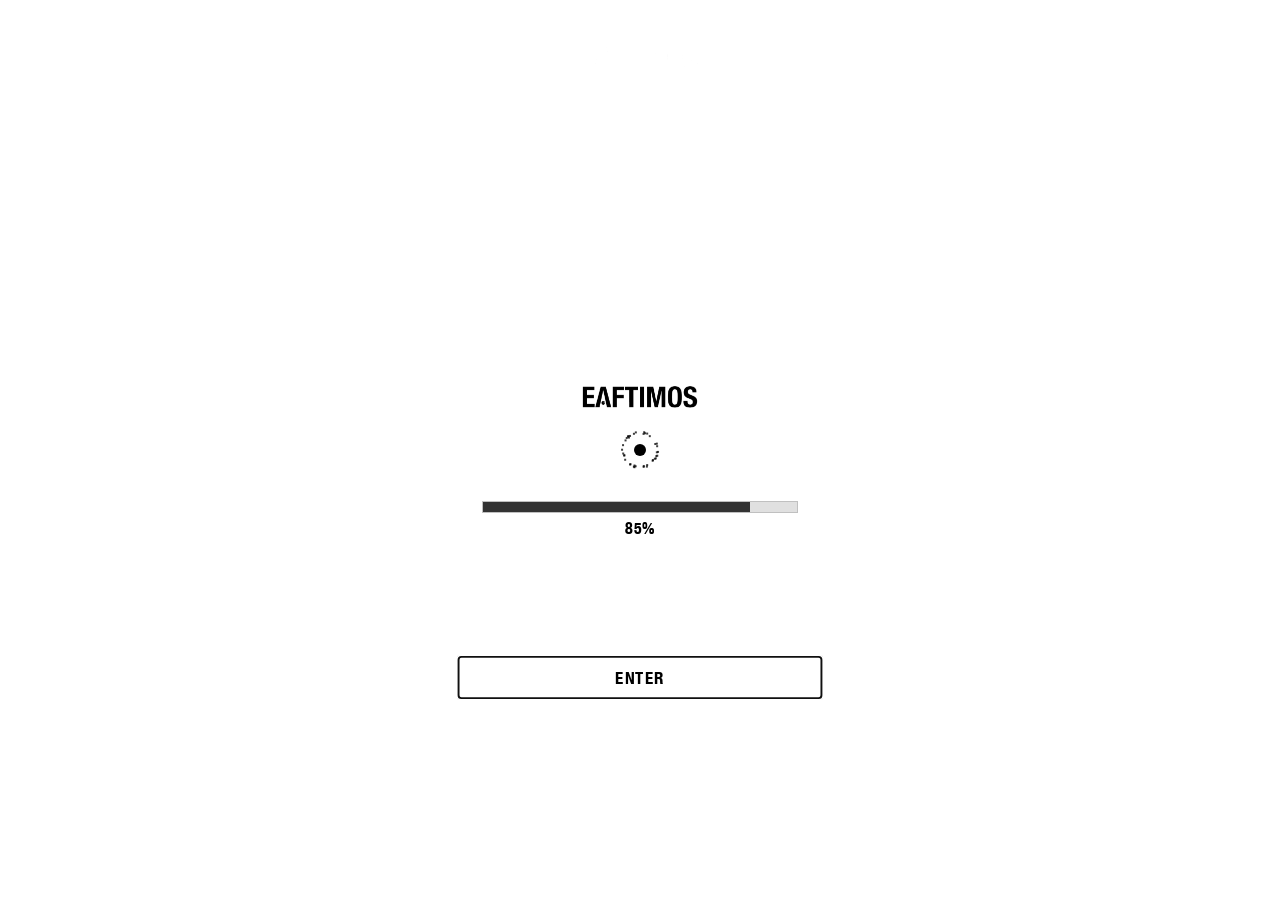
<file: public/index.html>
<!DOCTYPE html>
<html lang="en">

<head>
    <meta charset="UTF-8">
    <meta name="viewport" content="width=device-width, initial-scale=1.0, maximum-scale=1.0, user-scalable=no, viewport-fit=cover">
    <meta http-equiv="X-UA-Compatible" content="ie=edge">
    <title>EAFTIMOS</title>

    <link rel="apple-touch-icon" sizes="180x180" href="assets/images/favicon_io/apple-touch-icon.png">
    <link rel="icon" type="image/png" sizes="32x32" href="assets/images/favicon_io/eaf_white-outline.png">
    <link rel="icon" type="image/png" sizes="16x16" href="assets/images/favicon_io/eaf_white-outline.png">
    <link rel="manifest" href="assets/images/favicon_io/site.webmanifest">
    <link rel="icon" type="image/png" sizes="192x192" href="assets/images/favicon_io/android-chrome-192x192.png">
    <link rel="icon" type="image/png" sizes="512x512" href="assets/images/favicon_io/android-chrome-512x512.png">
<link rel="preconnect" href="https://fonts.googleapis.com">
<link rel="preconnect" href="https://fonts.gstatic.com" crossorigin>
<link href="https://fonts.googleapis.com/css2?family=Bonheur+Royale&display=swap" rel="stylesheet">
    <meta name="description"
        content="An inner house where silence, craft, and the avant-garde meet. Join to receive your access key and early access to releases and updates.">
    <meta name="keywords"
        content="Eaftimos, fashion brand, lifestyle brand, exclusive clothing, premium apparel, streetwear, minimal design, modern fashion, unisex fashion, luxury clothing, belonging, individuality">

    <!-- Preload critical fonts -->
    <link rel="preload" href="assets/fonts/Helvetica.ttf" as="font" type="font/ttf" crossorigin>

    <!-- Google Fonts (non-blocking, moved from CSS @import) -->
    <link rel="preconnect" href="https://fonts.googleapis.com">
    <link rel="preconnect" href="https://fonts.gstatic.com" crossorigin>
    <link rel="stylesheet" href="https://fonts.googleapis.com/css2?family=Luxurious+Script&family=Herr+Von+Muellerhoff&family=Romanesco&family=Tangerine:wght@400;700&family=Ballet&display=swap" media="print" onload="this.media='all'">
    <noscript><link rel="stylesheet" href="https://fonts.googleapis.com/css2?family=Luxurious+Script&family=Herr+Von+Muellerhoff&family=Romanesco&family=Tangerine:wght@400;700&family=Ballet&display=swap"></noscript>

    <!-- Critical CSS (inline for instant preloader render) -->
    <script>if(localStorage.getItem('eftimosPreloaderShown')){document.documentElement.classList.add('preloader-done')}</script>
    <style>
        @font-face{font-family:'Helvetica Neue Condensed Bold';src:url('assets/fonts/Helvetica-Neue-Condensed-Bold.ttf') format('truetype');font-display:swap}
        @font-face{font-family:'Helvetica';src:url('assets/fonts/Helvetica.ttf') format('truetype');font-weight:400;font-display:swap}
        *{margin:0;padding:0;box-sizing:border-box}
        html,body{width:100%;height:100%;overflow:hidden;overscroll-behavior:none}
        body{background:#F0F0F0;font-family:'Helvetica Neue Condensed Bold','Helvetica',sans-serif;overflow:hidden;position:relative}
        html.preloader-done body{background:#fff}
        html.preloader-done .preloader{display:none!important}
        html.preloader-done::after{content:'';position:fixed;inset:0;background:#fff;z-index:2147483647;pointer-events:none}
        html.preloader-done.cover-lifted::after{opacity:0;transition:opacity 0.4s ease;pointer-events:none}
        html.cover-removed::after{display:none!important}
        .preloader{position:fixed;inset:0;width:100vw;height:100vh;min-width:100vw;min-height:100vh;background:#fff!important;z-index:250000!important;display:flex;align-items:center;justify-content:center;opacity:1}
        .preloader-content{display:flex;flex-direction:column;align-items:center;justify-content:center;width:100%;max-width:400px;padding:0 20px}
        .preloader-logo{display:flex;justify-content:center;align-items:center}
        .preloader-logo img{width:280px;height:auto;opacity:0;animation:logoFadeIn 1.2s ease forwards}
        @keyframes logoFadeIn{0%{opacity:0;transform:scale(0.95)}100%{opacity:1;transform:scale(1)}}
        .preloader-sober{background:transparent!important;box-shadow:none;border-radius:0;padding:2rem 1rem;max-width:320px}
        .preloader-sober .preloader-logo img{filter:none;opacity:1}
        .hard-corner{border-radius:0!important}
        .preloader-bar-container{width:100%;min-height:60px;display:flex;flex-direction:column;justify-content:center}
        .preloader-bar-bg{width:100%;height:12px;background:#e0e0e0;border:1px solid #c0c0c0;border-radius:0;overflow:hidden;margin-bottom:0.3rem}
        .preloader-bar{height:100%;width:0%;background:#333;border-radius:0;transition:width 0.3s cubic-bezier(.77,0,.18,1)}
        .preloader-bar-text{display:block;text-align:center;color:#000;font-size:1rem;font-family:'Helvetica Neue Condensed Bold','Helvetica',sans-serif;font-weight:700;letter-spacing:0.04em}
        .preloader-toggles-bottom{position:absolute;left:0;right:0;bottom:2.5rem;width:100%;display:flex;flex-direction:column;align-items:center;gap:0.7rem;z-index:20}
        .sidebar-control-buttons{display:flex;gap:1.2rem;justify-content:center;align-items:center;mix-blend-mode:difference}
        .preloader-toggles-bottom .sidebar-control-buttons{mix-blend-mode:difference}
        .sidebar-control-btn{background:none;border:2px solid #000;border-radius:50%;cursor:pointer;color:#000;padding:8px;display:flex;align-items:center;justify-content:center;transition:all 0.3s ease,border-color 0.5s ease;width:36px;height:36px;pointer-events:all!important;position:relative;z-index:10}
        .sidebar-control-btn *{pointer-events:none}
        .sidebar-control-btn svg{width:20px;height:20px;stroke:#000;transition:stroke 0.5s ease}
        .control-status-message{position:relative;width:100%;text-align:center;color:#333;font-size:11px;font-family:'Helvetica Neue Condensed Bold','Helvetica',sans-serif;font-weight:700;text-transform:uppercase;letter-spacing:0.05em;min-height:16px;margin-top:0.5rem;transition:opacity 0.3s ease;pointer-events:none;opacity:0}
        .control-status-message.show{opacity:0.85}
        .preloader-enter-btn{opacity:0;pointer-events:none;font-family:'Helvetica Neue Condensed Bold',sans-serif;font-size:13px;letter-spacing:6px;text-transform:uppercase;padding:14px 45px;border:1px solid #000;background:transparent;color:#000;cursor:pointer;position:relative;overflow:hidden;transition:opacity .6s,color .3s,transform .2s}
        .preloader-enter-btn.show{opacity:1;pointer-events:auto}
        .preloader-enter-btn:disabled{cursor:not-allowed;opacity:0.4}
        body.preloader-active nav.blending-item{opacity:0!important;pointer-events:none!important;visibility:hidden!important}
        nav.blending-item{opacity:0}
        @media(max-width:600px){.preloader-sober{max-width:98vw;padding:1.2rem 0.5rem;border-radius:0}.preloader-logo img{width:80px}.preloader-bar-bg{height:10px}.preloader-bar-text{font-size:0.95rem}}
    </style>
    <!-- Full CSS (async, non-render-blocking) -->
    <link rel="stylesheet" href="assets/css/style.css?v=20260210f" media="print" onload="this.media='all'">
    <noscript><link rel="stylesheet" href="assets/css/style.css?v=20260210f"></noscript>
</head>

<body class="canvas-body index-page">
    <!-- PRELOADER -->
    <div id="preloader" class="preloader" style="z-index:250000; position:fixed; inset:0; background:#fff;">
        <div class="preloader-content preloader-sober">
            <!-- Logo de la marca -->
            <div class="preloader-logo">
                <img src="assets/images/logo.png" alt="Eaftimos Logo" id="sharedLogoPreloader" width="150" height="auto"
                    draggable="false" style="display:block; max-width: 150px;" />
            </div>
            <div class="preloader-bar-container">
                <div class="preloader-bar-bg hard-corner">
                    <div class="preloader-bar hard-corner" id="preloaderBar"></div>
                </div>
                <span class="preloader-bar-text" id="preloaderBarText">0%</span>
            </div>
            <div class="preloader-toggles-bottom">
                <div class="sidebar-control-buttons">
                    <!-- Visual Effects toggle disabled (hidden, not deleted) -->
                    <button class="sidebar-control-btn" id="preloaderVisualToggle" title="Toggle Visual Effects" style="display:none;">
                        <svg viewBox="0 0 24 24" width="20" height="20" fill="none" stroke="currentColor"
                            stroke-width="2">
                            <path class="eye-open" d="M1 12s4-8 11-8 11 8 11 8-4 8-11 8-11-8-11-8z"></path>
                            <circle class="eye-open" cx="12" cy="12" r="3"></circle>
                            <line class="eye-closed" style="display:none;" x1="1" y1="1" x2="23" y2="23"
                                stroke-linecap="round"></line>
                        </svg>
                    </button>
                    <button class="sidebar-control-btn" id="preloaderSoundToggle" title="Toggle Audio">
                        <svg viewBox="0 0 24 24" width="20" height="20" fill="none" stroke="currentColor"
                            stroke-width="2">
                            <path class="speaker-on" d="M3 9v6c0 1.105.895 2 2 2h4l5 5V4H9c-1.105 0-2 .895-2 2v3z">
                            </path>
                            <path class="speaker-on" d="M17.5 3.5a4 4 0 0 1 0 5.66M19.07 4.93a8 8 0 0 1 0 11.31"></path>
                            <path class="speaker-off" style="display:none;" d="M11 5L6 9H2v6h4l5 5V5z"></path>
                            <line class="speaker-off" style="display:none;" x1="23" y1="9" x2="17" y2="15"></line>
                            <line class="speaker-off" style="display:none;" x1="17" y1="9" x2="23" y2="15"></line>
                        </svg>
                    </button>
                </div>
                <span class="control-status-message" id="preloaderNotification"></span>
            </div>
            <button id="preloaderEnterBtn" class="preloader-enter-btn hard-corner" disabled
                style="display:none;">Enter</button>
        </div>
    </div>
    
    <!-- FINAL DAYS COUNTDOWN POPUP -->
    <div id="finalDaysPopup" class="final-days-popup" style="display:none; opacity:0;">
        <div class="final-days-container">
            <!-- Close Button -->
            <button id="finalDaysClose" class="final-days-close">
                <svg viewBox="0 0 24 24" width="32" height="32" fill="none" stroke="currentColor" stroke-width="2">
                    <line x1="18" y1="6" x2="6" y2="18"></line>
                    <line x1="6" y1="6" x2="18" y2="18"></line>
                </svg>
            </button>
            
            <!-- Text Content -->
            <div class="final-days-text">
                <p class="final-days-quote">Sometimes you have to let things go.</p>
                <h1 class="final-days-title">ARCHIVE — THE FINAL DAYS</h1>
                <p class="final-days-subtitle">The first chapter ends.</p>
                <p class="final-days-note">No restocks.</p>
            </div>
            
            <!-- Action Button -->
            <button id="finalDaysShopBtn" class="final-days-shop-btn">VISIT SHOP</button>
        </div>
    </div>

    <!-- LARGE COUNTDOWN (always visible, changes z-index based on popup state) -->
    <div id="countdownLarge" class="countdown-large countdown-large-fullscreen">
        <div class="countdown-large-content">
            <div class="countdown-large-item">
                <span class="countdown-large-value" id="countdownLargeDays">00</span>
            </div>
            <span class="countdown-large-separator">:</span>
            <div class="countdown-large-item">
                <span class="countdown-large-value" id="countdownLargeHours">00</span>
            </div>
            <span class="countdown-large-separator">:</span>
            <div class="countdown-large-item">
                <span class="countdown-large-value" id="countdownLargeMinutes">00</span>
            </div>
            <span class="countdown-large-separator">:</span>
            <div class="countdown-large-item">
                <span class="countdown-large-value" id="countdownLargeSeconds">00</span>
            </div>
        </div>
    </div>
    
    <!-- Grain Canvas -->
    <canvas id="grainCanvas" style="opacity:0;"></canvas>

    <!-- Background Video TOP -->
    <div id="videos-background" style="opacity:0.2; position: fixed; top: 0; left: 0; width: 100%; height: 100%; z-index: 1; pointer-events: none;">
        <!-- NIERIKA trailer video de fondo -->
        <video autoplay muted loop playsinline preload="auto" style="width: 100%; height: 100%; object-fit: cover; display: block;">
            <source src="assets/vid/nierika/NIERIKA-trailer-1.mp4" type="video/mp4">
        </video>
    </div>

    <nav class="blending-item">
        <div class="nav-container">
            <!-- Menu Hamburguesa -->
            <div class="menu-toggle" id="menuToggle"
                style="opacity:0; pointer-events:none; transition:opacity 0.7s cubic-bezier(.77,0,.18,1);">
                <span></span>
                <span></span>
                <span></span>
            </div>
            <!-- Logo compartido con preloader -->
            <a href="index.html" class="logo shared-logo" data-shape="circle">
                <img src="assets/images/logo-white.png" alt="Eaftimos Logo" id="sharedLogo" width="150" height="auto"
                    draggable="false">
            </a>
        </div>

        <!-- Menú Desplegable -->
        <div class="dropdown-menu" id="dropdownMenu">
            <div class="menu-links">
                <a href="https://shop.eaftimos.com/" target="_blank" rel="noopener noreferrer"
                    class="dropdown-link" data-shape="circle">SHOP</a>
                <div class="dropdown-item-with-submenu" style="display:none;">
                    <button class="dropdown-link dropdown-toggle" id="collectionsToggle">
                        COLLECTIONS
                        <svg class="dropdown-arrow" viewBox="0 0 24 24" width="16" height="16" fill="none"
                            stroke="currentColor" stroke-width="2">
                            <polyline points="6 9 12 15 18 9"></polyline>
                        </svg>
                    </button>
                    <div class="submenu" id="collectionsSubmenu">
                        <a href="#nierika" class="submenu-link">NIERIKA AW26</a>
                        <a href="gallery-view.html" class="submenu-link">RESiLiENCE AW24</a>
                    </div>
                </div>
                <div class="dropdown-item-with-submenu">
                    <button class="dropdown-link dropdown-toggle" id="socialMediaToggle">
                        SOCIAL MEDIA
                        <svg class="dropdown-arrow" viewBox="0 0 24 24" width="16" height="16" fill="none"
                            stroke="currentColor" stroke-width="2">
                            <polyline points="6 9 12 15 18 9"></polyline>
                        </svg>
                    </button>
                    <div class="submenu" id="socialMediaSubmenu">
                        <a href="https://www.instagram.com/eaftimos/" target="_blank" rel="noopener noreferrer" class="submenu-link">INSTAGRAM</a>
                        <a href="https://www.tiktok.com/@eaftimos" target="_blank" rel="noopener noreferrer" class="submenu-link">TIKTOK</a>
                    </div>
                </div>
                <button class="dropdown-link" id="contactBtn" data-shape="circle">CONTACT</button>
            </div>

            <!-- Control Icons in Sidebar -->
            <div class="sidebar-controls">
                <div class="sidebar-control-buttons">
                    <!-- Visual Effects toggle disabled (hidden, not deleted) -->
                    <button class="sidebar-control-btn" id="visualToggle" title="Toggle Visual Effects" style="display:none;">
                        <svg viewBox="0 0 24 24" width="20" height="20" fill="none" stroke="currentColor"
                            stroke-width="2">
                            <!-- Icono de ojo abierto -->
                            <path class="eye-open" d="M1 12s4-8 11-8 11 8 11 8-4 8-11 8-11-8-11-8z"></path>
                            <circle class="eye-open" cx="12" cy="12" r="3"></circle>
                            <!-- Icono de ojo cerrado (oculto inicialmente) -->
                            <line class="eye-closed" style="display:none;" x1="1" y1="1" x2="23" y2="23"
                                stroke-linecap="round"></line>
                        </svg>
                    </button>
                    <button class="sidebar-control-btn" id="audioToggle" title="Toggle Audio">
                        <svg viewBox="0 0 24 24" width="20" height="20" fill="none" stroke="currentColor"
                            stroke-width="2">
                            <!-- Altavoz abierto -->
                            <path class="speaker-on" d="M3 9v6c0 1.105.895 2 2 2h4l5 5V4H9c-1.105 0-2 .895-2 2v3z">
                            </path>
                            <path class="speaker-on" d="M17.5 3.5a4 4 0 0 1 0 5.66M19.07 4.93a8 8 0 0 1 0 11.31"></path>
                            <!-- Altavoz mudo (oculto inicialmente) -->
                            <path class="speaker-off" style="display:none;" d="M11 5L6 9H2v6h4l5 5V5z"></path>
                            <line class="speaker-off" style="display:none;" x1="23" y1="9" x2="17" y2="15"></line>
                            <line class="speaker-off" style="display:none;" x1="17" y1="9" x2="23" y2="15"></line>
                        </svg>
                    </button>
                </div>
                <div class="control-status-message" id="statusMessage"></div>
            </div>
        </div>
    </nav>

    <!-- Contact Form Modal -->
    <div class="contact-modal" id="contactModal">
        <div class="contact-modal-content">
            <button class="contact-close" id="contactClose" data-shape="circle">&times;</button>
            <h2>CONTACT US</h2>
            <form id="contactForm" action="https://formsubmit.co/contact@eaftimos.com" method="POST">
                <!-- FormSubmit Configuration -->
                <input type="hidden" name="_subject" value="New contact from Eaftimos">
                <input type="hidden" name="_captcha" value="false">
                <input type="hidden" name="_template" value="table">
                
                <div class="form-group">
                    <input type="text" id="name" name="name" placeholder="NAME" required data-shape="cross">
                </div>
                <div class="form-group">
                    <input type="email" id="email" name="email" placeholder="EMAIL" required data-shape="cross">
                </div>
                <div class="form-group">
                    <select id="queryType" name="queryType" required data-shape="cross">
                        <option value="" disabled selected>QUERY TYPE</option>
                        <option value="Atelier (Custom Clothing)">ATELIER (CUSTOM CLOTHING)</option>
                        <option value="Styling">STYLING</option>
                        <option value="Press">PRESS</option>
                        <option value="Social Media">SOCIAL MEDIA</option>
                        <option value="Other">OTHER</option>
                    </select>
                </div>
                <div class="form-group">
                    <textarea id="message" name="message" placeholder="MESSAGE" rows="5" required data-shape="cross"></textarea>
                </div>
                <button type="submit" class="submit-btn" data-shape="circle">SEND</button>
            </form>
        </div>
    </div>

    <div id="canvas"></div>

    <div id="image-templates" style="display: none;">
        <!-- Todos los elementos del mapa llevan a clothes-view.html 
        <div class="image-template initial-center">
            <a href="team.html" class="image-link" data-sound="team" data-shape="circle">
                <img src="assets/images/g-6.webp" alt="TEAM" width="170" height="170">
                <span class="tooltip">TEAM</span>
            </a>
        </div>-->
        <!-- CENTER ELEMENTS: NIERIKA VIDEO + REVEAL TEXT (POEMA - LEFT & RIGHT) + LOOKBOOK/SHOOTING/RUNWAY -->
        <div id="nierika-video-template" class="image-template initial-center" data-center-video="true" data-sound="nierika" data-shape="circle">
            <div class="video-link" style="position: relative; cursor: pointer;">
                <video id="nierika-video-player" autoplay loop playsinline preload="auto" style="width: 100%; object-fit: contain; display: block;">
                    <source src="assets/vid/nierika/NIERIKAFF_music_v5.mp4" type="video/mp4">
                </video>
                <span class="tooltip">FASHION FILM</span>
            </div>
        </div>
        <!-- REVEAL TEXT LEFT HALF -->
        <div class="image-template initial-center reveal-text-template reveal-text-left" data-reveal-position="left" data-text="Growth does not answer immediately. &#10;&#10; The earth waits longer than expectation allows." data-sound="locked-in-oneself">
            <div class="reveal-text-container">
                <canvas class="reveal-text-canvas" style="display: block;"></canvas>
            </div>
        </div>
        <!-- REVEAL TEXT RIGHT HALF -->
        <div class="image-template initial-center reveal-text-template reveal-text-right" data-reveal-position="right" data-text="Silence is not absence, but evaluation. &#10;&#10; What is taken must eventually be rebalanced, even if invisibly..." data-sound="locked-in-oneself">
            <div class="reveal-text-container">
                <canvas class="reveal-text-canvas" style="display: block;"></canvas>
            </div>
        </div>
<!--
        <div class="image-template initial-center locked-element" data-outer-nierika="true">
             <div class="image-link" data-sound="nierika" data-shape="circle" style="margin-top: 220px">
                <img src="assets/images/nierika-lookbook/EAFTIMOS_LOOKBOOK-1.jpg" alt="NIERIKA AW26 Lookbook" loading="lazy" >
                <span class="tooltip">LOOKBOOK</span>
            </div> 
        </div>
        <div class="image-template initial-center locked-element" data-outer-nierika="true">
            <div class="image-link" data-sound="nierika" data-shape="circle">
                <img src="assets/images/nierika-campaign/EAFTIMOS_CAMPAIGN-11.jpg" alt="NIERIKA AW26 Shooting" loading="lazy" style="margin-top: 270px">
                <span class="tooltip">SHOOTING</span>
            </div>
        </div>
        <div class="image-template initial-center locked-element" data-outer-nierika="true">
            <div class="image-link" data-sound="nierika" data-shape="circle">
                <img src="assets/images/nierika-runway/Eaftimos_Niekira 12.jpg" alt="NIERIKA AW26 Runway" loading="lazy" style="margin-top: -220px">
                <span class="tooltip">RUNWAY AW26</span>
            </div>
        </div>-->
        
        <!-- OUTER CIRCLE LOCKED ELEMENTS -->
        <div class="image-template locked-element">
            <a href="origin.html" class="image-link" data-sound="origin" data-shape="circle">
                <img src="assets/images/origin-page/origin-n5-thumb.jpg" alt="Fashion Mountain Collection" loading="lazy">
                <span class="tooltip">ORIGIN</span>
            </a>
        </div>
        <div class="image-template locked-element">
            <a href="atelier.html" class="image-link" data-sound="atelier" data-shape="circle">
                <img src="assets/images/g-5.webp" alt="Fashion Collection Winter" loading="lazy" width="170" height="170">
                <span class="tooltip">ATELIER</span>
            </a>
        </div>
        
        <div class="image-template locked-element">
            <a href="press.html" class="image-link" data-sound="press" data-shape="circle">
                <img src="assets/images/press-page/press-gallery-5-thumb.jpeg" alt="Fashion Winter Collection" loading="lazy" width="170" height="170">
                <span class="tooltip">PRESS</span>
            </a>
        </div>
        

        <div class="image-template locked-element">
            <a href="gallery-view.html" class="image-link" data-sound="resilience" data-shape="circle">
                <img src="assets/images/g-2.webp" alt="Fashion Nature Collection" loading="lazy" width="170" height="170">
                <span class="tooltip">RESiLiENCE AW24 COLLECTION</span>
            </a>
        </div>
        <div class="image-template locked-element">
            <a href="bts.html" class="image-link" data-sound="bts" data-shape="circle">
                <img src="assets/images/bts-resiliance/eaftimosbts1499-thumb.jpg" alt="Behind The Scenes" loading="lazy" width="170" height="170">
                <span class="tooltip">RESiLiENCE AW24 BTS</span>
            </a>
        </div>
        <div class="image-template locked-element">
            <a href="about-us.html" class="image-link" data-sound="vision" data-shape="circle">
                <img src="assets/images/vision-page/vision-n3-thumb.jpg" alt="Fashion Winter Collection" loading="lazy" width="170" height="170">
                <span class="tooltip">VISION</span>
            </a>
        </div>

        <!--
        <div class="image-template locked-element video-link" data-sound="locked-in-oneself" data-shape="circle">
            <video autoplay muted loop playsinline width="180" height="320" preload="metadata">
                <source src="assets/vid/reels-mixed-vid.mp4" type="video/mp4">
            </video>
            <span class="tooltip">Preview Reel</span>
        </div>
        -->
    </div>

    <!-- Sonidos -->
    <audio id="noiseSound" src="assets/sounds/white-noise.mp3" preload="none" loop></audio>
    <audio id="whispersSound" src="assets/sounds/whispers.mp3" preload="none" loop></audio>
    <audio id="lockedInSound" src="assets/sounds/locked-in-oneself.mp3" preload="none"></audio>

    <!-- Load scripts with defer for better performance -->
    <script defer src="assets/js/performance-monitor.js"></script>
    <script defer src="assets/js/ui-sounds.js"></script>
    <script defer src="assets/js/script.js?v=20260512a"></script>

    <!-- Darken background on map item hover + preloader + bfcache + intro-zoom -->
    <script defer src="assets/js/index-page.js?v=20260210e"></script>
    <script defer src="assets/js/controls.js?v=20260210f"></script>
    <script defer src="assets/js/handheld-camera.js"></script>
    <script defer src="assets/js/cursor-effect.js"></script>
    <script defer src="assets/js/grain-effect.js?v=20260206"></script>
    <script defer src="assets/js/tooltip-nebula.js"></script>
    <script defer src="assets/js/contact-nebula.js"></script>
    <script defer src="assets/js/reveal-text.js"></script>
    <script defer src="assets/js/final-days-popup.js"></script>

</body>
</html>
</file>
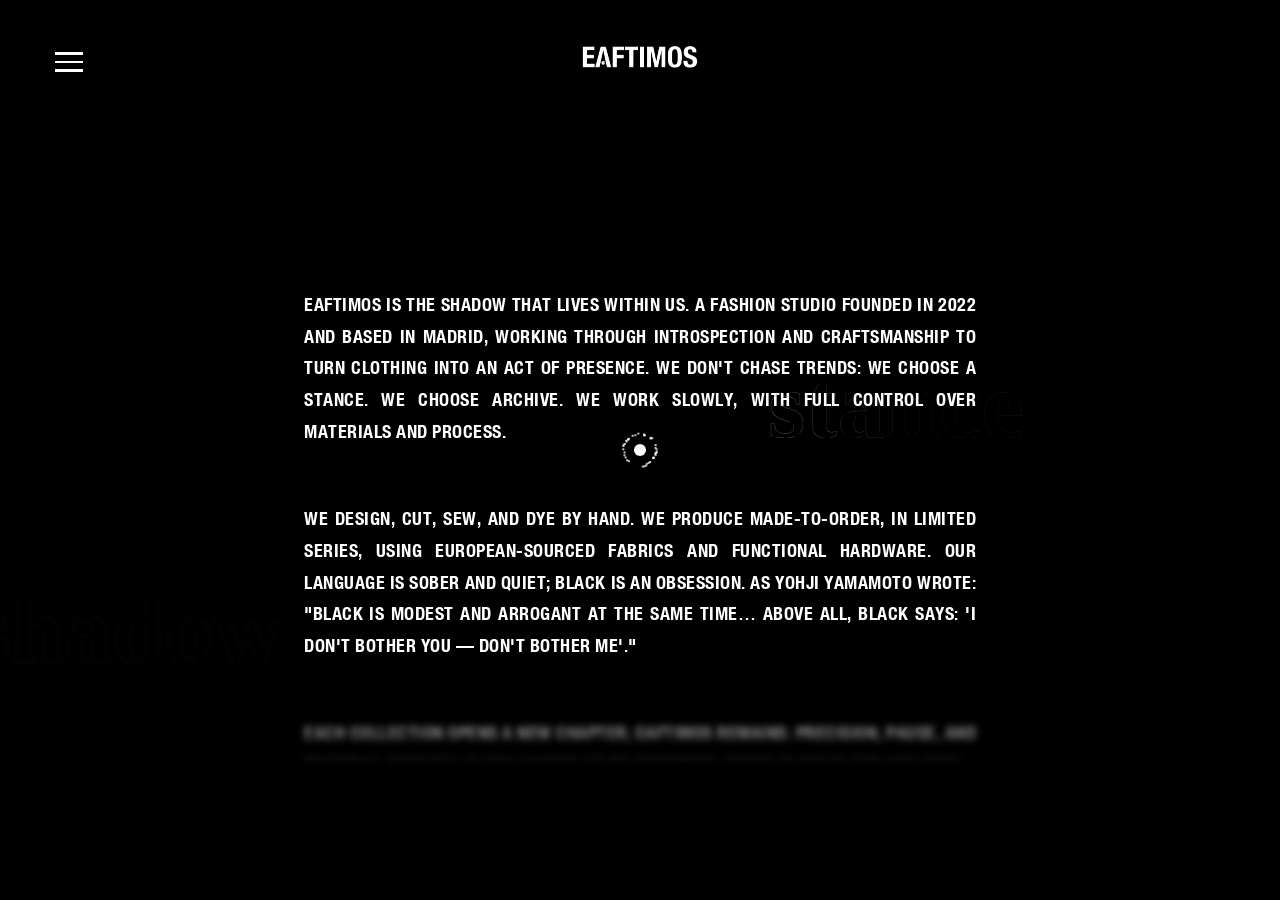
<file: public/about-us.html>
<!DOCTYPE html>
<html lang="en">

<head>
        <style>
        /* Elimina animación global de entrada para esta página */
        body { animation: none !important; }
        </style>
    <meta charset="UTF-8">
    <meta name="viewport" content="width=device-width, initial-scale=1.0, maximum-scale=1.0, user-scalable=no, viewport-fit=cover">
    <title>VISION | EAFTIMOS</title>
    <link rel="apple-touch-icon" sizes="180x180" href="assets/images/favicon_io/apple-touch-icon.png">
    <link rel="icon" type="image/png" sizes="32x32" href="assets/images/favicon_io/eaf_white-outline.png">
    <link rel="icon" type="image/png" sizes="16x16" href="assets/images/favicon_io/eaf_white-outline.png">
    <link rel="manifest" href="assets/images/favicon_io/site.webmanifest">
    <link rel="icon" type="image/png" sizes="192x192" href="assets/images/favicon_io/android-chrome-192x192.png">
    <link rel="icon" type="image/png" sizes="512x512" href="assets/images/favicon_io/android-chrome-512x512.png">

    <meta name="description"
        content="Discover Eaftimos - a fashion studio founded in 2022, working through introspection and craftsmanship.">
    <meta name="keywords"
        content="Eaftimos, fashion brand, about us, vision, minimal design, modern fashion, Madrid">

    <!-- Preload critical fonts -->
    <link rel="preload" href="assets/fonts/Helvetica.ttf" as="font" type="font/ttf" crossorigin>

    <!-- Preload critical CSS -->
    <link rel="stylesheet" href="assets/css/style.css">

    <!-- DNS prefetch for faster resource loading -->
    <link rel="dns-prefetch" href="//fonts.googleapis.com">
    <link rel="preconnect" href="https://fonts.googleapis.com">
    <link rel="preconnect" href="https://fonts.gstatic.com" crossorigin>
    <link href="https://fonts.googleapis.com/css2?family=Cherish&display=swap" rel="stylesheet">

        <!-- Mostrar menú lateral solo cuando el menú está abierto, igual que en index.html -->
        <style>
            /* Forzar .active visualmente cuando body.menu-open, para que se apliquen los estilos de .dropdown-menu.active y .dropdown-menu.active::before */
            body.menu-open #dropdownMenu {
                /* Simula .dropdown-menu.active */
                transform: translateX(0) !important;
            }
            body.menu-open #dropdownMenu::before {
                /* Simula .dropdown-menu.active::before */
                transform: translateX(0) !important;
                pointer-events: all !important;
            }

            /* Estilos específicos para la página About Us */
            body {
                overflow-x: hidden;
                background-color: #1a1a1a;
            }

            .origin-container {
                position: fixed;
                top: 0;
                left: 0;
                width: 100%;
                height: 100vh;
                overflow: hidden;
            }

            /* Video de fondo */
            #videos-background {
                position: fixed;
                top: 0;
                left: 0;
                width: 100%;
                height: 100vh;
                z-index: 0;
                overflow: hidden;
                background-color: #000;
            }

            #videos-background video {
                position: absolute;
                top: 50%;
                left: 50%;
                min-width: 100%;
                min-height: 100%;
                width: auto;
                height: auto;
                transform: translate(-50%, -50%);
                object-fit: cover;
                opacity: 0.45;
            }

            /* Contenedor de texto scrolleable */
            .scroll-content {
                position: fixed;
                top: 50%;
                left: 50%;
                transform: translate(-50%, -50%);
                width: 90%;
                max-width: 800px;
                height: 70vh;
                overflow-y: auto;
                -webkit-overflow-scrolling: touch;
                touch-action: pan-y;
                z-index: 10;
                padding: 3rem;
                background: transparent;
                /* Gradientes de difuminado arriba y abajo */
                -webkit-mask-image: linear-gradient(to bottom, 
                    transparent 0%, 
                    black 10%, 
                    black 90%, 
                    transparent 100%);
                mask-image: linear-gradient(to bottom, 
                    transparent 0%, 
                    black 10%, 
                    black 90%, 
                    transparent 100%);
            }

            /* Scrollbar personalizado */
            .scroll-content::-webkit-scrollbar {
                width: 6px;
            }

            .scroll-content::-webkit-scrollbar-track {
                background: rgba(255, 255, 255, 0.05);
            }

            .scroll-content::-webkit-scrollbar-thumb {
                background: rgba(255, 255, 255, 0.2);
                border-radius: 3px;
            }

            .scroll-content::-webkit-scrollbar-thumb:hover {
                background: rgba(255, 255, 255, 0.3);
            }

            .origin-text {
                color: #ffffff;
                font-family: 'Helvetica Neue Condensed Bold', 'Helvetica', sans-serif;
                line-height: 1.8;
                font-size: 1.1rem;
                letter-spacing: 0.5px;
            }

            .origin-text h1 {
                font-size: 3rem;
                font-weight: bold;
                margin-bottom: 2rem;
                letter-spacing: 2px;
                text-transform: uppercase;
                background: rgba(26, 26, 26, 0.7);
                padding: 1rem;
                backdrop-filter: blur(5px);
            }

            .origin-text h2 {
                font-size: 1.8rem;
                font-weight: bold;
                margin-top: 3rem;
                margin-bottom: 1.5rem;
                letter-spacing: 1px;
                text-transform: uppercase;
                background: rgba(26, 26, 26, 0.7);
                padding: 0.8rem;
                backdrop-filter: blur(5px);
            }

            .origin-text p {
                margin-bottom: 1.5rem;
                text-align: justify;
                background: transparent;
                padding: 1rem;
                filter: blur(0px);
                transition: filter 0.3s ease-out;
                will-change: filter;
            }

            /* Contenedor de imágenes parallax en capa fija */
            .parallax-images-layer {
                position: fixed;
                top: 0;
                left: 0;
                width: 100vw;
                height: 100vh;
                z-index: 5;
                pointer-events: none;
                overflow: visible;
            }

            .parallax-image {
                position: absolute;
                width: 100%;
                max-width: 450px;
                height: auto;
                border-radius: 4px;
                box-shadow: 0 10px 40px rgba(0, 0, 0, 0.6);
                will-change: transform, filter, opacity;
                opacity: 0;
                filter: blur(0px);
                transition: filter 0.3s ease-out, opacity 0.5s ease-out;
            }


            /* Responsive */
            @media (max-width: 768px) {
                .scroll-content {
                    width: 95%;
                    height: 75vh;
                    padding: 2rem;
                }

                .origin-text h1 {
                    font-size: 2rem;
                }

                .origin-text h2 {
                    font-size: 1.4rem;
                }

                .origin-text {
                    font-size: 1rem;
                }

                .parallax-image {
                    max-width: 100%;
                }

            }
        </style>
</head>

<body style="background-color: #1a1a1a;">
    <!-- Fade-in overlay blanco -->
    <div id="entryWhiteOverlay" style="position:fixed;top:0;left:0;width:100vw;height:100vh;background:#fff;z-index:999999;pointer-events:auto;transition:opacity 0.38s cubic-bezier(.77,0,.18,1);opacity:1;"></div>
    <!-- Grain Canvas -->
    <canvas id="grainCanvas" style="opacity: 0.005;"></canvas>

    <nav class="blending-item">
        <div class="nav-container">
            <!-- Menu Hamburguesa -->
            <div class="menu-toggle" id="menuToggle">
                <span></span>
                <span></span>
                <span></span>
            </div>
            
            <!-- Logo Centrado -->
            <a href="index.html" class="logo" data-shape="circle">
                <img src="assets/images/logo-white.png" alt="Eaftimos Logo" width="150" height="auto" draggable="false">
            </a>
        </div>
        
        <!-- Menú Desplegable -->
        <div class="dropdown-menu" id="dropdownMenu">
            <div class="menu-links">
                <a href="https://1peief-wi.myshopify.com/" target="_blank" rel="noopener noreferrer" class="dropdown-link" data-shape="circle">SHOP</a>
                <div class="dropdown-item-with-submenu" style="display:none;">
                    <button class="dropdown-link dropdown-toggle" id="collectionsToggle">
                        COLLECTIONS
                        <svg class="dropdown-arrow" viewBox="0 0 24 24" width="16" height="16" fill="none" stroke="currentColor" stroke-width="2">
                            <polyline points="6 9 12 15 18 9"></polyline>
                        </svg>
                    </button>
                    <div class="submenu" id="collectionsSubmenu">
                        <a href="#nierika" class="submenu-link">NIERIKA AW26</a>
                        <a href="gallery-view.html" class="submenu-link">RESiLiENCE AW24</a>
                    </div>
                </div>
                <div class="dropdown-item-with-submenu">
                    <button class="dropdown-link dropdown-toggle" id="socialMediaToggle">
                        SOCIAL MEDIA
                        <svg class="dropdown-arrow" viewBox="0 0 24 24" width="16" height="16" fill="none" stroke="currentColor" stroke-width="2">
                            <polyline points="6 9 12 15 18 9"></polyline>
                        </svg>
                    </button>
                    <div class="submenu" id="socialMediaSubmenu">
                        <a href="https://www.instagram.com/eaftimos/" target="_blank" rel="noopener noreferrer" class="submenu-link">INSTAGRAM</a>
                        <a href="https://www.tiktok.com/@eaftimos" target="_blank" rel="noopener noreferrer" class="submenu-link">TIKTOK</a>
                    </div>
                </div>
                <button class="dropdown-link" id="contactBtn" data-shape="circle">CONTACT</button>
            </div>
            
            <!-- Control Icons in Sidebar -->
            <div class="sidebar-controls">
                <div class="sidebar-control-buttons">
                    <!-- Visual Effects toggle disabled (hidden, not deleted) -->
                    <button class="sidebar-control-btn" id="visualToggle" title="Toggle Visual Effects" style="display:none;">
                        <svg viewBox="0 0 24 24" width="20" height="20" fill="none" stroke="currentColor" stroke-width="2">
                            <!-- Icono de ojo abierto -->
                            <path class="eye-open" d="M1 12s4-8 11-8 11 8 11 8-4 8-11 8-11-8-11-8z"></path>
                            <circle class="eye-open" cx="12" cy="12" r="3"></circle>
                            <!-- Icono de ojo cerrado (oculto inicialmente) -->
                            <line class="eye-closed" style="display:none;" x1="1" y1="1" x2="23" y2="23" stroke-linecap="round"></line>
                        </svg>
                    </button>
                    <button class="sidebar-control-btn" id="audioToggle" title="Toggle Audio">
                        <svg viewBox="0 0 24 24" width="20" height="20" fill="none" stroke="currentColor" stroke-width="2">
                            <!-- Altavoz abierto -->
                            <path class="speaker-on" d="M3 9v6c0 1.105.895 2 2 2h4l5 5V4H9c-1.105 0-2 .895-2 2v3z"></path>
                            <path class="speaker-on" d="M17.5 3.5a4 4 0 0 1 0 5.66M19.07 4.93a8 8 0 0 1 0 11.31"></path>
                            <!-- Altavoz mudo (oculto inicialmente) -->
                            <path class="speaker-off" style="display:none;" d="M11 5L6 9H2v6h4l5 5V5z"></path>
                            <line class="speaker-off" style="display:none;" x1="23" y1="9" x2="17" y2="15"></line>
                            <line class="speaker-off" style="display:none;" x1="17" y1="9" x2="23" y2="15"></line>
                        </svg>
                    </button>
                </div>
                <div class="control-status-message" id="statusMessage"></div>
            </div>
        </div>
    </nav>

    <!-- Contact Form Modal -->
    <div class="contact-modal" id="contactModal">
        <div class="contact-modal-content">
            <button class="contact-close" id="contactClose">&times;</button>
            <h2>CONTACT US</h2>
            <form id="contactForm" action="https://formsubmit.co/contact@eaftimos.com" method="POST">
                <!-- FormSubmit Configuration -->
                <input type="hidden" name="_subject" value="New contact from Eaftimos About Us">
                <input type="hidden" name="_captcha" value="false">
                <input type="hidden" name="_template" value="table">
                
                <div class="form-group">
                    <input type="text" id="name" name="name" placeholder="NAME" required data-shape="cross">
                </div>
                <div class="form-group">
                    <input type="email" id="email" name="email" placeholder="EMAIL" required data-shape="cross">
                </div>
                <div class="form-group">
                    <select id="queryType" name="queryType" required data-shape="cross">
                        <option value="" disabled selected>QUERY TYPE</option>
                        <option value="Atelier (Custom Clothing)">ATELIER (CUSTOM CLOTHING)</option>
                        <option value="Styling">STYLING</option>
                        <option value="Press">PRESS</option>
                        <option value="Social Media">SOCIAL MEDIA</option>
                        <option value="Other">OTHER</option>
                    </select>
                </div>
                <div class="form-group">
                    <textarea id="message" name="message" placeholder="MESSAGE" rows="5" required data-shape="cross"></textarea>
                </div>
                <button type="submit" class="submit-btn">SEND</button>
            </form>
        </div>
    </div>

    <!-- Background Video -->
    <div id="videos-background">
        <video autoplay muted loop playsinline preload="auto">
            <source src="assets/vid/checking_clothes-vid.mp4" type="video/mp4">
        </video>
    </div>

    <main>
        <div class="origin-container">
            <!-- Capa de títulos parallax (sobre el texto) -->
            <div class="parallax-titles-layer" id="parallaxTitlesLayer">
                <div class="parallax-title" data-speed="0.6" data-position="20" data-horizontal="5">VISION</div>
                <div class="parallax-title" data-speed="0.5" data-position="45" data-horizontal="70">STANCE</div>
                <div class="parallax-title" data-speed="0.7" data-position="70" data-horizontal="10">SHADOW</div>
            </div>

            <!-- Capa de imágenes parallax (detrás del texto) -->
            <div class="parallax-images-layer" id="parallaxImagesLayer">
                <img src="assets/images/vision-page/vision-n3.jpg" alt="Eaftimos Vision" class="parallax-image" data-speed="0.38" data-position="50" data-horizontal="50">
            </div>

            <!-- Contenido de texto scrolleable -->
            <div class="scroll-content" id="scrollContent">
                <div class="origin-text">
                    <div style="height: 10vh;"></div>
                    <p>EAFTIMOS IS THE SHADOW THAT LIVES WITHIN US. A FASHION STUDIO FOUNDED IN 2022 AND BASED IN MADRID, WORKING THROUGH INTROSPECTION AND CRAFTSMANSHIP TO TURN CLOTHING INTO AN ACT OF PRESENCE. WE DON'T CHASE TRENDS: WE CHOOSE A STANCE. WE CHOOSE ARCHIVE. WE WORK SLOWLY, WITH FULL CONTROL OVER MATERIALS AND PROCESS.</p>

                    <p>WE DESIGN, CUT, SEW, AND DYE BY HAND. WE PRODUCE MADE-TO-ORDER, IN LIMITED SERIES, USING EUROPEAN-SOURCED FABRICS AND FUNCTIONAL HARDWARE. OUR LANGUAGE IS SOBER AND QUIET; BLACK IS AN OBSESSION. AS YOHJI YAMAMOTO WROTE: "BLACK IS MODEST AND ARROGANT AT THE SAME TIME… ABOVE ALL, BLACK SAYS: 'I DON'T BOTHER YOU — DON'T BOTHER ME'."</p>

                    <p>EACH COLLECTION OPENS A NEW CHAPTER; EAFTIMOS REMAINS: PRECISION, PAUSE, AND MATERIAL HONESTY. IF YOU CHOOSE TO BE DIFFERENT, THERE IS SPACE FOR YOU HERE.</p>

                    <div style="height: 20vh;"></div>
                </div>
            </div>
        </div>
    </main>

    <!-- Sonidos - Sistema de crossfade manual -->
    <audio id="noiseSound" src="assets/sounds/breathing.mp3" preload="auto"></audio>
    <audio id="whispersSound" src="assets/sounds/breathing.mp3" preload="auto"></audio>

    <script>
    // IMPORTANTE: Configurar ANTES de cargar controls.js
    window.preloaderEnterPressed = true; // Esta página no tiene preloader
    </script>

    <!-- Load scripts -->
    <script defer src="assets/js/ui-sounds.js"></script>
    <script defer src="assets/js/cursor-effect.js"></script>
    <script defer src="assets/js/parallax-title-reveal.js"></script>
    <script src="assets/js/tooltip-nebula.js"></script>
    <script src="assets/js/controls.js?v=20260210f"></script>

    <script>
    // Fade-in blanco rápido al entrar
    window.addEventListener('load', function() {
        var overlay = document.getElementById('entryWhiteOverlay');
        if (overlay) {
            setTimeout(function() {
                overlay.style.opacity = '0';
                setTimeout(function() {
                    overlay.parentNode && overlay.parentNode.removeChild(overlay);
                }, 380);
            }, 10);
        }
    });

    // Overlay fade blanco al hacer click en el logo superior
    document.addEventListener('DOMContentLoaded', function() {
        var logoLink = document.querySelector('a.logo');
        if (logoLink) {
            logoLink.addEventListener('click', function(e) {
                e.preventDefault();
                
                // Fade out rápido del audio
                const noiseSound = document.getElementById('noiseSound');
                const whispersSound = document.getElementById('whispersSound');
                const fadeDuration = 300;
                const startTime = performance.now();
                
                function fadeOutAudio() {
                    const elapsed = performance.now() - startTime;
                    const progress = Math.min(1, elapsed / fadeDuration);
                    const eased = 1 - Math.pow(1 - progress, 3);
                    const volume = 1 - eased;
                    
                    if (noiseSound && window.noiseGain) {
                        window.noiseGain.gain.value *= volume;
                    }
                    
                    if (whispersSound && window.whispersGain) {
                        window.whispersGain.gain.value *= volume;
                    }
                    
                    if (progress < 1) {
                        requestAnimationFrame(fadeOutAudio);
                    } else {
                        if (noiseSound) noiseSound.pause();
                        if (whispersSound) whispersSound.pause();
                    }
                }
                
                fadeOutAudio();
                
                // Crear overlay blanco
                var overlay = document.createElement('div');
                overlay.style.position = 'fixed';
                overlay.style.top = '0';
                overlay.style.left = '0';
                overlay.style.width = '100vw';
                overlay.style.height = '100vh';
                overlay.style.background = '#fff';
                overlay.style.zIndex = '250000';
                overlay.style.pointerEvents = 'auto';
                overlay.style.transition = 'opacity 0.38s cubic-bezier(.77,0,.18,1)';
                overlay.style.opacity = '0';
                document.body.appendChild(overlay);
                void overlay.offsetWidth;
                overlay.style.opacity = '1';
                
                setTimeout(function() {
                    window.location.href = logoLink.href;
                }, 320);
            });
        }

        // ============================================
        // PARALLAX SCROLL EFFECT FOR IMAGES WITH BLUR
        // ============================================
        const scrollContent = document.getElementById('scrollContent');
        const parallaxImages = document.querySelectorAll('.parallax-image');
        const parallaxTitles = document.querySelectorAll('.parallax-title');
        const textParagraphs = document.querySelectorAll('.origin-text p');
        const viewportCenterY = window.innerHeight / 2;
        const focusOffset = 150; // pixels de offset desde el centro
        const maxBlur = 8; // píxeles máximos de blur

        function calculateBlurForImage(position, scrollTop, scrollHeight) {
            // Calcular la posición Y actual de la imagen en el viewport
            const imagePosition = (position / 100) * window.innerHeight;
            const distanceFromCenter = Math.abs(imagePosition - viewportCenterY);
            
            if (distanceFromCenter <= focusOffset) {
                return 0; // Sin blur en el centro
            }
            
            // Calcular blur proporcional a la distancia
            const blurAmount = Math.min(
                ((distanceFromCenter - focusOffset) / 300) * maxBlur,
                maxBlur
            );
            
            return blurAmount;
        }

        function calculateBlur(elementRect) {
            const elementCenterY = elementRect.top + elementRect.height / 2;
            const distanceFromCenter = Math.abs(elementCenterY - viewportCenterY);
            
            if (distanceFromCenter <= focusOffset) {
                return 0; // Sin blur en el centro
            }
            
            // Calcular blur proporcional a la distancia
            const blurAmount = Math.min(
                ((distanceFromCenter - focusOffset) / 300) * maxBlur,
                maxBlur
            );
            
            return blurAmount;
        }

        scrollContent.addEventListener('scroll', function() {
            const scrollTop = scrollContent.scrollTop;
            const scrollHeight = scrollContent.scrollHeight - scrollContent.clientHeight;
            const scrollProgress = scrollTop / scrollHeight;

            // Aplicar parallax, blur y opacidad a las imágenes
            parallaxImages.forEach((img) => {
                const speed = parseFloat(img.getAttribute('data-speed')) || 0.3;
                const position = parseFloat(img.getAttribute('data-position')) || 50;
                const horizontal = parseFloat(img.getAttribute('data-horizontal')) || 50;
                
                // Calcular la posición vertical de la imagen basada en el progreso del scroll
                const basePosition = (position / 100) * scrollHeight;
                const offset = (scrollTop - basePosition) * speed;
                
                // Posicionar la imagen
                img.style.left = `${horizontal}%`;
                img.style.top = `${position}%`;
                img.style.transform = `translate(-50%, calc(-50% + ${offset}px))`;
                
                // Calcular y aplicar blur basado en su posición en pantalla
                const blurAmount = calculateBlurForImage(position, scrollTop, scrollHeight);
                img.style.filter = `blur(${blurAmount}px)`;
                
                // Calcular opacidad basada en el progreso del scroll
                // Cada imagen se activa en un rango específico del scroll
                const imageScrollPosition = position / 100; // posición normalizada (0-1)
                const fadeRange = 0.15; // rango de fade in/out
                
                let opacity = 0;
                
                // Calcular distancia del scroll actual a la posición de la imagen
                const distanceToImage = Math.abs(scrollProgress - imageScrollPosition);
                
                if (distanceToImage < fadeRange) {
                    // Dentro del rango, calcular opacidad
                    opacity = 1 - (distanceToImage / fadeRange);
                }
                
                img.style.opacity = opacity;
            });
            
            // Aplicar parallax a los títulos
            parallaxTitles.forEach((title) => {
                const speed = parseFloat(title.getAttribute('data-speed')) || 0.5;
                const position = parseFloat(title.getAttribute('data-position')) || 50;
                const horizontal = parseFloat(title.getAttribute('data-horizontal')) || 50;
                
                // Calcular offset parallax (los títulos se mueven más lento que el scroll)
                const parallaxOffset = scrollTop * speed;
                
                // Posicionar el título
                title.style.left = `${horizontal}%`;
                title.style.top = `${position}%`;
                title.style.transform = `translate(-50%, calc(-50% - ${parallaxOffset}px))`;
                
                // Calcular la posición actual del título en el viewport
                const titleRect = title.getBoundingClientRect();
                const titleCenterY = titleRect.top + titleRect.height / 2;
                const distanceFromCenter = Math.abs(titleCenterY - viewportCenterY);
                
                // Calcular opacidad basada en distancia al centro
                const fadeDistance = 250; // píxeles desde el centro donde empieza el fade
                let opacity = 0.7;
                
                if (distanceFromCenter > focusOffset) {
                    opacity = Math.max(0, 0.7 - ((distanceFromCenter - focusOffset) / fadeDistance) * 0.7);
                }
                
                // Calcular blur basado en distancia al centro
                let blurAmount = 0;
                if (distanceFromCenter > focusOffset) {
                    blurAmount = Math.min(
                        ((distanceFromCenter - focusOffset) / 200) * maxBlur,
                        maxBlur
                    );
                }
                
                title.style.opacity = opacity;
                title.style.filter = `blur(${blurAmount}px)`;
            });
            
            // Aplicar blur a los párrafos de texto
            textParagraphs.forEach((p) => {
                const pRect = p.getBoundingClientRect();
                const blurAmount = calculateBlur(pRect);
                p.style.filter = `blur(${blurAmount}px)`;
            });
        });
        
        // Ejecutar al cargar para establecer el estado inicial
        scrollContent.dispatchEvent(new Event('scroll'));

        // ============================================
        // DRAG TO SCROLL FUNCTIONALITY (solo para dispositivos no táctiles)
        // ============================================
        const isTouchDevice = ('ontouchstart' in window) || (navigator.maxTouchPoints > 0);
        
        if (!isTouchDevice) {
            let isDown = false;
            let startY;
            let scrollTop;
            let velocity = 0;
            let momentumID;

            scrollContent.addEventListener('mousedown', (e) => {
                isDown = true;
                scrollContent.style.cursor = 'grabbing';
                scrollContent.style.userSelect = 'none';
                startY = e.pageY - scrollContent.offsetTop;
                scrollTop = scrollContent.scrollTop;
                cancelMomentumTracking();
            });

            scrollContent.addEventListener('mouseleave', () => {
                isDown = false;
                scrollContent.style.cursor = 'grab';
            });

            scrollContent.addEventListener('mouseup', () => {
                isDown = false;
                scrollContent.style.cursor = 'grab';
                beginMomentumTracking();
            });

            scrollContent.addEventListener('mousemove', (e) => {
                if (!isDown) return;
                e.preventDefault();
                const y = e.pageY - scrollContent.offsetTop;
                const walk = (y - startY) * 2;
                const prevScrollTop = scrollContent.scrollTop;
                scrollContent.scrollTop = scrollTop - walk;
                velocity = scrollContent.scrollTop - prevScrollTop;
            });

            // Momentum scrolling
            function beginMomentumTracking() {
                cancelMomentumTracking();
                momentumID = requestAnimationFrame(momentumLoop);
            }

            function cancelMomentumTracking() {
                cancelAnimationFrame(momentumID);
            }

            function momentumLoop() {
                scrollContent.scrollTop -= velocity;
                velocity *= 0.95;
                if (Math.abs(velocity) > 0.5) {
                    momentumID = requestAnimationFrame(momentumLoop);
                }
            }

            // Set cursor style
            scrollContent.style.cursor = 'grab';
        }
    });
    </script>
</body>

</html>
</file>
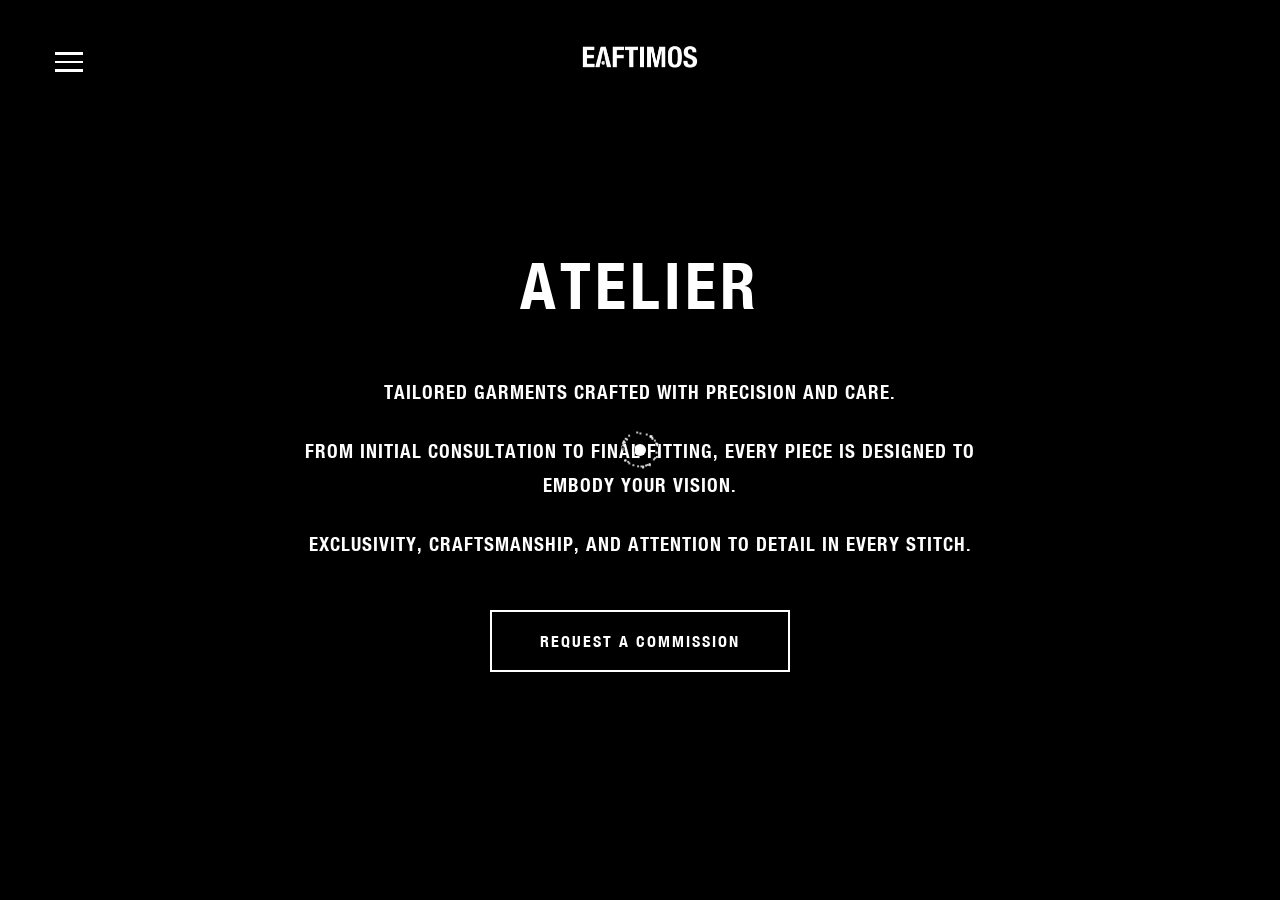
<file: public/atelier.html>
<!DOCTYPE html>
<html lang="en">

<head>
        <style>
        /* Elimina animación global de entrada para esta página */
        body { animation: none !important; }
        </style>
    <meta charset="UTF-8">
    <meta name="viewport" content="width=device-width, initial-scale=1.0, maximum-scale=1.0, user-scalable=no, viewport-fit=cover">
    <title>ATELIER | EAFTIMOS</title>
    <link rel="apple-touch-icon" sizes="180x180" href="assets/images/favicon_io/apple-touch-icon.png">
    <link rel="icon" type="image/png" sizes="32x32" href="assets/images/favicon_io/eaf_white-outline.png">
    <link rel="icon" type="image/png" sizes="16x16" href="assets/images/favicon_io/eaf_white-outline.png">
    <link rel="manifest" href="assets/images/favicon_io/site.webmanifest">
    <link rel="icon" type="image/png" sizes="192x192" href="assets/images/favicon_io/android-chrome-192x192.png">
    <link rel="icon" type="image/png" sizes="512x512" href="assets/images/favicon_io/android-chrome-512x512.png">

    <meta name="description"
        content="Atelier - Custom tailored garments by Eaftimos.">
    <meta name="keywords"
        content="Eaftimos, atelier, custom, tailored, fashion, bespoke">

    <!-- Preload critical fonts -->
    <link rel="preload" href="assets/fonts/Helvetica.ttf" as="font" type="font/ttf" crossorigin>

    <!-- Preload critical CSS -->
    <link rel="stylesheet" href="assets/css/style.css">

    <!-- DNS prefetch for faster resource loading -->
    <link rel="dns-prefetch" href="//fonts.googleapis.com">
    <link rel="preconnect" href="https://fonts.googleapis.com">
    <link rel="preconnect" href="https://fonts.gstatic.com" crossorigin>
    <link href="https://fonts.googleapis.com/css2?family=Cherish&display=swap" rel="stylesheet">

        <!-- Mostrar menú lateral solo cuando el menú está abierto, igual que en index.html -->
        <style>
            /* Forzar .active visualmente cuando body.menu-open, para que se apliquen los estilos de .dropdown-menu.active y .dropdown-menu.active::before */
            body.menu-open #dropdownMenu {
                /* Simula .dropdown-menu.active */
                transform: translateX(0) !important;
            }
            body.menu-open #dropdownMenu::before {
                /* Simula .dropdown-menu.active::before */
                transform: translateX(0) !important;
                pointer-events: all !important;
            }

            /* Estilos específicos para la página Atelier */
            body {
                overflow: hidden;
                background-color: #1a1a1a;
            }

            .atelier-container {
                position: fixed;
                top: 0;
                left: 0;
                width: 100%;
                height: 100vh;
                overflow: hidden;
                display: flex;
                align-items: center;
                justify-content: center;
                perspective: 1000px;
            }

            /* Video de fondo */
            #videos-background {
                position: fixed;
                top: 0;
                left: 0;
                width: 100%;
                height: 100vh;
                z-index: 0;
                overflow: hidden;
                background-color: #000;
            }

            #videos-background video {
                position: absolute;
                top: 50%;
                left: 50%;
                min-width: 100%;
                min-height: 100%;
                width: auto;
                height: auto;
                transform: translate(-50%, -50%);
                object-fit: cover;
            }

            /* Contenedor de texto fijo */
            .atelier-content {
                position: relative;
                z-index: 10;
                text-align: center;
                max-width: 800px;
                padding: 3rem;
                opacity: 0;
                transform: translateY(30px) scale(0.95);
                animation: contentFadeIn 1.2s cubic-bezier(0.16, 1, 0.3, 1) forwards;
                animation-delay: 0.3s;
                transition: transform 0.3s cubic-bezier(0.16, 1, 0.3, 1);
            }

            @keyframes contentFadeIn {
                to {
                    opacity: 1;
                    transform: translateY(0) scale(1);
                }
            }

            .atelier-text {
                color: #ffffff;
                font-family: 'Helvetica Neue Condensed Bold', 'Helvetica', sans-serif;
                line-height: 1.8;
                margin-bottom: 3rem;
            }

            .atelier-text h1 {
                font-size: 4rem;
                font-weight: bold;
                margin-bottom: 2rem;
                letter-spacing: 4px;
                text-transform: uppercase;
                opacity: 0;
                transform: translateY(20px);
                animation: textReveal 0.8s cubic-bezier(0.16, 1, 0.3, 1) forwards;
                animation-delay: 0.6s;
            }

            .atelier-text p {
                font-size: 1.2rem;
                letter-spacing: 1px;
                margin-bottom: 1.5rem;
                text-align: center;
                opacity: 0;
                transform: translateY(15px);
                animation: textReveal 0.8s cubic-bezier(0.16, 1, 0.3, 1) forwards;
            }

            .atelier-text p:nth-of-type(1) {
                animation-delay: 0.8s;
            }

            .atelier-text p:nth-of-type(2) {
                animation-delay: 1s;
            }

            .atelier-text p:nth-of-type(3) {
                animation-delay: 1.2s;
            }

            @keyframes textReveal {
                to {
                    opacity: 1;
                    transform: translateY(0);
                }
            }

            /* Botón de solicitud */
            .request-btn {
                background: transparent;
                color: #ffffff;
                border: 2px solid #ffffff;
                padding: 1.2rem 3rem;
                font-size: 1rem;
                font-family: 'Helvetica Neue Condensed Bold', 'Helvetica', sans-serif;
                letter-spacing: 2px;
                text-transform: uppercase;
                cursor: pointer;
                transition: all 0.4s cubic-bezier(0.16, 1, 0.3, 1);
                position: relative;
                overflow: hidden;
                opacity: 0;
                transform: translateY(15px);
                animation: textReveal 0.8s cubic-bezier(0.16, 1, 0.3, 1) forwards;
                animation-delay: 1.4s;
            }

            .request-btn::before {
                content: '';
                position: absolute;
                top: 0;
                left: -100%;
                width: 100%;
                height: 100%;
                background: #ffffff;
                transition: left 0.4s cubic-bezier(0.16, 1, 0.3, 1);
                z-index: -1;
            }

            .request-btn:hover {
                color: #1a1a1a;
            }

            .request-btn:hover::before {
                left: 0;
            }

            /* Efecto parallax sutil */
            .atelier-content.parallax-active {
                transition: transform 0.15s ease-out;
            }

            /* Responsive */
            @media (max-width: 768px) {
                .atelier-content {
                    width: 95%;
                    padding: 2rem;
                    margin: 0 1rem;
                }

                .atelier-text h1 {
                    font-size: 2.5rem;
                    letter-spacing: 2px;
                }

                .atelier-text p {
                    font-size: 1rem;
                }

                .request-btn {
                    padding: 1rem 2rem;
                    font-size: 0.9rem;
                }
            }

            @media (prefers-reduced-motion: reduce) {
                .atelier-content,
                .atelier-text h1,
                .atelier-text p,
                .request-btn {
                    animation: none;
                    opacity: 1;
                    transform: none;
                }
            }
        </style>
</head>

<body style="background-color: #1a1a1a;">
    <!-- Fade-in overlay blanco -->
    <div id="entryWhiteOverlay" style="position:fixed;top:0;left:0;width:100vw;height:100vh;background:#fff;z-index:999999;pointer-events:auto;transition:opacity 0.38s cubic-bezier(.77,0,.18,1);opacity:1;"></div>
    <!-- Grain Canvas -->
    <canvas id="grainCanvas" style="opacity: 0.005;"></canvas>

    <nav class="blending-item">
        <div class="nav-container">
            <!-- Menu Hamburguesa -->
            <div class="menu-toggle" id="menuToggle">
                <span></span>
                <span></span>
                <span></span>
            </div>
            
            <!-- Logo Centrado -->
            <a href="index.html" class="logo" data-shape="circle">
                <img src="assets/images/logo-white.png" alt="Eftimos Logo" width="150" height="auto" draggable="false">
            </a>
        </div>
        
        <!-- Menú Desplegable -->
        <div class="dropdown-menu" id="dropdownMenu">
            <div class="menu-links">
                <a href="https://1peief-wi.myshopify.com/" target="_blank" rel="noopener noreferrer" class="dropdown-link" data-shape="circle">SHOP</a>
                <div class="dropdown-item-with-submenu" style="display:none;">
                    <button class="dropdown-link dropdown-toggle" id="collectionsToggle">
                        COLLECTIONS
                        <svg class="dropdown-arrow" viewBox="0 0 24 24" width="16" height="16" fill="none" stroke="currentColor" stroke-width="2">
                            <polyline points="6 9 12 15 18 9"></polyline>
                        </svg>
                    </button>
                    <div class="submenu" id="collectionsSubmenu">
                        <a href="#nierika" class="submenu-link">NIERIKA AW26</a>
                        <a href="gallery-view.html" class="submenu-link">RESiLiENCE AW24</a>
                    </div>
                </div>
                <div class="dropdown-item-with-submenu">
                    <button class="dropdown-link dropdown-toggle" id="socialMediaToggle">
                        SOCIAL MEDIA
                        <svg class="dropdown-arrow" viewBox="0 0 24 24" width="16" height="16" fill="none" stroke="currentColor" stroke-width="2">
                            <polyline points="6 9 12 15 18 9"></polyline>
                        </svg>
                    </button>
                    <div class="submenu" id="socialMediaSubmenu">
                        <a href="https://www.instagram.com/eaftimos/" target="_blank" rel="noopener noreferrer" class="submenu-link">INSTAGRAM</a>
                        <a href="https://www.tiktok.com/@eaftimos" target="_blank" rel="noopener noreferrer" class="submenu-link">TIKTOK</a>
                    </div>
                </div>
                <button class="dropdown-link" id="contactBtn" data-shape="circle">CONTACT</button>
            </div>
            
            <!-- Control Icons in Sidebar -->
            <div class="sidebar-controls">
                <div class="sidebar-control-buttons">
                    <!-- Visual Effects toggle disabled (hidden, not deleted) -->
                    <button class="sidebar-control-btn" id="visualToggle" title="Toggle Visual Effects" style="display:none;">
                        <svg viewBox="0 0 24 24" width="20" height="20" fill="none" stroke="currentColor" stroke-width="2">
                            <!-- Icono de ojo abierto -->
                            <path class="eye-open" d="M1 12s4-8 11-8 11 8 11 8-4 8-11 8-11-8-11-8z"></path>
                            <circle class="eye-open" cx="12" cy="12" r="3"></circle>
                            <!-- Icono de ojo cerrado (oculto inicialmente) -->
                            <line class="eye-closed" style="display:none;" x1="1" y1="1" x2="23" y2="23" stroke-linecap="round"></line>
                        </svg>
                    </button>
                    <button class="sidebar-control-btn" id="audioToggle" title="Toggle Audio">
                        <svg viewBox="0 0 24 24" width="20" height="20" fill="none" stroke="currentColor" stroke-width="2">
                            <!-- Altavoz abierto -->
                            <path class="speaker-on" d="M3 9v6c0 1.105.895 2 2 2h4l5 5V4H9c-1.105 0-2 .895-2 2v3z"></path>
                            <path class="speaker-on" d="M17.5 3.5a4 4 0 0 1 0 5.66M19.07 4.93a8 8 0 0 1 0 11.31"></path>
                            <!-- Altavoz mudo (oculto inicialmente) -->
                            <path class="speaker-off" style="display:none;" d="M11 5L6 9H2v6h4l5 5V5z"></path>
                            <line class="speaker-off" style="display:none;" x1="23" y1="9" x2="17" y2="15"></line>
                            <line class="speaker-off" style="display:none;" x1="17" y1="9" x2="23" y2="15"></line>
                        </svg>
                    </button>
                </div>
                <div class="control-status-message" id="statusMessage"></div>
            </div>
        </div>
    </nav>

    <!-- Contact Form Modal -->
    <div class="contact-modal" id="contactModal">
        <div class="contact-modal-content">
            <button class="contact-close" id="contactClose">&times;</button>
            <h2>CONTACT US</h2>
            <form id="contactForm" action="https://formsubmit.co/contact@eaftimos.com" method="POST">
                <!-- FormSubmit Configuration -->
                <input type="hidden" name="_subject" value="New contact from Eftimos Atelier">
                <input type="hidden" name="_captcha" value="false">
                <input type="hidden" name="_template" value="table">
                
                <div class="form-group">
                    <input type="text" id="name" name="name" placeholder="NAME" required data-shape="cross">
                </div>
                <div class="form-group">
                    <input type="email" id="email" name="email" placeholder="EMAIL" required data-shape="cross">
                </div>
                <div class="form-group">
                    <select id="queryType" name="queryType" required data-shape="cross">
                        <option value="" disabled selected>QUERY TYPE</option>
                        <option value="Atelier (Custom Clothing)">ATELIER (CUSTOM CLOTHING)</option>
                        <option value="Styling">STYLING</option>
                        <option value="Press">PRESS</option>
                        <option value="Social Media">SOCIAL MEDIA</option>
                        <option value="Other">OTHER</option>
                    </select>
                </div>
                <div class="form-group">
                    <textarea id="message" name="message" placeholder="MESSAGE" rows="5" required data-shape="cross"></textarea>
                </div>
                <button type="submit" class="submit-btn">SEND</button>
            </form>
        </div>
    </div>

    <!-- Background Video -->
    <div id="videos-background">
        <video autoplay muted loop playsinline preload="auto">
            <source src="assets/vid/top-clothes-vid.mov" type="video/mp4">
        </video>
    </div>

    <main>
        <div class="atelier-container">
            <!-- Contenido fijo centrado -->
            <div class="atelier-content">
                <div class="atelier-text">
                    <h1>ATELIER</h1>
                    <p>TAILORED GARMENTS CRAFTED WITH PRECISION AND CARE.</p>
                    <p>FROM INITIAL CONSULTATION TO FINAL FITTING, EVERY PIECE IS DESIGNED TO EMBODY YOUR VISION.</p>
                    <p>EXCLUSIVITY, CRAFTSMANSHIP, AND ATTENTION TO DETAIL IN EVERY STITCH.</p>
                </div>
                <button class="request-btn" id="requestBtn">REQUEST A COMMISSION</button>
            </div>
        </div>
    </main>

    <!-- Sonidos - Sistema de crossfade manual -->
    <audio id="noiseSound" src="assets/sounds/breathing.mp3" preload="auto"></audio>
    <audio id="whispersSound" src="assets/sounds/breathing.mp3" preload="auto"></audio>

    <script>
    // IMPORTANTE: Configurar ANTES de cargar controls.js
    window.preloaderEnterPressed = true; // Esta página no tiene preloader
    </script>

    <!-- Load scripts -->
    <script defer src="assets/js/ui-sounds.js"></script>
    <script defer src="assets/js/cursor-effect.js"></script>
    <script src="assets/js/tooltip-nebula.js"></script>
    <script src="assets/js/controls.js?v=20260210f"></script>

    <script>
    // Fade-in blanco rápido al entrar
    window.addEventListener('load', function() {
        var overlay = document.getElementById('entryWhiteOverlay');
        if (overlay) {
            setTimeout(function() {
                overlay.style.opacity = '0';
                setTimeout(function() {
                    overlay.parentNode && overlay.parentNode.removeChild(overlay);
                }, 380);
            }, 10);
        }
    });

    // Overlay fade blanco al hacer click en el logo superior
    document.addEventListener('DOMContentLoaded', function() {
        var logoLink = document.querySelector('a.logo');
        if (logoLink) {
            logoLink.addEventListener('click', function(e) {
                e.preventDefault();
                
                // Fade out rápido del audio
                const noiseSound = document.getElementById('noiseSound');
                const whispersSound = document.getElementById('whispersSound');
                const fadeDuration = 300;
                const startTime = performance.now();
                
                function fadeOutAudio() {
                    const elapsed = performance.now() - startTime;
                    const progress = Math.min(1, elapsed / fadeDuration);
                    const eased = 1 - Math.pow(1 - progress, 3);
                    const volume = 1 - eased;
                    
                    if (noiseSound && window.noiseGain) {
                        window.noiseGain.gain.value *= volume;
                    }
                    
                    if (whispersSound && window.whispersGain) {
                        window.whispersGain.gain.value *= volume;
                    }
                    
                    if (progress < 1) {
                        requestAnimationFrame(fadeOutAudio);
                    } else {
                        if (noiseSound) noiseSound.pause();
                        if (whispersSound) whispersSound.pause();
                    }
                }
                
                fadeOutAudio();
                
                // Crear overlay blanco
                var overlay = document.createElement('div');
                overlay.style.position = 'fixed';
                overlay.style.top = '0';
                overlay.style.left = '0';
                overlay.style.width = '100vw';
                overlay.style.height = '100vh';
                overlay.style.background = '#fff';
                overlay.style.zIndex = '250000';
                overlay.style.pointerEvents = 'auto';
                overlay.style.transition = 'opacity 0.38s cubic-bezier(.77,0,.18,1)';
                overlay.style.opacity = '0';
                document.body.appendChild(overlay);
                void overlay.offsetWidth;
                overlay.style.opacity = '1';
                
                setTimeout(function() {
                    window.location.href = logoLink.href;
                }, 320);
            });
        }

        // ============================================
        // ATELIER - REQUEST BUTTON FUNCTIONALITY
        // ============================================
        const requestBtn = document.getElementById('requestBtn');
        const contactModal = document.getElementById('contactModal');
        const queryTypeSelect = document.getElementById('queryType');

        if (requestBtn) {
            requestBtn.addEventListener('click', function() {
                // Abrir el modal de contacto
                if (contactModal) {
                    contactModal.classList.add('active');
                }
                
                // Preseleccionar "Ropa a medida" en el select
                if (queryTypeSelect) {
                    queryTypeSelect.value = 'Ropa a medida';
                }
            });
        }

        // ============================================
        // EFECTO PARALLAX SUTIL EN ATELIER CONTENT
        // ============================================
        const atelierContent = document.querySelector('.atelier-content');
        let parallaxEnabled = true;

        // Detectar si el usuario prefiere movimiento reducido
        if (window.matchMedia('(prefers-reduced-motion: reduce)').matches) {
            parallaxEnabled = false;
        }

        if (parallaxEnabled && atelierContent) {
            let rafId = null;
            let targetX = 0;
            let targetY = 0;
            let currentX = 0;
            let currentY = 0;

            document.addEventListener('mousemove', function(e) {
                const windowWidth = window.innerWidth;
                const windowHeight = window.innerHeight;
                
                // Calcular posición relativa del mouse (-1 a 1)
                const mouseX = (e.clientX / windowWidth - 0.5) * 2;
                const mouseY = (e.clientY / windowHeight - 0.5) * 2;
                
                // Movimiento sutil: max 15px en cada dirección
                targetX = mouseX * 15;
                targetY = mouseY * 15;
            });

            // Animación suave con interpolación
            function animate() {
                // Interpolación suave (lerp)
                currentX += (targetX - currentX) * 0.1;
                currentY += (targetY - currentY) * 0.1;
                
                // Aplicar transformación
                atelierContent.style.transform = `translate(${currentX}px, ${currentY}px)`;
                
                rafId = requestAnimationFrame(animate);
            }

            // Iniciar animación después de que termine la animación de entrada
            setTimeout(() => {
                atelierContent.classList.add('parallax-active');
                animate();
            }, 2000);
        }
    });
    </script>
</body>

</html>
</file>
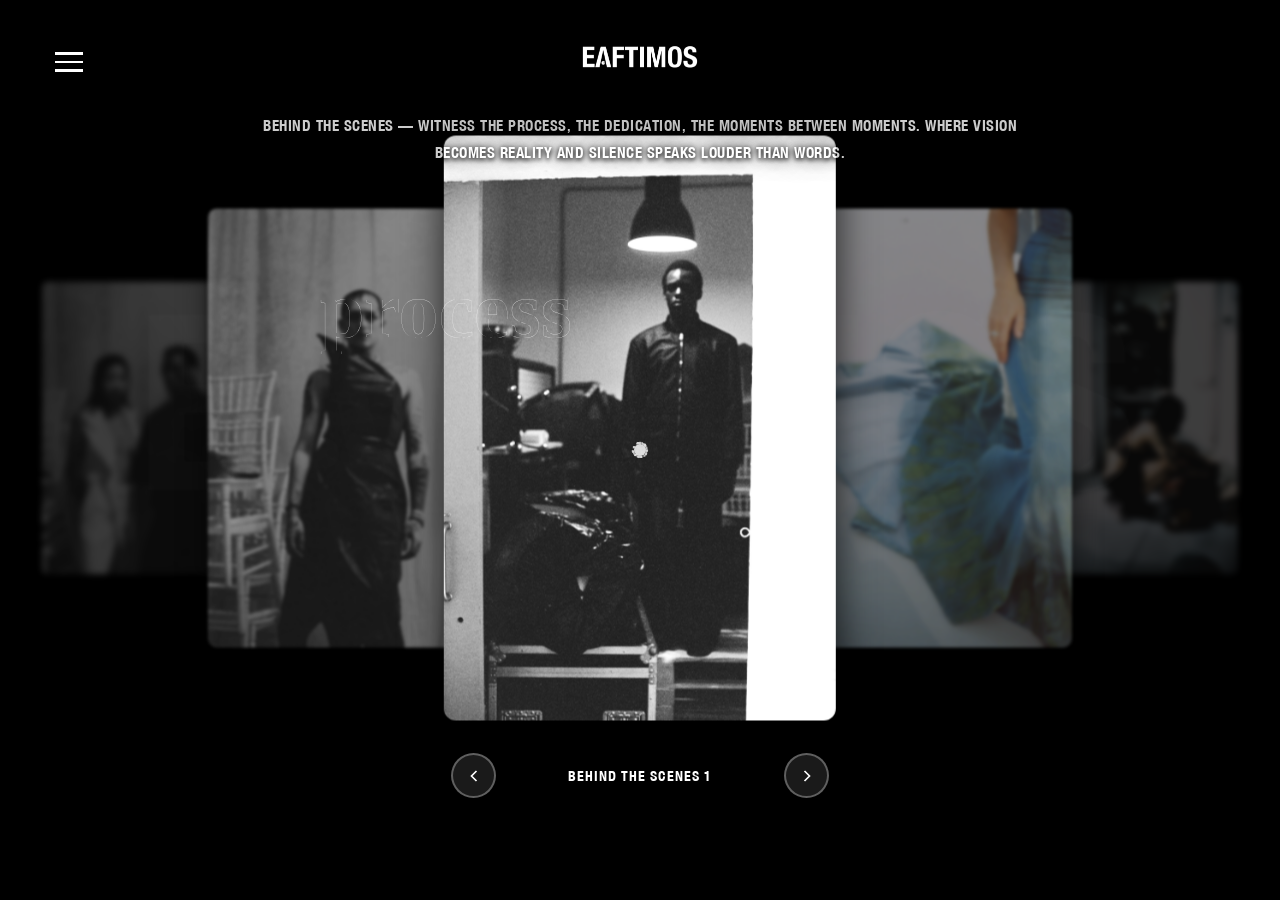
<file: public/bts.html>
<!DOCTYPE html>
<html lang="en">

<head>
    <style>
        /* Elimina animación global de entrada para esta página */
        body { animation: none !important; }
    </style>
    <meta charset="UTF-8">
    <meta name="viewport" content="width=device-width, initial-scale=1.0, maximum-scale=1.0, user-scalable=no, viewport-fit=cover">
    <title>BEHIND THE SCENES | EAFTIMOS</title>
    <link rel="apple-touch-icon" sizes="180x180" href="assets/images/favicon_io/apple-touch-icon.png">
    <link rel="icon" type="image/png" sizes="32x32" href="assets/images/favicon_io/eaf_white-outline.png">
    <link rel="icon" type="image/png" sizes="16x16" href="assets/images/favicon_io/eaf_white-outline.png">
    <link rel="manifest" href="assets/images/favicon_io/site.webmanifest">
    <link rel="icon" type="image/png" sizes="192x192" href="assets/images/favicon_io/android-chrome-192x192.png">
    <link rel="icon" type="image/png" sizes="512x512" href="assets/images/favicon_io/android-chrome-512x512.png">

    <meta name="description"
        content="Behind the scenes at Eaftimos - witness the creative process.">
    <meta name="keywords"
        content="Eaftimos, fashion gallery, behind the scenes, creative process, minimal design">

    <!-- Preload critical fonts -->
    <link rel="preload" href="assets/fonts/Helvetica.ttf" as="font" type="font/ttf" crossorigin>

    <!-- Preload critical CSS -->
    <link rel="stylesheet" href="assets/css/style.css">

    <!-- DNS prefetch for faster resource loading -->
    <link rel="dns-prefetch" href="//fonts.googleapis.com">

    <!-- Mostrar menú lateral solo cuando el menú está abierto -->
    <style>
        body.menu-open #dropdownMenu {
            transform: translateX(0) !important;
        }
        body.menu-open #dropdownMenu::before {
            transform: translateX(0) !important;
            pointer-events: all !important;
        }

        /* Estilos para la galería */
        body {
            overflow: hidden;
            background-color: #000;
        }

        /* Video de fondo */
        #videos-background {
            position: fixed;
            top: 0;
            left: 0;
            width: 100%;
            height: 100vh;
            z-index: 0;
            overflow: hidden;
            background-color: #000;
        }

        #videos-background video {
            position: absolute;
            top: 50%;
            left: 50%;
            min-width: 100%;
            min-height: 100%;
            width: auto;
            height: auto;
            transform: translate(-50%, -50%);
            object-fit: cover;
            opacity: 0.1;
        }

        .gallery-container {
            position: fixed;
            inset: 12vh 0 0 0;
            width: 100vw;
            height: 80vh;
            max-height: 80vh;
            z-index: 500;
            display: flex;
            flex-direction: column;
            align-items: center;
            justify-content: center;
        }

        /* Galería tipo carrusel infinito */
        .gallery-wrapper {
            position: relative;
            width: 100vw;
            height: 70vh;
            max-height: 70vh;
            perspective: 1500px;
            display: flex;
            align-items: center;
            justify-content: center;
            margin-bottom: 80px;
            margin-top: 0;
            overflow: hidden;
            cursor: grab;
            user-select: none;
            -webkit-user-select: none;
            -webkit-user-drag: none;
            -khtml-user-drag: none;
            -moz-user-drag: none;
            user-drag: none;
        }

        .gallery-wrapper * {
            -webkit-user-drag: none;
            user-drag: none;
        }

        .gallery-wrapper:active {
            cursor: grabbing;
        }

        /* Cursor específico cuando hay zoom */
        body.zoomed-mode .gallery-wrapper {
            cursor: grab;
            overflow: visible;
        }

        body.zoomed-mode .gallery-wrapper:active {
            cursor: grabbing;
        }

        .gallery-track {
            position: relative;
            width: 100%;
            height: 100%;
            display: flex;
            align-items: center;
            justify-content: center;
        }

        .gallery-card {
            position: absolute;
            top: 50%;
            left: 50%;
            width: auto;
            height: auto;
            border-radius: 12px;
            overflow: visible;
            background: transparent;
            transition: all 0.6s cubic-bezier(0.25, 0.46, 0.45, 0.94);
            will-change: transform, opacity, filter;
            cursor: pointer;
        }
        
        .gallery-card.active {
            z-index: 100;
            opacity: 1;
            filter: blur(0px) brightness(1);
            transform: translate(-50%, -50%) scale(1) translateX(0);
        }

        .gallery-card.side {
            z-index: 50;
            opacity: 0.6;
        }

        .gallery-card.far {
            z-index: 30;
            opacity: 0.3;
        }

        .gallery-card.hidden {
            z-index: 1;
            opacity: 0;
            pointer-events: none;
        }

        .gallery-card.zoomed {
            cursor: zoom-out;
            z-index: 1000 !important;
        }

        .gallery-card img {
            width: auto;
            height: auto;
            max-width: 600px;
            max-height: 65vh;
            object-fit: contain;
            display: block;
            user-select: none;
            -webkit-user-select: none;
            -webkit-user-drag: none;
            -khtml-user-drag: none;
            -moz-user-drag: none;
            -o-user-drag: none;
            user-drag: none;
            pointer-events: none;
            border-radius: 12px;
            box-shadow: 0 10px 40px rgba(0, 0, 0, 0.8);
        }

        /* Habilitar pointer-events en la imagen cuando está zoomed para permitir drag */
        .gallery-card.zoomed img {
            pointer-events: auto;
            cursor: grab;
        }

        .gallery-card.zoomed img:active {
            cursor: grabbing;
        }

        /* Responsive */
        @media (max-width: 768px) {
            .gallery-card img {
                max-width: 85vw;
                max-height: 60vh;
            }
        }

        .gallery-caption-container {
            display: flex;
            align-items: center;
            justify-content: center;
            padding: 0 1rem;
        }

        .gallery-caption {
            padding: 0.8rem 1.5rem;
            background: rgba(0,0,0,0.8);
            color: #fff;
            font-family: 'Helvetica Neue Condensed Bold', 'Helvetica', sans-serif;
            font-size: 0.9rem;
            letter-spacing: 1px;
            text-transform: uppercase;
            text-align: center;
            border-radius: 8px;
            white-space: nowrap;
            transition: opacity 0.3s ease;
        }

        /* Controles de navegación */
        .gallery-controls {
            position: absolute;
            bottom: 30px;
            left: 50%;
            transform: translateX(-50%);
            display: flex;
            gap: 2rem;
            z-index: 506;
            transition: opacity 0.4s ease, transform 0.4s ease;
        }

        .gallery-controls.hidden {
            opacity: 0;
            transform: translateX(-50%) translateY(20px);
            pointer-events: none;
        }

        .gallery-btn {
            width: 45px;
            height: 45px;
            border-radius: 50%;
            background: rgba(255, 255, 255, 0.1);
            border: 2px solid rgba(255, 255, 255, 0.3);
            color: #fff;
            cursor: pointer;
            display: flex;
            align-items: center;
            justify-content: center;
            transition: all 0.3s ease;
            backdrop-filter: blur(10px);
        }

        .gallery-btn:hover {
            background: rgba(255, 255, 255, 0.2);
            border-color: rgba(255, 255, 255, 0.5);
            transform: scale(1.1);
        }

        .gallery-btn svg {
            width: 20px;
            height: 20px;
        }

        /* Overlay de textos animados */
        .overlay-words-layer {
            position: fixed;
            top: 50vh;
            left: 50vw;
            transform: translate(-50%, -50%);
            width: 90vw;
            height: calc(100vh - 300px);
            max-width: 800px;
            z-index: 520;
            pointer-events: none;
            overflow: hidden;
            transition: opacity 0.4s ease;
        }

        .overlay-words-layer.hidden {
            opacity: 0;
        }

        .overlay-word {
            position: absolute;
            font-family: 'Tangerine', 'Times New Roman', serif;
            font-size: 5rem;
            font-weight: bold;
            color: transparent;
            -webkit-text-stroke: 0.2px #ffffff;
            text-stroke: 0.2px #ffffff;
            text-transform: lowercase;
            mix-blend-mode: difference;
            white-space: nowrap;
            will-change: transform, filter, opacity;
            opacity: 0;
            filter: blur(20px);
            transition: opacity 1.2s ease, filter 1.2s ease;
            line-height: 1;
        }

        .overlay-word:nth-child(1) { top: 20%; left: 10%; }
        .overlay-word:nth-child(2) { top: 40%; right: 15%; }
        .overlay-word:nth-child(3) { top: 60%; left: 20%; }
        .overlay-word:nth-child(4) { top: 30%; right: 20%; }
        .overlay-word:nth-child(5) { bottom: 20%; right: 15%; }

        .overlay-word.active {
            opacity: 1;
            filter: blur(0px);
        }

        .overlay-word.fading {
            opacity: 0;
            filter: blur(20px);
        }

        /* Sección de descripción de colección */
        /* Sección de descripción de colección */
        .collection-info {
            position: fixed;
            top: 80px;
            left: 0;
            right: 0;
            padding: 2rem 2rem;
            background: transparent;
            z-index: 505;
            pointer-events: none;
            transition: opacity 0.4s ease, transform 0.4s ease;
        }

        .collection-info.hidden {
            opacity: 0;
            transform: translateY(-20px);
        }

        .collection-description {
            max-width: 800px;
            margin: 0 auto;
            color: #fff;
            font-family: 'Helvetica Neue Condensed Bold', 'Helvetica', sans-serif;
            font-size: 0.95rem;
            line-height: 1.8;
            letter-spacing: 0.5px;
            text-align: center;
            opacity: 0.8;
            text-shadow: 0 0 6px rgba(0, 0, 0, 0.9), 0 0 15px rgba(0, 0, 0, 0.85), 0 0 30px rgba(0, 0, 0, 0.7), 0 0 50px rgba(0, 0, 0, 0.6), 0 0 80px rgba(0, 0, 0, 0.4), 0 2px 4px rgba(0, 0, 0, 0.95);
        }


        .progress-indicator.hidden {
            opacity: 0;
            transform: translate(20px, -50%);
            transition: opacity 0.4s ease, transform 0.4s ease;
        }
        /* Indicador de progreso */
        .progress-indicator {
            position: fixed;
            top: 50%;
            right: 2rem;
            transform: translateY(-50%);
            display: none; /* Oculto permanentemente */
            flex-direction: column;
            gap: 8px;
            z-index: 515;
        }

        .progress-dot {
            width: 8px;
            height: 8px;
            border-radius: 50%;
            background: rgba(255, 255, 255, 0.3);
            transition: all 0.3s ease;
        }

        .progress-dot.active {
            background: rgba(255, 255, 255, 0.9);
            transform: scale(1.5);
        }

        /* Responsive */
        @media (max-width: 768px) {
            .gallery-controls {
                gap: 1.5rem;
                bottom: 10px;
            }

            .gallery-btn {
                width: 40px;
                height: 40px;
            }

            .gallery-btn svg {
                width: 18px;
                height: 18px;
            }

            .overlay-word {
                font-size: 3rem;
            }

            .gallery-caption {
                font-size: 0.9rem;
                padding: 1.5rem;
            }

            .collection-description {
                font-size: 0.85rem;
                padding: 0 1rem;
            }

            .progress-indicator {
                right: 1rem;
            }
        }
    </style>
</head>

<body style="background-color: #000;">
    <!-- Fade-in overlay blanco -->
    <div id="entryWhiteOverlay" style="position:fixed;top:0;left:0;width:100vw;height:100vh;background:#fff;z-index:999999;pointer-events:none;transition:opacity 0.38s cubic-bezier(.77,0,.18,1);opacity:1;"></div>

    <!-- Page loader para cargas lentas -->
    <div id="pageLoader" class="page-loader page-loader-pending" aria-live="polite" aria-busy="true">
        <div class="page-loader-content preloader-content preloader-sober">
            <div class="preloader-bar-container">
                <div class="preloader-bar-bg hard-corner">
                    <div class="preloader-bar hard-corner page-loader-bar"></div>
                </div>
                <span class="preloader-bar-text page-loader-text">LOADING</span>
            </div>
        </div>
    </div>
    
    <!-- Grain Canvas -->
    <canvas id="grainCanvas" style="opacity: 0.005; pointer-events: none;"></canvas>

    <!-- Background Video -->
    <div id="videos-background">
        <video autoplay muted loop playsinline preload="none" poster="assets/images/logo-white.png">
            <source src="assets/vid/reels-mixed-vid.mp4" type="video/mp4">
        </video>
    </div>

    <nav class="blending-item">
        <div class="nav-container">
            <!-- Menu Hamburguesa -->
            <div class="menu-toggle" id="menuToggle">
                <span></span>
                <span></span>
                <span></span>
            </div>
            
            <!-- Logo Centrado -->
            <a href="index.html" class="logo" data-shape="circle">
                <img src="assets/images/logo-white.png" alt="Eaftimos Logo" width="150" height="auto" draggable="false">
            </a>
        </div>
        
        <!-- Menú Desplegable -->
        <div class="dropdown-menu" id="dropdownMenu">
            <div class="menu-links">
                <a href="https://1peief-wi.myshopify.com/" target="_blank" rel="noopener noreferrer" class="dropdown-link" data-shape="circle">SHOP</a>
                <div class="dropdown-item-with-submenu" style="display:none;">
                    <button class="dropdown-link dropdown-toggle" id="collectionsToggle">
                        COLLECTIONS
                        <svg class="dropdown-arrow" viewBox="0 0 24 24" width="16" height="16" fill="none" stroke="currentColor" stroke-width="2">
                            <polyline points="6 9 12 15 18 9"></polyline>
                        </svg>
                    </button>
                    <div class="submenu" id="collectionsSubmenu">
                        <a href="#nierika" class="submenu-link">NIERIKA AW26</a>
                        <a href="gallery-view.html" class="submenu-link">RESiLiENCE AW24</a>
                    </div>
                </div>
                <div class="dropdown-item-with-submenu">
                    <button class="dropdown-link dropdown-toggle" id="socialMediaToggle">
                        SOCIAL MEDIA
                        <svg class="dropdown-arrow" viewBox="0 0 24 24" width="16" height="16" fill="none" stroke="currentColor" stroke-width="2">
                            <polyline points="6 9 12 15 18 9"></polyline>
                        </svg>
                    </button>
                    <div class="submenu" id="socialMediaSubmenu">
                        <a href="https://www.instagram.com/eaftimos/" target="_blank" rel="noopener noreferrer" class="submenu-link">INSTAGRAM</a>
                        <a href="https://www.tiktok.com/@eaftimos" target="_blank" rel="noopener noreferrer" class="submenu-link">TIKTOK</a>
                    </div>
                </div>
                <button class="dropdown-link" id="contactBtn" data-shape="circle">CONTACT</button>
            </div>
            
            <!-- Control Icons in Sidebar -->
            <div class="sidebar-controls">
                <div class="sidebar-control-buttons">
                    <!-- Visual Effects toggle disabled (hidden, not deleted) -->
                    <button class="sidebar-control-btn" id="visualToggle" title="Toggle Visual Effects" style="display:none;">
                        <svg viewBox="0 0 24 24" width="20" height="20" fill="none" stroke="currentColor" stroke-width="2">
                            <path class="eye-open" d="M1 12s4-8 11-8 11 8 11 8-4 8-11 8-11-8-11-8z"></path>
                            <circle class="eye-open" cx="12" cy="12" r="3"></circle>
                            <line class="eye-closed" style="display:none;" x1="1" y1="1" x2="23" y2="23" stroke-linecap="round"></line>
                        </svg>
                    </button>
                    <button class="sidebar-control-btn" id="audioToggle" title="Toggle Audio">
                        <svg viewBox="0 0 24 24" width="20" height="20" fill="none" stroke="currentColor" stroke-width="2">
                            <path class="speaker-on" d="M3 9v6c0 1.105.895 2 2 2h4l5 5V4H9c-1.105 0-2 .895-2 2v3z"></path>
                            <path class="speaker-on" d="M17.5 3.5a4 4 0 0 1 0 5.66M19.07 4.93a8 8 0 0 1 0 11.31"></path>
                            <path class="speaker-off" style="display:none;" d="M11 5L6 9H2v6h4l5 5V5z"></path>
                            <line class="speaker-off" style="display:none;" x1="23" y1="9" x2="17" y2="15"></line>
                            <line class="speaker-off" style="display:none;" x1="17" y1="9" x2="23" y2="15"></line>
                        </svg>
                    </button>
                </div>
                <div class="control-status-message" id="statusMessage"></div>
            </div>
        </div>
    </nav>

    <!-- Contact Form Modal -->
    <div class="contact-modal" id="contactModal">
        <div class="contact-modal-content">
            <button class="contact-close" id="contactClose">&times;</button>
            <h2>CONTACT US</h2>
            <form id="contactForm" action="https://formsubmit.co/contact@eaftimos.com" method="POST">
                <!-- FormSubmit Configuration -->
                <input type="hidden" name="_subject" value="New contact from Eaftimos BTS">
                <input type="hidden" name="_captcha" value="false">
                <input type="hidden" name="_template" value="table">
                
                <div class="form-group">
                    <input type="text" id="name" name="name" placeholder="NAME" required data-shape="cross">
                </div>
                <div class="form-group">
                    <input type="email" id="email" name="email" placeholder="EMAIL" required data-shape="cross">
                </div>
                <div class="form-group">
                    <select id="queryType" name="queryType" required data-shape="cross">
                        <option value="" disabled selected>QUERY TYPE</option>
                        <option value="Atelier (Custom Clothing)">ATELIER (CUSTOM CLOTHING)</option>
                        <option value="Styling">STYLING</option>
                        <option value="Press">PRESS</option>
                        <option value="Social Media">SOCIAL MEDIA</option>
                        <option value="Other">OTHER</option>
                    </select>
                </div>
                <div class="form-group">
                    <textarea id="message" name="message" placeholder="MESSAGE" rows="5" required data-shape="cross"></textarea>
                </div>
                <button type="submit" class="submit-btn">SEND</button>
            </form>
        </div>
    </div>

    <main>
        <!-- Overlay de textos animados -->
        <div class="overlay-words-layer" id="overlayWordsLayer">
            <div class="overlay-word">PROCESS</div>
            <div class="overlay-word">CREATION</div>
            <div class="overlay-word">CRAFT</div>
            <div class="overlay-word">ESSENCE</div>
            <div class="overlay-word">ORIGIN</div>
        </div>

        <!-- Galería principal -->
        <div class="gallery-container">
            <div class="gallery-wrapper">
                <div class="gallery-track" id="galleryTrack">
                    <!-- Las tarjetas se generarán dinámicamente -->
                </div>
            </div>

            <!-- Controles de navegación -->
            <div class="gallery-controls">
                <button class="gallery-btn" id="prevBtn" aria-label="Previous">
                    <svg viewBox="0 0 24 24" fill="none" stroke="currentColor" stroke-width="2">
                        <polyline points="15 18 9 12 15 6"></polyline>
                    </svg>
                </button>
                <div class="gallery-caption-container" id="galleryCaptionContainer">
                    <span class="gallery-caption" id="galleryCaption">BTS 1</span>
                </div>
                <button class="gallery-btn" id="nextBtn" aria-label="Next">
                    <svg viewBox="0 0 24 24" fill="none" stroke="currentColor" stroke-width="2">
                        <polyline points="9 18 15 12 9 6"></polyline>
                    </svg>
                </button>
            </div>
        </div>

        <!-- Indicador de progreso -->
        <div class="progress-indicator" id="progressIndicator">
            <!-- Los puntos se generarán dinámicamente -->
        </div>

        <!-- Sección de información de la colección -->
        <div class="collection-info">
            <div class="collection-description">
                <p>BEHIND THE SCENES — WITNESS THE PROCESS, THE DEDICATION, THE MOMENTS BETWEEN MOMENTS. WHERE VISION BECOMES REALITY AND SILENCE SPEAKS LOUDER THAN WORDS.</p>
            </div>
        </div>
    </main>

    <!-- Sonidos -->
    <audio id="noiseSound" src="assets/sounds/breathing.mp3" preload="auto"></audio>
    <audio id="whispersSound" src="assets/sounds/breathing.mp3" preload="auto"></audio>

    <script>
        window.preloaderEnterPressed = true;
    </script>

    <!-- Load scripts -->
    <script defer src="assets/js/ui-sounds.js"></script>
    <script defer src="assets/js/cursor-effect.js"></script>
    <script src="assets/js/tooltip-nebula.js"></script>
    <script src="assets/js/controls.js?v=20260210f"></script>

    <script>
        // Configuración de la galería - Aquí puedes agregar tus propias imágenes BTS
        const galleryImages = [
            { src: 'assets/images/bts-resiliance/eaftimosbts1511.jpg', caption: 'Behind The Scenes 1' },
            { src: 'assets/images/bts-resiliance/eaftimosbts1512.jpg', caption: 'Behind The Scenes 2' },
            { src: 'assets/images/bts-resiliance/eaftimosbts1513.jpg', caption: 'Behind The Scenes 3' },
            { src: 'assets/images/bts-resiliance/eaftimosbts1514.jpg', caption: 'Behind The Scenes 4' },
            { src: 'assets/images/bts-resiliance/eaftimosbts1515.jpg', caption: 'Behind The Scenes 5' },
            { src: 'assets/images/bts-resiliance/eaftimosbts1516.jpg', caption: 'Behind The Scenes 6' },
            { src: 'assets/images/bts-resiliance/eaftimosbts1517.jpg', caption: 'Behind The Scenes 7' },
            { src: 'assets/images/bts-resiliance/eaftimosbts1518.jpg', caption: 'Behind The Scenes 8' },
            { src: 'assets/images/bts-resiliance/eaftimosbts1519.jpg', caption: 'Behind The Scenes 9' },
            { src: 'assets/images/bts-resiliance/eaftimosbts1520.jpg', caption: 'Behind The Scenes 10' },
            { src: 'assets/images/bts-resiliance/eaftimosbts1521.jpg', caption: 'Behind The Scenes 11' },
            { src: 'assets/images/bts-resiliance/eaftimosbts1522.jpg', caption: 'Behind The Scenes 12' },
            { src: 'assets/images/bts-resiliance/eaftimosbts1523.jpg', caption: 'Behind The Scenes 13' },
            { src: 'assets/images/bts-resiliance/eaftimosbts1524.jpg', caption: 'Behind The Scenes 14' },
            { src: 'assets/images/bts-resiliance/eaftimosbts1525.jpg', caption: 'Behind The Scenes 15' },
            { src: 'assets/images/bts-resiliance/eaftimosbts1526.jpg', caption: 'Behind The Scenes 16' },
            { src: 'assets/images/bts-resiliance/eaftimosbts1528.jpg', caption: 'Behind The Scenes 17' },
            { src: 'assets/images/bts-resiliance/eaftimosbts1529.jpg', caption: 'Behind The Scenes 18' },
            { src: 'assets/images/bts-resiliance/eaftimosbts1530.jpg', caption: 'Behind The Scenes 19' },
            { src: 'assets/images/bts-resiliance/eaftimosbts1531.jpg', caption: 'Behind The Scenes 20' }
        ];

        let currentIndex = 0;
        const ITEMS_TO_SHOW = 5; // Mostrar 5 items: 2 a la izquierda, 1 centro, 2 a la derecha

        // Variables de zoom
        let isZoomed = false;
        let currentScale = 1;
        let panX = 0;
        let panY = 0;
        let startPanX = 0;
        let startPanY = 0;
        const MAX_SCALE = 4; // Aumentado para mejor zoom
        const MIN_SCALE = 1;
        const ZOOM_SPEED = 0.15; // Velocidad de zoom con rueda
        let lastTapTime = 0;
        
        // Variables de zoom focal
        let focalPointX = 0;
        let focalPointY = 0;
        
        // Variables de pinch zoom
        let isPinching = false;
        let initialDistance = 0;
        let initialScale = 1;
        let pinchStartX = 0;
        let pinchStartY = 0;

        let pageLoaderHidden = false;

        // Only show the loader if loading takes longer than 300ms
        const pageLoaderShowTimer = setTimeout(() => {
            const loader = document.getElementById('pageLoader');
            if (loader && !pageLoaderHidden) {
                loader.classList.remove('page-loader-pending');
            }
        }, 300);

        function hidePageLoader() {
            clearTimeout(pageLoaderShowTimer);
            if (pageLoaderHidden) return;
            const loader = document.getElementById('pageLoader');
            if (!loader) return;
            pageLoaderHidden = true;
            loader.classList.add('hidden');
            loader.setAttribute('aria-busy', 'false');
            setTimeout(() => {
                if (loader.parentNode) loader.parentNode.removeChild(loader);
            }, 600);
        }

        function waitForGalleryImages() {
            const images = Array.from(document.querySelectorAll('#galleryTrack img'));
            if (!images.length) return Promise.resolve();

            const promises = images.map((img) => {
                if (img.complete) return Promise.resolve();
                return new Promise((resolve) => {
                    const done = () => {
                        img.removeEventListener('load', done);
                        img.removeEventListener('error', done);
                        resolve();
                    };
                    img.addEventListener('load', done);
                    img.addEventListener('error', done);
                });
            });

            return Promise.all(promises);
        }

        // Generar tarjetas de galería
        function initGallery() {
            const track = document.getElementById('galleryTrack');
            const progressIndicator = document.getElementById('progressIndicator');

            galleryImages.forEach((image, index) => {
                // Crear tarjeta
                const card = document.createElement('div');
                card.className = 'gallery-card';
                card.dataset.index = index;

                card.innerHTML = `
                    <img src="${image.src}" alt="${image.caption}" draggable="false">
                `;

                track.appendChild(card);

                // Prevenir drag nativo del navegador en la imagen
                const imgElement = card.querySelector('img');
                if (imgElement) {
                    imgElement.addEventListener('dragstart', (e) => e.preventDefault());
                    imgElement.addEventListener('contextmenu', (e) => e.preventDefault());
                }

                // Crear punto de progreso
                const dot = document.createElement('div');
                dot.className = 'progress-dot';
                progressIndicator.appendChild(dot);

                // Event listener para zoom por doble click
                card.addEventListener('dblclick', (e) => {
                    if (card.classList.contains('active')) {
                        e.stopPropagation();
                        toggleZoom(card);
                    }
                });
            });

            updateCarousel();
        }

        // Función para limitar el pan dentro de los bordes de la imagen
        // Función para aplicar resistencia elástica al pan fuera de límites
        function applyElasticResistance(value, max) {
            const RESISTANCE = 0.3; // Factor de resistencia (menor = más resistencia)
            
            if (Math.abs(value) <= max) {
                return value;
            }
            
            const excess = Math.abs(value) - max;
            const resistedExcess = excess * RESISTANCE;
            return (value > 0 ? 1 : -1) * (max + resistedExcess);
        }

        // Función para calcular límites del pan y obtener valores con resistencia
        function constrainPan(img, scale, panXVal, panYVal, applyResistance = false) {
            if (scale <= MIN_SCALE) return { panX: 0, panY: 0, maxPanX: 0, maxPanY: 0 };
            
            // Obtener tamaños reales
            const imgNaturalWidth = img.naturalWidth || img.width;
            const imgNaturalHeight = img.naturalHeight || img.height;
            
            // Calcular el tamaño escalado de la imagen
            const scaledWidth = imgNaturalWidth * scale;
            const scaledHeight = imgNaturalHeight * scale;
            
            // Obtener el tamaño del viewport (contenedor visible)
            const container = img.closest('.gallery-card');
            const viewportWidth = container ? container.clientWidth : window.innerWidth;
            const viewportHeight = container ? container.clientHeight : window.innerHeight;
            
            // Calcular cuánto podemos mover la imagen
            // Permitir mucho más desplazamiento del necesario para mayor libertad
            const maxPanX = Math.max(0, (scaledWidth - viewportWidth) / 2) * 2; // 2x más libertad horizontal
            const maxPanY = Math.max(0, (scaledHeight - viewportHeight) / 2) * 4; // 4x más libertad vertical
            
            let finalPanX, finalPanY;
            
            if (applyResistance) {
                // Durante el drag: aplicar resistencia elástica
                finalPanX = applyElasticResistance(panXVal, maxPanX);
                finalPanY = applyElasticResistance(panYVal, maxPanY);
            } else {
                // Para consultas (hardlimit): límite duro
                finalPanX = Math.max(-maxPanX, Math.min(maxPanX, panXVal));
                finalPanY = Math.max(-maxPanY, Math.min(maxPanY, panYVal));
            }
            
            return {
                panX: finalPanX,
                panY: finalPanY,
                maxPanX: maxPanX,
                maxPanY: maxPanY
            };
        }

        // Funciones de zoom focal
        function applyFocalZoom(card, zoomFactor, mouseX, mouseY) {
            const img = card.querySelector('img');
            if (!img) return;
            
            const prevScale = currentScale;
            currentScale = Math.max(MIN_SCALE, Math.min(MAX_SCALE, currentScale * zoomFactor));
            
            if (currentScale > MIN_SCALE) {
                isZoomed = true;
                card.classList.add('zoomed');
                
                // Calcular el punto focal relativo al tamaño de la imagen
                const rect = img.getBoundingClientRect();
                const imgCenterX = rect.width / 2;
                const imgCenterY = rect.height / 2;
                
                // Ajustar el pan para mantener el punto focal
                if (prevScale > MIN_SCALE) {
                    const scaleDiff = currentScale / prevScale;
                    panX = mouseX - imgCenterX - (mouseX - imgCenterX - panX) * scaleDiff;
                    panY = mouseY - imgCenterY - (mouseY - imgCenterY - panY) * scaleDiff;
                } else {
                    panX = (mouseX - imgCenterX) * (1 - currentScale);
                    panY = (mouseY - imgCenterY) * (1 - currentScale);
                }
                
                // Aplicar límites al pan
                const constrained = constrainPan(img, currentScale, panX, panY);
                panX = constrained.panX;
                panY = constrained.panY;
                
                // Interpolar hacia el centro SOLO durante zoom out
                // Para zoom in, mantener el pan focal sin interpolación
                let finalPanX = panX;
                let finalPanY = panY;
                
                if (currentScale < prevScale) {
                    // Zoom out: interpolar progresivamente hacia el centro
                    const centerWeight = (MAX_SCALE - currentScale) / (MAX_SCALE - MIN_SCALE);
                    finalPanX = panX * (1 - centerWeight);
                    finalPanY = panY * (1 - centerWeight);
                    
                    // Actualizar panX y panY para mantener coherencia
                    panX = finalPanX;
                    panY = finalPanY;
                }
                
                // Agregar transición suave e interpolada
                img.style.transition = 'transform 0.5s cubic-bezier(0.25, 0.46, 0.45, 0.94)';
                img.style.transform = `scale(${currentScale}) translate(${finalPanX / currentScale}px, ${finalPanY / currentScale}px)`;
                img.style.cursor = 'zoom-out';
                
                document.querySelector('.gallery-controls')?.classList.add('hidden');
                document.querySelector('.overlay-words-layer')?.classList.add('hidden');
                document.querySelector('.collection-info')?.classList.add('hidden');
            } else {
                resetZoom();
            }
        }

        // Pinch zoom handlers
        function handlePinchStart(e) {
            e.preventDefault();
            isPinching = true;
            isDragging = false;
            
            const touch1 = e.touches[0];
            const touch2 = e.touches[1];
            
            initialDistance = Math.hypot(
                touch2.clientX - touch1.clientX,
                touch2.clientY - touch1.clientY
            );
            
            initialScale = currentScale;
            
            // Calcular punto focal entre los dos dedos
            pinchStartX = (touch1.clientX + touch2.clientX) / 2;
            pinchStartY = (touch1.clientY + touch2.clientY) / 2;
        }

        function handlePinchMove(e) {
            if (!isPinching) return;
            e.preventDefault();
            
            const card = e.target.closest('.gallery-card');
            if (!card || !card.classList.contains('active')) return;
            
            const touch1 = e.touches[0];
            const touch2 = e.touches[1];
            
            const currentDistance = Math.hypot(
                touch2.clientX - touch1.clientX,
                touch2.clientY - touch1.clientY
            );
            
            const scale = (currentDistance / initialDistance) * initialScale;
            currentScale = Math.max(MIN_SCALE, Math.min(MAX_SCALE, scale));
            
            // Calcular punto focal actual
            const currentFocalX = (touch1.clientX + touch2.clientX) / 2;
            const currentFocalY = (touch1.clientY + touch2.clientY) / 2;
            
            const rect = card.getBoundingClientRect();
            const relativeX = currentFocalX - rect.left;
            const relativeY = currentFocalY - rect.top;
            
            if (currentScale > MIN_SCALE) {
                isZoomed = true;
                card.classList.add('zoomed');
                document.body.classList.add('zoomed-mode');
                document.body.classList.add('zoomed-mode');
                
                const img = card.querySelector('img');
                if (img) {
                    const imgRect = img.getBoundingClientRect();
                    const imgCenterX = imgRect.width / 2;
                    const imgCenterY = imgRect.height / 2;
                    
                    panX = (relativeX - imgCenterX) * (1 - currentScale);
                    panY = (relativeY - imgCenterY) * (1 - currentScale);
                    
                    // Aplicar límites al pan
                    const constrained = constrainPan(img, currentScale, panX, panY);
                    panX = constrained.panX;
                    panY = constrained.panY;
                    
                    // Interpolar hacia el centro SOLO durante zoom out (pinch in)
                    let finalPanX = panX;
                    let finalPanY = panY;
                    
                    if (currentScale < initialScale) {
                        // Zoom out: interpolar progresivamente hacia el centro
                        const centerWeight = (MAX_SCALE - currentScale) / (MAX_SCALE - MIN_SCALE);
                        finalPanX = panX * (1 - centerWeight);
                        finalPanY = panY * (1 - centerWeight);
                        
                        // Actualizar panX y panY con los valores interpolados
                        panX = finalPanX;
                        panY = finalPanY;
                    }
                    
                    img.style.transition = 'none';
                    img.style.transform = `scale(${currentScale}) translate(${finalPanX / currentScale}px, ${finalPanY / currentScale}px)`;
                    
                    document.querySelector('.gallery-controls')?.classList.add('hidden');
                    document.querySelector('.overlay-words-layer')?.classList.add('hidden');
                    document.querySelector('.collection-info')?.classList.add('hidden');
                }
            } else {
                resetZoom();
            }
        }

        function handlePinchEnd(e) {
            if (isPinching) {
                isPinching = false;
                if (currentScale <= MIN_SCALE) {
                    resetZoom();
                }
            }
        }

        function toggleZoom(card) {
            if (isZoomed) {
                resetZoom();
            } else {
                // Zoom simple al centro
                currentScale = 2.5;
                isZoomed = true;
                card.classList.add('zoomed');
                document.body.classList.add('zoomed-mode');
                
                const img = card.querySelector('img');
                if (img) {
                    panX = 0;
                    panY = 0;
                    img.style.transform = `scale(${currentScale})`;
                    img.style.cursor = 'grab';
                }
                
                document.querySelector('.gallery-controls')?.classList.add('hidden');
                document.querySelector('.overlay-words-layer')?.classList.add('hidden');
                document.querySelector('.collection-info')?.classList.add('hidden');
            }
        }

        function resetZoom() {
            isZoomed = false;
            currentScale = MIN_SCALE;
            panX = 0;
            panY = 0;
            document.body.classList.remove('zoomed-mode');
            
            const activeCard = document.querySelector('.gallery-card.zoomed');
            if (activeCard) {
                activeCard.classList.remove('zoomed');
                const img = activeCard.querySelector('img');
                if (img) {
                    img.style.transition = 'transform 0.5s cubic-bezier(0.25, 0.46, 0.45, 0.94)';
                    img.style.transform = '';
                    img.style.cursor = '';
                    setTimeout(() => {
                        if (img) img.style.transition = '';
                    }, 500);
                }
            }
            
            document.querySelector('.gallery-controls')?.classList.remove('hidden');
            document.querySelector('.overlay-words-layer')?.classList.remove('hidden');
            document.querySelector('.collection-info')?.classList.remove('hidden');
        }

        // Actualizar posiciones del carrusel
        function updateCarousel(animated = true) {
            const cards = document.querySelectorAll('.gallery-card');
            const dots = document.querySelectorAll('.progress-dot');
            const totalImages = galleryImages.length;

            cards.forEach((card, cardIndex) => {
                // Calcular distancia desde el centro
                let distance = cardIndex - currentIndex;
                
                // Hacer el carrusel circular
                if (distance > totalImages / 2) {
                    distance -= totalImages;
                } else if (distance < -totalImages / 2) {
                    distance += totalImages;
                }

                // Calcular propiedades basadas en la distancia
                const absDistance = Math.abs(distance);
                
                if (absDistance === 0) {
                    // Elemento central
                    card.className = 'gallery-card active';
                    card.style.transform = 'translate(-50%, -50%) scale(1) translateX(0)';
                    card.style.filter = 'blur(0px) brightness(1)';
                    card.style.opacity = '1';
                    card.style.zIndex = '100';
                } else if (absDistance === 1) {
                    // Elementos inmediatamente al lado
                    card.className = 'gallery-card side';
                    const translateX = distance * 380; // Separación horizontal
                    const scale = 0.75;
                    const blur = 2;
                    const brightness = 0.8;
                    
                    card.style.transform = `translate(-50%, -50%) scale(${scale}) translateX(${translateX}px)`;
                    card.style.filter = `blur(${blur}px) brightness(${brightness})`;
                    card.style.opacity = '0.7';
                    card.style.zIndex = '50';
                } else if (absDistance === 2) {
                    // Elementos más lejanos
                    card.className = 'gallery-card far';
                    const translateX = distance * 500;
                    const scale = 0.5;
                    const blur = 6;
                    const brightness = 0.6;
                    
                    card.style.transform = `translate(-50%, -50%) scale(${scale}) translateX(${translateX}px)`;
                    card.style.filter = `blur(${blur}px) brightness(${brightness})`;
                    card.style.opacity = '0.4';
                    card.style.zIndex = '30';
                } else {
                    // Elementos ocultos
                    card.className = 'gallery-card hidden';
                    const translateX = distance * 600;
                    card.style.transform = `translate(-50%, -50%) scale(0.3) translateX(${translateX}px)`;
                    card.style.filter = 'blur(10px) brightness(0.5)';
                    card.style.opacity = '0';
                    card.style.zIndex = '1';
                }

                // Desactivar transiciones si no es animado
                if (!animated) {
                    card.style.transition = 'none';
                    setTimeout(() => {
                        card.style.transition = '';
                    }, 50);
                }
            });

            // Actualizar dots
            dots.forEach((dot, index) => {
                dot.classList.toggle('active', index === currentIndex);
            });

            // Actualizar caption
            const captionElement = document.getElementById('galleryCaption');
            if (captionElement && galleryImages[currentIndex]) {
                captionElement.textContent = galleryImages[currentIndex].caption;
            }
        }

        // Navegación
        function nextImage() {
            if (isZoomed) return; // No navegar si está zoomed
            
            // Aplicar transiciones rápidas para botones
            const cards = document.querySelectorAll('.gallery-card');
            cards.forEach(card => {
                card.style.transition = 'transform 0.35s cubic-bezier(0.4, 0.0, 0.2, 1), filter 0.35s cubic-bezier(0.4, 0.0, 0.2, 1), opacity 0.35s cubic-bezier(0.4, 0.0, 0.2, 1), z-index 0s';
            });
            
            currentIndex = (currentIndex + 1) % galleryImages.length;
            updateCarousel();
        }

        function prevImage() {
            if (isZoomed) return; // No navegar si está zoomed
            
            // Aplicar transiciones rápidas para botones
            const cards = document.querySelectorAll('.gallery-card');
            cards.forEach(card => {
                card.style.transition = 'transform 0.35s cubic-bezier(0.4, 0.0, 0.2, 1), filter 0.35s cubic-bezier(0.4, 0.0, 0.2, 1), opacity 0.35s cubic-bezier(0.4, 0.0, 0.2, 1), z-index 0s';
            });
            
            currentIndex = (currentIndex - 1 + galleryImages.length) % galleryImages.length;
            updateCarousel();
        }

        // Animación de rebote elástico cuando se suelta fuera de límites
        function springBackAnimation() {
            const activeCard = document.querySelector('.gallery-card.active');
            const img = activeCard?.querySelector('img');
            if (!img) return;
            
            // Obtener límites reales (sin resistencia)
            const constrained = constrainPan(img, currentScale, panX, panY, false);
            const targetPanX = constrained.panX;
            const targetPanY = constrained.panY;
            
            // Si ya está dentro de límites, no animar
            if (Math.abs(panX - targetPanX) < 0.5 && Math.abs(panY - targetPanY) < 0.5) {
                panX = targetPanX;
                panY = targetPanY;
                return;
            }
            
            // Animar con ease-out
            const startPanX = panX;
            const startPanY = panY;
            const duration = 400; // ms
            const startTime = performance.now();
            
            function animate(currentTime) {
                const elapsed = currentTime - startTime;
                const progress = Math.min(elapsed / duration, 1);
                
                // Ease-out cubic
                const eased = 1 - Math.pow(1 - progress, 3);
                
                panX = startPanX + (targetPanX - startPanX) * eased;
                panY = startPanY + (targetPanY - startPanY) * eased;
                
                img.style.transition = 'none';
                img.style.transform = `scale(${currentScale}) translate(${panX / currentScale}px, ${panY / currentScale}px)`;
                
                if (progress < 1) {
                    requestAnimationFrame(animate);
                } else {
                    // Asegurar valores finales exactos
                    panX = targetPanX;
                    panY = targetPanY;
                    img.style.transform = `scale(${currentScale}) translate(${panX / currentScale}px, ${panY / currentScale}px)`;
                }
            }
            
            requestAnimationFrame(animate);
        }

        // Event listeners para botones
        document.getElementById('nextBtn').addEventListener('click', nextImage);
        document.getElementById('prevBtn').addEventListener('click', prevImage);

        // Soporte para teclado
        document.addEventListener('keydown', (e) => {
            if (e.key === 'ArrowRight') {
                nextImage();
            } else if (e.key === 'ArrowLeft') {
                prevImage();
            } else if (e.key === 'Escape' && isZoomed) {
                resetZoom();
            }
        });

        // Click en las tarjetas laterales para navegar
        document.addEventListener('click', (e) => {
            const card = e.target.closest('.gallery-card');
            if (card && !card.classList.contains('active')) {
                const cardIndex = parseInt(card.dataset.index);
                const totalImages = galleryImages.length;
                
                // Calcular la dirección más corta
                let distance = cardIndex - currentIndex;
                if (distance > totalImages / 2) {
                    distance -= totalImages;
                } else if (distance < -totalImages / 2) {
                    distance += totalImages;
                }
                
                if (distance > 0) {
                    nextImage();
                } else if (distance < 0) {
                    prevImage();
                }
            }
        });

        // Sistema de arrastre con física de inercia (ruleta)
        let isDragging = false;
        let startX = 0;
        let startY = 0;
        let dragOffset = 0;
        let lastX = 0;
        let lastY = 0;
        let lastTime = 0;
        let velocity = 0;
        let momentumAnimationId = null;
        let virtualPosition = 0; // Posición virtual continua del carrusel
        let transitionRemoved = false; // Flag para controlar cuándo quitar transiciones
        const galleryWrapper = document.querySelector('.gallery-wrapper');
        
        // Mouse wheel para zoom focal (reemplaza navegación)
        galleryWrapper.addEventListener('wheel', (e) => {
            e.preventDefault();
            
            const card = document.querySelector('.gallery-card.active');
            if (!card) return;
            
            const zoomFactor = e.deltaY < 0 ? (1 + ZOOM_SPEED) : (1 - ZOOM_SPEED);
            
            // Obtener posición del mouse relativa al card
            const rect = card.getBoundingClientRect();
            const mouseX = e.clientX - rect.left;
            const mouseY = e.clientY - rect.top;
            
            applyFocalZoom(card, zoomFactor, mouseX, mouseY);
        }, { passive: false });
        
        const FRICTION = 0.94; // Fricción (0.95 = muy suave, 0.85 = más fricción)
        const MIN_VELOCITY = 0.3; // Velocidad mínima antes de detener

        // Zoom drag a nivel de documento - permite arrastrar la imagen zoomeada desde cualquier punto
        document.addEventListener('mousedown', (e) => {
            if (!isZoomed) return;
            if (isDragging) return;
            if (e.target.closest('.side-menu') || e.target.closest('.menu-toggle')) return;
            
            const card = document.querySelector('.gallery-card.active');
            if (!card) return;
            
            isDragging = true;
            startX = e.clientX;
            startY = e.clientY;
            lastX = e.clientX;
            lastY = e.clientY;
            startPanX = panX;
            startPanY = panY;
            
            const img = card.querySelector('img');
            if (img) img.style.transition = 'none';
            
            e.preventDefault();
        });

        document.addEventListener('touchstart', (e) => {
            if (!isZoomed || e.touches.length !== 1) return;
            if (isDragging) return;
            if (e.target.closest('.side-menu') || e.target.closest('.menu-toggle')) return;
            
            const card = document.querySelector('.gallery-card.active');
            if (!card) return;
            
            isDragging = true;
            startX = e.touches[0].clientX;
            startY = e.touches[0].clientY;
            lastX = e.touches[0].clientX;
            lastY = e.touches[0].clientY;
            startPanX = panX;
            startPanY = panY;
            
            const img = card.querySelector('img');
            if (img) img.style.transition = 'none';
        }, { passive: false });

        // Mouse events (Desktop)
        galleryWrapper.addEventListener('mousedown', (e) => {
            // Si está zoomed, SIEMPRE buscar el card activo y permitir drag desde cualquier parte
            if (isZoomed) {
                const card = document.querySelector('.gallery-card.active');
                if (card) {
                    // Pan mientras está zoomed
                    isDragging = true;
                    startX = e.clientX;
                    startY = e.clientY;
                    lastX = e.clientX;
                    lastY = e.clientY;
                    startPanX = panX;
                    startPanY = panY;
                    
                    // Quitar transición de la imagen para drag fluido
                    const img = card.querySelector('img');
                    if (img) img.style.transition = 'none';
                    
                    e.preventDefault();
                    return;
                }
            }
            
            // Buscar el card para interacciones normales
            let card = e.target.closest('.gallery-card');
            if (!card) return;
            
            // Detectar doble click para zoom
            const currentTime = Date.now();
            const tapGap = currentTime - lastTapTime;
            
            if (tapGap < 300 && tapGap > 0 && card.classList.contains('active')) {
                toggleZoom(card);
                lastTapTime = 0;
                return;
            }
            lastTapTime = currentTime;

            // Drag normal del carrusel
            if (isZoomed) return; // No navegar si está zoomed

            isDragging = true;
            startX = e.clientX;
            startY = e.clientY;
            lastX = e.clientX;
            lastY = e.clientY;
            lastTime = Date.now();
            velocity = 0;
            dragOffset = 0;
            transitionRemoved = false;
            
            // Cancelar cualquier animación de momentum activa
            if (momentumAnimationId) {
                cancelAnimationFrame(momentumAnimationId);
                momentumAnimationId = null;
                virtualPosition = 0;
            }
            
            // Activar transiciones INMEDIATAMENTE para entrada suave
            const cards = document.querySelectorAll('.gallery-card');
            cards.forEach(card => {
                card.style.transition = 'transform 0.2s ease-out, filter 0.2s ease-out, opacity 0.2s ease-out, z-index 0s';
            });
            
            galleryWrapper.style.cursor = 'grabbing';
            e.preventDefault();
        });

        document.addEventListener('mousemove', (e) => {
            if (!isDragging) return;
            
            // Prevenir drag nativo del navegador
            e.preventDefault();
            
            // Guardar la última posición del mouse para mouseup
            lastX = e.clientX;
            lastY = e.clientY;
            
            if (isZoomed) {
                // Pan mientras está zoomed
                const deltaX = e.clientX - startX;
                const deltaY = e.clientY - startY;
                const newPanX = startPanX + deltaX;
                const newPanY = startPanY + deltaY;
                
                const activeCard = document.querySelector('.gallery-card.active');
                const img = activeCard?.querySelector('img');
                if (img) {
                    // Aplicar límites con resistencia elástica durante el drag para visual
                    // pero NO sobrescribir panX/panY para mantener el tracking correcto
                    const constrained = constrainPan(img, currentScale, newPanX, newPanY, true);
                    
                    img.style.transition = 'none';
                    img.style.transform = `scale(${currentScale}) translate(${constrained.panX / currentScale}px, ${constrained.panY / currentScale}px)`;
                }
                return;
            }
            
            const currentTime = Date.now();
            const deltaTime = currentTime - lastTime;
            const deltaX = e.clientX - lastX;
            const newDragOffset = e.clientX - startX;
            
            // Después de 40px de movimiento, quitar transiciones para drag fluido
            if (!transitionRemoved && Math.abs(newDragOffset) > 40) {
                const cards = document.querySelectorAll('.gallery-card');
                cards.forEach(card => {
                    card.style.transition = 'none';
                });
                transitionRemoved = true;
            }
            
            // Calcular velocidad instantánea
            if (deltaTime > 0) {
                velocity = deltaX / deltaTime * 16;
            }
            
            dragOffset = newDragOffset;
            lastX = e.clientX;
            lastTime = currentTime;
            
            applyDragOffset();
        });

        document.addEventListener('mouseup', () => {
            if (!isDragging) return;
            isDragging = false;
            galleryWrapper.style.cursor = 'grab';
            
            if (isZoomed) {
                // Actualizar panX y panY con los valores finales después del drag
                const deltaX = lastX - startX;
                const deltaY = lastY - startY;
                panX = startPanX + deltaX;
                panY = startPanY + deltaY;
                
                // Animar de vuelta a los límites si está fuera
                springBackAnimation();
                return;
            }
            
            handleDragEnd();
        });

        // Touch events (Mobile)
        galleryWrapper.addEventListener('touchstart', (e) => {
            // Si está zoomed, SIEMPRE buscar el card activo y permitir drag desde cualquier parte
            if (isZoomed && e.touches.length === 1) {
                const card = document.querySelector('.gallery-card.active');
                if (card) {
                    // Pan mientras está zoomed
                    isDragging = true;
                    startX = e.touches[0].clientX;
                    startY = e.touches[0].clientY;
                    lastX = e.touches[0].clientX;
                    lastY = e.touches[0].clientY;
                    startPanX = panX;
                    startPanY = panY;
                    
                    // Quitar transición de la imagen para drag fluido
                    const img = card.querySelector('img');
                    if (img) img.style.transition = 'none';
                    
                    return;
                }
            }
            
            // Buscar el card para interacciones normales
            let card = e.target.closest('.gallery-card');
            if (!card) {
                // Si es zoom pero no encontramos card, intentar con el activo
                if (isZoomed) {
                    card = document.querySelector('.gallery-card.active');
                }
                if (!card) return;
            }
            
            // Detectar pinch (dos dedos)
            if (e.touches.length === 2) {
                handlePinchStart(e);
                return;
            }
            
            // Detectar doble tap para zoom
            const currentTime = Date.now();
            const tapGap = currentTime - lastTapTime;
            
            if (tapGap < 300 && tapGap > 0 && card.classList.contains('active')) {
                toggleZoom(card);
                lastTapTime = 0;
                return;
            }
            lastTapTime = currentTime;

            // Drag normal del carrusel
            if (isZoomed) return;

            isDragging = true;
            startX = e.touches[0].clientX;
            startY = e.touches[0].clientY;
            lastX = e.touches[0].clientX;
            lastY = e.touches[0].clientY;
            lastTime = Date.now();
            velocity = 0;
            dragOffset = 0;
            transitionRemoved = false;
            
            if (momentumAnimationId) {
                cancelAnimationFrame(momentumAnimationId);
                momentumAnimationId = null;
                virtualPosition = 0;
            }
            
            // Activar transiciones INMEDIATAMENTE para entrada suave
            const cards = document.querySelectorAll('.gallery-card');
            cards.forEach(card => {
                card.style.transition = 'transform 0.2s ease-out, filter 0.2s ease-out, opacity 0.2s ease-out, z-index 0s';
            });
        });

        galleryWrapper.addEventListener('touchmove', (e) => {
            // Detectar pinch (dos dedos)
            if (e.touches.length === 2) {
                handlePinchMove(e);
                return;
            }
            
            if (!isDragging) return;
            
            // Guardar la última posición del touch para touchend
            lastX = e.touches[0].clientX;
            lastY = e.touches[0].clientY;
            
            if (isZoomed) {
                // Pan mientras está zoomed
                const deltaX = e.touches[0].clientX - startX;
                const deltaY = e.touches[0].clientY - startY;
                const newPanX = startPanX + deltaX;
                const newPanY = startPanY + deltaY;
                
                const activeCard = document.querySelector('.gallery-card.active');
                const img = activeCard?.querySelector('img');
                if (img) {
                    // Aplicar límites con resistencia elástica durante el drag para visual
                    // pero NO sobrescribir panX/panY para mantener el tracking correcto
                    const constrained = constrainPan(img, currentScale, newPanX, newPanY, true);
                    
                    img.style.transition = 'none';
                    img.style.transform = `scale(${currentScale}) translate(${constrained.panX / currentScale}px, ${constrained.panY / currentScale}px)`;
                }
                e.preventDefault();
                return;
            }
            
            const currentTime = Date.now();
            const deltaTime = currentTime - lastTime;
            const deltaX = e.touches[0].clientX - lastX;
            const newDragOffset = e.touches[0].clientX - startX;
            
            // Después de 40px de movimiento, quitar transiciones para drag fluido
            if (!transitionRemoved && Math.abs(newDragOffset) > 40) {
                const cards = document.querySelectorAll('.gallery-card');
                cards.forEach(card => {
                    card.style.transition = 'none';
                });
                transitionRemoved = true;
            }
            
            if (deltaTime > 0) {
                velocity = deltaX / deltaTime * 16;
            }
            
            dragOffset = newDragOffset;
            lastX = e.touches[0].clientX;
            lastTime = currentTime;
            
            applyDragOffset();
            e.preventDefault();
        });

        galleryWrapper.addEventListener('touchend', (e) => {
            if (isPinching) {
                handlePinchEnd(e);
                return;
            }
            if (!isDragging) return;
            isDragging = false;
            
            if (isZoomed) {
                // Actualizar panX y panY con los valores finales después del drag
                const deltaX = lastX - startX;
                const deltaY = lastY - startY;
                panX = startPanX + deltaX;
                panY = startPanY + deltaY;
                
                // Animar de vuelta a los límites si está fuera
                springBackAnimation();
                return;
            }
            
            handleDragEnd();
        });

        // Aplicar offset visual durante el arrastre
        function applyDragOffset() {
            const cards = document.querySelectorAll('.gallery-card');
            const totalImages = galleryImages.length;
            
            // Si el dragOffset es muy pequeño, no aplicar cambios para evitar pop
            if (Math.abs(dragOffset) < 2) {
                return;
            }
            
            // Calcular cuántas "posiciones" nos hemos movido (puede ser fraccionario)
            const dragProgress = dragOffset / 380; // 380 es la separación entre tarjetas
            
            cards.forEach((card, cardIndex) => {
                // Calcular distancia desde el centro, ajustada por el drag
                // CAMBIO DE SIGNO: sumamos dragProgress para que se mueva en la dirección correcta
                let distance = cardIndex - currentIndex + dragProgress;
                
                // Hacer el carrusel circular
                while (distance > totalImages / 2) distance -= totalImages;
                while (distance < -totalImages / 2) distance += totalImages;

                const absDistance = Math.abs(distance);
                
                // Calcular propiedades interpoladas
                let translateX, scale, blur, brightness, opacity, zIndex;
                
                if (absDistance < 0.5) {
                    // Cerca del centro
                    const t = absDistance / 0.5;
                    translateX = distance * 380;
                    scale = 1 - (t * 0.25);
                    blur = t * 2;
                    brightness = 1 - (t * 0.2);
                    opacity = 1 - (t * 0.3);
                    zIndex = 100;
                } else if (absDistance < 1.5) {
                    // Zona lateral
                    const t = (absDistance - 0.5) / 1.0;
                    translateX = distance * 380;
                    scale = 0.75 - (t * 0.25);
                    blur = 2 + (t * 4);
                    brightness = 0.8 - (t * 0.2);
                    opacity = 0.7 - (t * 0.3);
                    zIndex = 50;
                } else if (absDistance < 2.5) {
                    // Zona lejana
                    const t = (absDistance - 1.5) / 1.0;
                    translateX = distance * 500;
                    scale = 0.5 - (t * 0.2);
                    blur = 6 + (t * 4);
                    brightness = 0.6 - (t * 0.1);
                    opacity = 0.4 - (t * 0.4);
                    zIndex = 30;
                } else {
                    // Oculta
                    translateX = distance * 600;
                    scale = 0.3;
                    blur = 10;
                    brightness = 0.5;
                    opacity = 0;
                    zIndex = 1;
                }

                card.style.transform = `translate(-50%, -50%) scale(${scale}) translateX(${translateX}px)`;
                card.style.filter = `blur(${blur}px) brightness(${brightness})`;
                card.style.opacity = opacity;
                card.style.zIndex = zIndex;
            });
        }

        // Aplicar momentum con posición virtual
        function applyMomentumOffset(offset) {
            const cards = document.querySelectorAll('.gallery-card');
            const totalImages = galleryImages.length;
            const dragProgress = offset / 380;
            
            cards.forEach((card, cardIndex) => {
                // CAMBIO DE SIGNO: sumamos dragProgress
                let distance = cardIndex - currentIndex + dragProgress;
                
                while (distance > totalImages / 2) distance -= totalImages;
                while (distance < -totalImages / 2) distance += totalImages;

                const absDistance = Math.abs(distance);
                let translateX, scale, blur, brightness, opacity, zIndex;
                
                if (absDistance < 0.5) {
                    const t = absDistance / 0.5;
                    translateX = distance * 380;
                    scale = 1 - (t * 0.25);
                    blur = t * 2;
                    brightness = 1 - (t * 0.2);
                    opacity = 1 - (t * 0.3);
                    zIndex = 100;
                } else if (absDistance < 1.5) {
                    const t = (absDistance - 0.5) / 1.0;
                    translateX = distance * 380;
                    scale = 0.75 - (t * 0.25);
                    blur = 2 + (t * 4);
                    brightness = 0.8 - (t * 0.2);
                    opacity = 0.7 - (t * 0.3);
                    zIndex = 50;
                } else if (absDistance < 2.5) {
                    const t = (absDistance - 1.5) / 1.0;
                    translateX = distance * 500;
                    scale = 0.5 - (t * 0.2);
                    blur = 6 + (t * 4);
                    brightness = 0.6 - (t * 0.1);
                    opacity = 0.4 - (t * 0.4);
                    zIndex = 30;
                } else {
                    translateX = distance * 600;
                    scale = 0.3;
                    blur = 10;
                    brightness = 0.5;
                    opacity = 0;
                    zIndex = 1;
                }

                card.style.transform = `translate(-50%, -50%) scale(${scale}) translateX(${translateX}px)`;
                card.style.filter = `blur(${blur}px) brightness(${brightness})`;
                card.style.opacity = opacity;
                card.style.zIndex = zIndex;
                card.style.transition = 'none';
            });
        }

        // Manejar el fin del arrastre con física
        function handleDragEnd() {
            const cards = document.querySelectorAll('.gallery-card');
            
            // Si la velocidad es significativa, aplicar momentum
            if (Math.abs(velocity) > MIN_VELOCITY) {
                virtualPosition = dragOffset;
                animateMomentum();
            } else {
                // Velocidad muy baja, hacer snap directo
                virtualPosition = dragOffset;
                cards.forEach(card => card.style.transition = '');
                snapToNearest();
            }
        }

        // Animación de momentum (inercia)
        function animateMomentum() {
            // Aplicar fricción a la velocidad
            velocity *= FRICTION;
            
            // Actualizar posición virtual
            virtualPosition += velocity;
            
            // Aplicar la posición visual
            applyMomentumOffset(virtualPosition);
            
            // Continuar si la velocidad es suficiente
            if (Math.abs(velocity) > MIN_VELOCITY) {
                momentumAnimationId = requestAnimationFrame(animateMomentum);
            } else {
                // Velocidad muy baja, hacer snap al elemento más cercano
                snapToNearest();
            }
        }

        // Hacer snap al elemento más cercano
        function snapToNearest() {
            const cards = document.querySelectorAll('.gallery-card');
            const totalImages = galleryImages.length;
            
            // Calcular la distancia virtual desde currentIndex en "unidades de imagen"
            const virtualImageOffset = virtualPosition / 380;
            
            // Encontrar qué imagen está más cerca del centro (distancia 0)
            let minDistance = Infinity;
            let bestIndex = currentIndex;
            
            for (let i = 0; i < totalImages; i++) {
                // Calcular la distancia de esta imagen desde el centro considerando el offset virtual
                let dist = i - currentIndex + virtualImageOffset;
                
                // Normalizar a distancia circular más corta
                while (dist > totalImages / 2) dist -= totalImages;
                while (dist < -totalImages / 2) dist += totalImages;
                
                const absDist = Math.abs(dist);
                
                if (absDist < minDistance) {
                    minDistance = absDist;
                    bestIndex = i;
                }
            }
            
            // Actualizar al índice más cercano
            currentIndex = bestIndex;
            
            // Resetear variables
            dragOffset = 0;
            virtualPosition = 0;
            velocity = 0;
            
            // Restaurar transiciones y actualizar al estado final
            cards.forEach(card => {
                card.style.transition = 'transform 0.6s cubic-bezier(0.25, 0.46, 0.45, 0.94), filter 0.6s cubic-bezier(0.25, 0.46, 0.45, 0.94), opacity 0.6s cubic-bezier(0.25, 0.46, 0.45, 0.94), z-index 0s';
            });
            
            // Actualizar a la posición final con animación
            updateCarousel();
        }

        // Animación de textos overlay
        function animateOverlayWords() {
            const words = document.querySelectorAll('.overlay-word');
            let currentWordIndex = 0;

            function showNextWord() {
                // Desvanecer la palabra actual
                words.forEach(word => {
                    if (word.classList.contains('active')) {
                        word.classList.remove('active');
                        word.classList.add('fading');
                    }
                });

                // Mostrar la siguiente palabra
                setTimeout(() => {
                    words.forEach(word => word.classList.remove('fading'));
                    words[currentWordIndex].classList.add('active');
                    currentWordIndex = (currentWordIndex + 1) % words.length;
                }, 600);
            }

            // Mostrar primera palabra inmediatamente
            words[0].classList.add('active');
            currentWordIndex = 1;

            // Ciclo de animación
            setInterval(showNextWord, 4000);
        }

        // Inicializar
        document.addEventListener('DOMContentLoaded', () => {
            initGallery();
            animateOverlayWords();
            waitForGalleryImages().then(() => {
                requestAnimationFrame(hidePageLoader);
            });
        });

        // Fallback si alguna imagen tarda demasiado
        window.addEventListener('load', () => {
            setTimeout(hidePageLoader, 1500);
            setupGalleryHoverEffects(); // Configurar efectos hover
        });
        
        // Prevenir drag nativo del navegador globalmente en las imágenes de galería
        document.addEventListener('dragstart', (e) => {
            if (e.target.closest('.gallery-wrapper') || e.target.closest('.gallery-container')) {
                e.preventDefault();
                return false;
            }
        });
        
        document.addEventListener('drag', (e) => {
            if (isZoomed || e.target.closest('.gallery-wrapper') || e.target.closest('.gallery-container')) {
                e.preventDefault();
                return false;
            }
        });
        
        // Configurar efectos hover del cursor para gallery-cards
        function setupGalleryHoverEffects() {
            const observeCards = () => {
                const cards = document.querySelectorAll('.gallery-card');
                cards.forEach(card => {
                    // Evitar agregar listeners duplicados
                    if (card.dataset.hoverConfigured) return;
                    card.dataset.hoverConfigured = 'true';
                    
                    card.addEventListener('mouseenter', (e) => {
                        if (isZoomed) return; // No hover effect durante zoom
                        
                        // Activar efecto de cursor hover
                        if (window.targetCenterDotScale !== undefined) {
                            window.targetCenterDotScale = 1.6;
                        }
                        if (window.isHoveringElement !== undefined) {
                            window.isHoveringElement = true;
                        }
                        
                        // Efecto visual sutil en el card
                        const currentFilter = card.style.filter || '';
                        if (!currentFilter.includes('brightness')) {
                            card.style.filter = currentFilter + ' brightness(1.05)';
                        }
                    });
                    
                    card.addEventListener('mouseleave', (e) => {
                        // Desactivar efecto de cursor hover
                        if (window.targetCenterDotScale !== undefined) {
                            window.targetCenterDotScale = 1;
                        }
                        if (window.isHoveringElement !== undefined) {
                            window.isHoveringElement = false;
                        }
                        
                        // Restaurar filtro original (eliminar brightness hover)
                        const currentFilter = card.style.filter || '';
                        card.style.filter = currentFilter.replace(/brightness\([^)]*\)/g, '').trim();
                    });
                });
            };
            
            // Observar cambios en el DOM para nuevas cards
            observeCards();
            const observer = new MutationObserver(observeCards);
            const galleryTrack = document.querySelector('.gallery-track');
            if (galleryTrack) {
                observer.observe(galleryTrack, { childList: true, subtree: true });
            }
        }

        // Fade-in blanco al entrar
        window.addEventListener('load', function() {
            var overlay = document.getElementById('entryWhiteOverlay');
            if (overlay) {
                setTimeout(function() {
                    overlay.style.opacity = '0';
                    setTimeout(function() {
                        overlay.parentNode && overlay.parentNode.removeChild(overlay);
                    }, 380);
                }, 10);
            }
        });

        // Overlay fade blanco al hacer click en el logo
        document.addEventListener('DOMContentLoaded', function() {
            var logoLink = document.querySelector('a.logo');
            if (logoLink) {
                logoLink.addEventListener('click', function(e) {
                    e.preventDefault();
                    
                    // Fade out del audio
                    const noiseSound = document.getElementById('noiseSound');
                    const whispersSound = document.getElementById('whispersSound');
                    const fadeDuration = 300;
                    const startTime = performance.now();
                    
                    function fadeOutAudio() {
                        const elapsed = performance.now() - startTime;
                        const progress = Math.min(1, elapsed / fadeDuration);
                        const eased = 1 - Math.pow(1 - progress, 3);
                        const volume = 1 - eased;
                        
                        if (noiseSound && window.noiseGain) {
                            window.noiseGain.gain.value *= volume;
                        }
                        
                        if (whispersSound && window.whispersGain) {
                            window.whispersGain.gain.value *= volume;
                        }
                        
                        if (progress < 1) {
                            requestAnimationFrame(fadeOutAudio);
                        } else {
                            if (noiseSound) noiseSound.pause();
                            if (whispersSound) whispersSound.pause();
                        }
                    }
                    
                    fadeOutAudio();
                    
                    // Crear overlay blanco
                    var overlay = document.createElement('div');
                    overlay.style.position = 'fixed';
                    overlay.style.top = '0';
                    overlay.style.left = '0';
                    overlay.style.width = '100vw';
                    overlay.style.height = '100vh';
                    overlay.style.background = '#fff';
                    overlay.style.zIndex = '250000';
                    overlay.style.pointerEvents = 'auto';
                    overlay.style.transition = 'opacity 0.38s cubic-bezier(.77,0,.18,1)';
                    overlay.style.opacity = '0';
                    document.body.appendChild(overlay);
                    void overlay.offsetWidth;
                    overlay.style.opacity = '1';
                    
                    setTimeout(function() {
                        window.location.href = logoLink.href;
                    }, 320);
                });
            }
        });
    </script>

    <!-- Camera Refocus Effect -->
    <script src="assets/js/camera-refocus.js"></script>
</body>

</html>
</file>
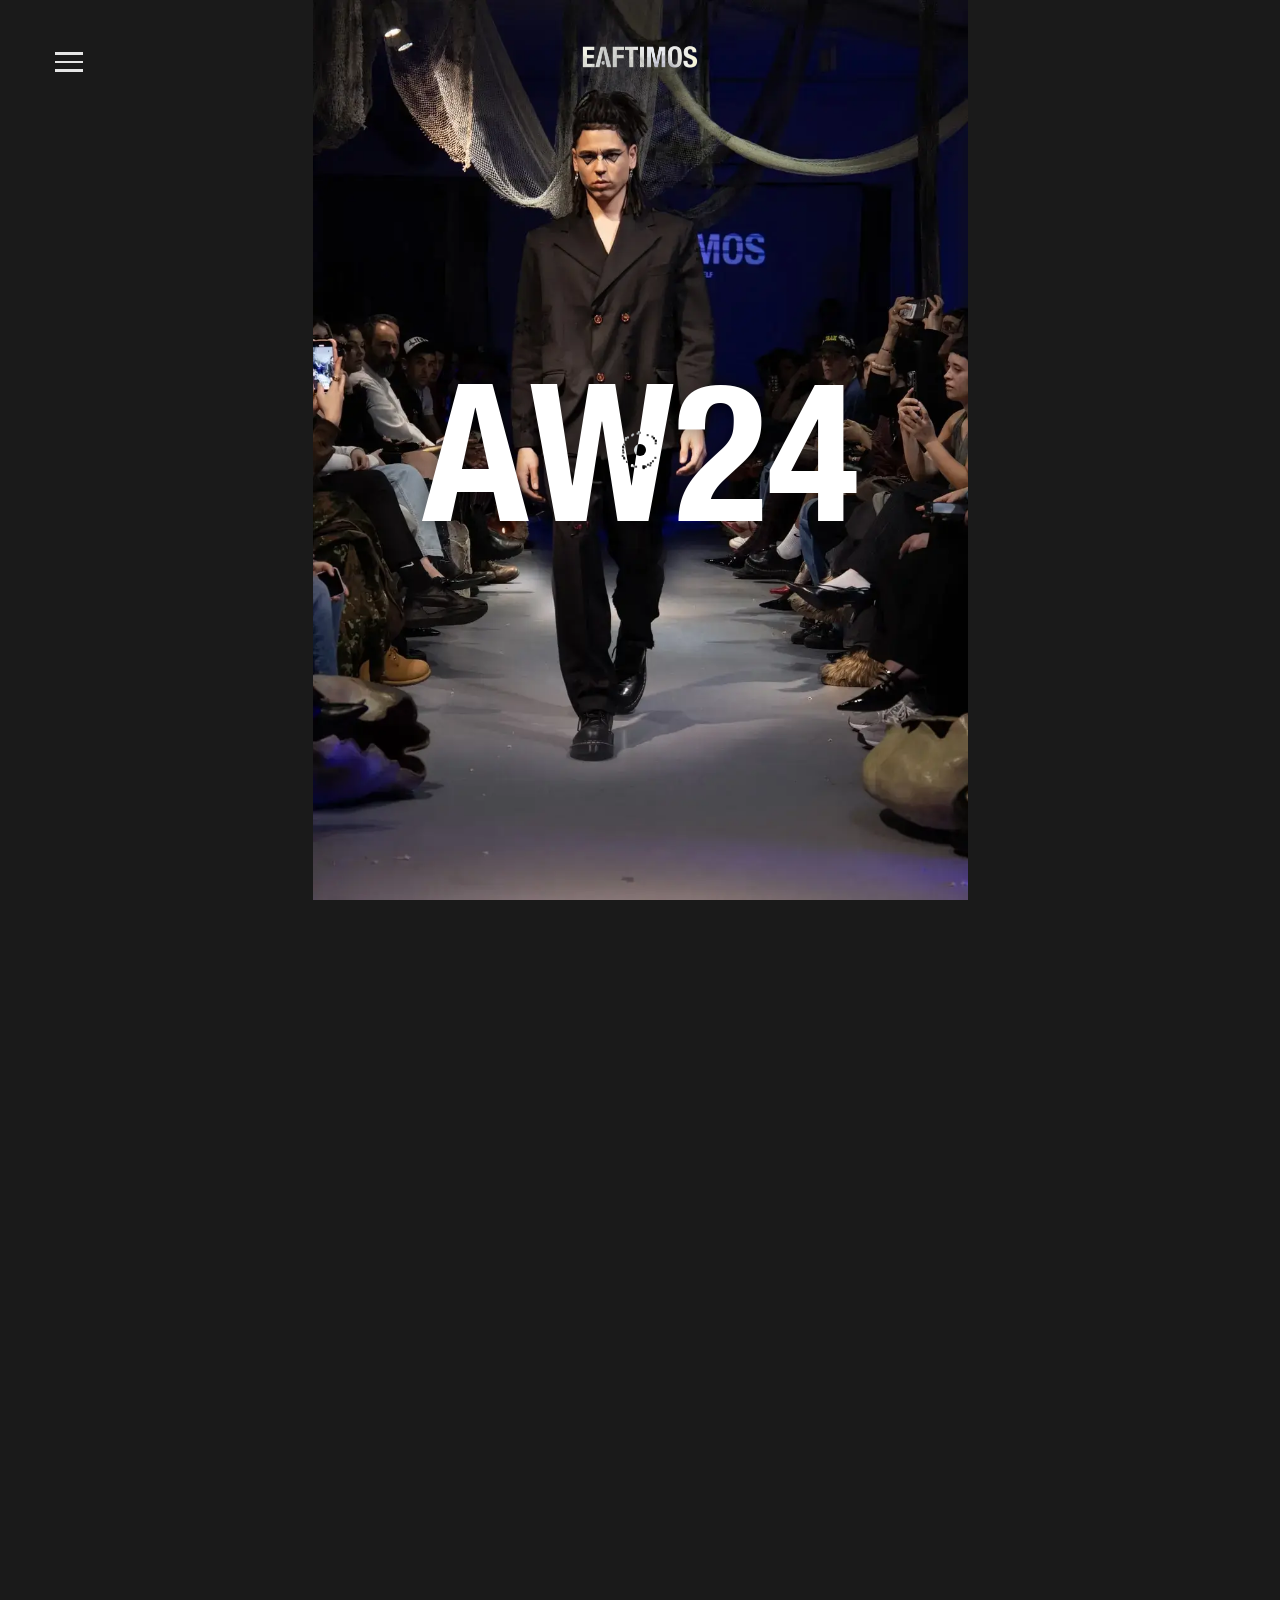
<file: public/clothes-view.html>
<!DOCTYPE html>
<html lang="en">

<head>
        <style>
        /* Elimina animación global de entrada para esta página */
        body { animation: none !important; }
        </style>
    <meta charset="UTF-8">
    <meta name="viewport" content="width=device-width, initial-scale=1.0, maximum-scale=1.0, user-scalable=no, viewport-fit=cover">
    <title>RESILIENCE AW24 | EAFTIMOS</title>
    <link rel="apple-touch-icon" sizes="180x180" href="assets/images/favicon_io/apple-touch-icon.png">
    <link rel="icon" type="image/png" sizes="32x32" href="assets/images/favicon_io/eaf_white-outline.png">
    <link rel="icon" type="image/png" sizes="16x16" href="assets/images/favicon_io/eaf_white-outline.png">
    <link rel="manifest" href="assets/images/favicon_io/site.webmanifest">
    <link rel="icon" type="image/png" sizes="192x192" href="assets/images/favicon_io/android-chrome-192x192.png">
    <link rel="icon" type="image/png" sizes="512x512" href="assets/images/favicon_io/android-chrome-512x512.png">

    <meta name="description"
        content="An inner house where silence, craft, and the avant-garde meet. Join to receive your access key and early access to releases and updates.">
    <meta name="keywords"
        content="Eaftimos, fashion brand, lifestyle brand, exclusive clothing, premium apparel, streetwear, minimal design, modern fashion, unisex fashion, luxury clothing, belonging, individuality">

    <!-- Preload critical fonts -->
    <link rel="preload" href="assets/fonts/Helvetica.ttf" as="font" type="font/ttf" crossorigin>

    <!-- Preload critical CSS -->
    <link rel="stylesheet" href="assets/css/style.css">

    <!-- DNS prefetch for faster resource loading -->
    <link rel="dns-prefetch" href="//fonts.googleapis.com">

    <script>
        // Set hero background before page renders (only on forward navigation)
        (function () {
            // Check if this is a back/forward navigation
            const perfEntries = performance.getEntriesByType('navigation');
            const isBackNavigation = perfEntries.length > 0 && perfEntries[0].type === 'back_forward';

            // Only set background on fresh navigation, NOT on back button
            if (!isBackNavigation) {
                const transitionData = sessionStorage.getItem('morphTransition');
                if (transitionData) {
                    const data = JSON.parse(transitionData);
                    // Add inline style to set background immediately
                    const style = document.createElement('style');
                    style.textContent = `.hero { background-image: url('${data.imageSrc}') !important; }`;
                    document.head.appendChild(style);
                }
            }
        })();
    </script>

        <!-- Mostrar menú lateral solo cuando el menú está abierto, igual que en index.html -->
        <style>
            /* Forzar .active visualmente cuando body.menu-open, para que se apliquen los estilos de .dropdown-menu.active y .dropdown-menu.active::before */
            body.menu-open #dropdownMenu {
                /* Simula .dropdown-menu.active */
                transform: translateX(0) !important;
            }
            body.menu-open #dropdownMenu::before {
                /* Simula .dropdown-menu.active::before */
                transform: translateX(0) !important;
                pointer-events: all !important;
            }
        </style>
</head>

<body style="background-color: #1a1a1a;">
    <!-- Fade-in overlay blanco -->
    <div id="entryWhiteOverlay" style="position:fixed;top:0;left:0;width:100vw;height:100vh;background:#fff;z-index:999999;pointer-events:auto;transition:opacity 0.38s cubic-bezier(.77,0,.18,1);opacity:1;"></div>
    <!-- Grain Canvas -->
    <canvas id="grainCanvas" style="opacity: 0.005;"></canvas>

    <nav class="blending-item">
        <div class="nav-container">
            <!-- Menu Hamburguesa -->
            <div class="menu-toggle" id="menuToggle">
                <span></span>
                <span></span>
                <span></span>
            </div>
            
            <!-- Logo Centrado -->
            <a href="index.html" class="logo" data-shape="circle">
                <img src="assets/images/logo-white.png" alt="Eaftimos Logo" width="150" height="auto" draggable="false">
            </a>
        </div>
        
        <!-- Menú Desplegable -->
        <div class="dropdown-menu" id="dropdownMenu">
            <div class="menu-links">
                <a href="https://1peief-wi.myshopify.com/" target="_blank" rel="noopener noreferrer" class="dropdown-link" data-shape="circle">SHOP</a>
                <div class="dropdown-item-with-submenu" style="display:none;">
                    <button class="dropdown-link dropdown-toggle" id="collectionsToggle">
                        COLLECTIONS
                        <svg class="dropdown-arrow" viewBox="0 0 24 24" width="16" height="16" fill="none" stroke="currentColor" stroke-width="2">
                            <polyline points="6 9 12 15 18 9"></polyline>
                        </svg>
                    </button>
                    <div class="submenu" id="collectionsSubmenu">
                        <a href="#nierika" class="submenu-link">NIERIKA AW26</a>
                        <a href="gallery-view.html" class="submenu-link">RESiLiENCE AW24</a>
                    </div>
                </div>
                <div class="dropdown-item-with-submenu">
                    <button class="dropdown-link dropdown-toggle" id="socialMediaToggle">
                        SOCIAL MEDIA
                        <svg class="dropdown-arrow" viewBox="0 0 24 24" width="16" height="16" fill="none" stroke="currentColor" stroke-width="2">
                            <polyline points="6 9 12 15 18 9"></polyline>
                        </svg>
                    </button>
                    <div class="submenu" id="socialMediaSubmenu">
                        <a href="https://www.instagram.com/eaftimos/" target="_blank" rel="noopener noreferrer" class="submenu-link">INSTAGRAM</a>
                        <a href="https://www.tiktok.com/@eaftimos" target="_blank" rel="noopener noreferrer" class="submenu-link">TIKTOK</a>
                    </div>
                </div>
                <button class="dropdown-link" id="contactBtn" data-shape="circle">CONTACT</button>
            </div>
            
            <!-- Control Icons in Sidebar -->
            <div class="sidebar-controls">
                <div class="sidebar-control-buttons">
                    <!-- Visual Effects toggle disabled (hidden, not deleted) -->
                    <button class="sidebar-control-btn" id="visualToggle" title="Toggle Visual Effects" style="display:none;">
                        <svg viewBox="0 0 24 24" width="20" height="20" fill="none" stroke="currentColor" stroke-width="2">
                            <!-- Icono de ojo abierto -->
                            <path class="eye-open" d="M1 12s4-8 11-8 11 8 11 8-4 8-11 8-11-8-11-8z"></path>
                            <circle class="eye-open" cx="12" cy="12" r="3"></circle>
                            <!-- Icono de ojo cerrado (oculto inicialmente) -->
                            <line class="eye-closed" style="display:none;" x1="1" y1="1" x2="23" y2="23" stroke-linecap="round"></line>
                        </svg>
                    </button>
                    <button class="sidebar-control-btn" id="audioToggle" title="Toggle Audio">
                        <svg viewBox="0 0 24 24" width="20" height="20" fill="none" stroke="currentColor" stroke-width="2">
                            <!-- Altavoz abierto -->
                            <path class="speaker-on" d="M3 9v6c0 1.105.895 2 2 2h4l5 5V4H9c-1.105 0-2 .895-2 2v3z"></path>
                            <path class="speaker-on" d="M17.5 3.5a4 4 0 0 1 0 5.66M19.07 4.93a8 8 0 0 1 0 11.31"></path>
                            <!-- Altavoz mudo (oculto inicialmente) -->
                            <path class="speaker-off" style="display:none;" d="M11 5L6 9H2v6h4l5 5V5z"></path>
                            <line class="speaker-off" style="display:none;" x1="23" y1="9" x2="17" y2="15"></line>
                            <line class="speaker-off" style="display:none;" x1="17" y1="9" x2="23" y2="15"></line>
                        </svg>
                    </button>
                </div>
                <div class="control-status-message" id="statusMessage"></div>
            </div>
        </div>
    </nav>

    <!-- Contact Form Modal -->
    <div class="contact-modal" id="contactModal">
        <div class="contact-modal-content">
            <button class="contact-close" id="contactClose">&times;</button>
            <h2>CONTACT US</h2>
            <form id="contactForm" action="https://formsubmit.co/contact@eaftimos.com" method="POST">
                <!-- FormSubmit Configuration -->
                <input type="hidden" name="_subject" value="New contact from Eaftimos Clothes">
                <input type="hidden" name="_captcha" value="false">
                <input type="hidden" name="_template" value="table">
                
                <div class="form-group">
                    <input type="text" id="name" name="name" placeholder="NAME" required data-shape="cross">
                </div>
                <div class="form-group">
                    <input type="email" id="email" name="email" placeholder="EMAIL" required data-shape="cross">
                </div>
                <div class="form-group">
                    <select id="queryType" name="queryType" required data-shape="cross">
                        <option value="" disabled selected>QUERY TYPE</option>
                        <option value="Atelier (Custom Clothing)">ATELIER (CUSTOM CLOTHING)</option>
                        <option value="Styling">STYLING</option>
                        <option value="Press">PRESS</option>
                        <option value="Social Media">SOCIAL MEDIA</option>
                        <option value="Other">OTHER</option>
                    </select>
                </div>
                <div class="form-group">
                    <textarea id="message" name="message" placeholder="MESSAGE" rows="5" required data-shape="cross"></textarea>
                </div>
                <button type="submit" class="submit-btn">SEND</button>
            </form>
        </div>
    </div>

    <main>
        <section class="hero" id="heroSection" style="background-image: url(assets/images/g-11.webp);">
            <div class="container">
                <h1>AW24</h1>
            </div>
        </section>

        <section class="grid-view">
            <div class="container-fluid">
                <div class="grid-view-content">
                    <div class="item">
                        <a href="#" class="image-link">
                            <img src="assets/images/g-11.webp" alt="">
                            <span class="tooltip">AW20 Collection</span>
                        </a>
                    </div>
                    <div class="item">
                        <a href="#" class="image-link">
                            <img src="assets/images/g-12.webp" alt="">
                            <span class="tooltip">Winter Editorial</span>
                        </a>
                    </div>
                    <div class="item">
                        <a href="#" class="image-link">
                            <img src="assets/images/g-16.avif" alt="">
                            <span class="tooltip">Avant-Garde Series</span>
                        </a>
                    </div>
                </div>
            </div>
        </section>
    </main>

    <!-- Sonidos - Sistema de crossfade manual (sin loop=true para evitar bloqueo del navegador) -->
    <audio id="noiseSound" src="assets/sounds/breathing.mp3" preload="auto"></audio>
    <audio id="whispersSound" src="assets/sounds/breathing.mp3" preload="auto"></audio>
    <audio id="lockedInSound" src="assets/sounds/locked-in-oneself.mp3" preload="auto"></audio>

    <script>
    // IMPORTANTE: Configurar ANTES de cargar controls.js
    window.preloaderEnterPressed = true; // Esta página no tiene preloader
    </script>

    <!-- Load scripts - Solo los necesarios para clothes-view -->
    <script defer src="assets/js/ui-sounds.js"></script>
    <!-- script.js y grain-effect.js son para el mapa de index.html, no se usan aquí -->
    <script defer src="assets/js/cursor-effect.js"></script>
    <script src="assets/js/tooltip-nebula.js"></script>
    <script src="assets/js/controls.js?v=20260210f"></script>

    <script>
    // Fade-in blanco rápido al entrar
    window.addEventListener('load', function() {
        var overlay = document.getElementById('entryWhiteOverlay');
        if (overlay) {
            setTimeout(function() {
                overlay.style.opacity = '0';
                setTimeout(function() {
                    overlay.parentNode && overlay.parentNode.removeChild(overlay);
                }, 380);
            }, 10); // Mostrar overlay al menos un frame
        }
    });

    // Overlay fade blanco al hacer click en el logo superior
    document.addEventListener('DOMContentLoaded', function() {
        var logoLink = document.querySelector('a.logo');
        if (logoLink) {
            logoLink.addEventListener('click', function(e) {
                e.preventDefault();
                
                // Fade out rápido del audio breathing
                const noiseSound = document.getElementById('noiseSound');
                const whispersSound = document.getElementById('whispersSound');
                const fadeDuration = 300; // 300ms fade out
                const startTime = performance.now();
                
                function fadeOutAudio() {
                    const elapsed = performance.now() - startTime;
                    const progress = Math.min(1, elapsed / fadeDuration);
                    // Ease out cúbico para fade suave
                    const eased = 1 - Math.pow(1 - progress, 3);
                    const volume = 1 - eased;
                    
                    // Aplicar fade a ambos sonidos
                    if (noiseSound && typeof window.noiseCrossfadeSystem !== 'undefined') {
                        if (window.noiseGain) {
                            window.noiseGain.gain.value *= volume;
                        }
                    }
                    
                    if (whispersSound && typeof window.whispersCrossfadeSystem !== 'undefined') {
                        if (window.whispersGain) {
                            window.whispersGain.gain.value *= volume;
                        }
                    }
                    
                    if (progress < 1) {
                        requestAnimationFrame(fadeOutAudio);
                    } else {
                        // Fade out completado, pausar audio
                        if (noiseSound) noiseSound.pause();
                        if (whispersSound) whispersSound.pause();
                        console.log('[LOGO-CLICK] Audio fade out completed');
                    }
                }
                
                // Iniciar fade out del audio
                fadeOutAudio();
                
                // Crear overlay blanco
                var overlay = document.createElement('div');
                overlay.style.position = 'fixed';
                overlay.style.top = '0';
                overlay.style.left = '0';
                overlay.style.width = '100vw';
                overlay.style.height = '100vh';
                overlay.style.background = '#fff';
                overlay.style.zIndex = '250000';
                overlay.style.pointerEvents = 'auto';
                overlay.style.transition = 'opacity 0.38s cubic-bezier(.77,0,.18,1)';
                overlay.style.opacity = '0';
                document.body.appendChild(overlay);
                // Forzar reflow y luego fade-in
                void overlay.offsetWidth;
                overlay.style.opacity = '1';
                
                // Navegar después del fade out del audio (300ms)
                setTimeout(function() {
                    window.location.href = logoLink.href;
                }, 320); // Un poco más que el fade del audio
            });
        }
    });
    </script>

    <script>
    // (Eliminada animación/override de audio y descenso inicial)
    </script>

    <!-- (Eliminado script inline de menú para que solo controle controls.js) -->
</body>

</html>
</file>
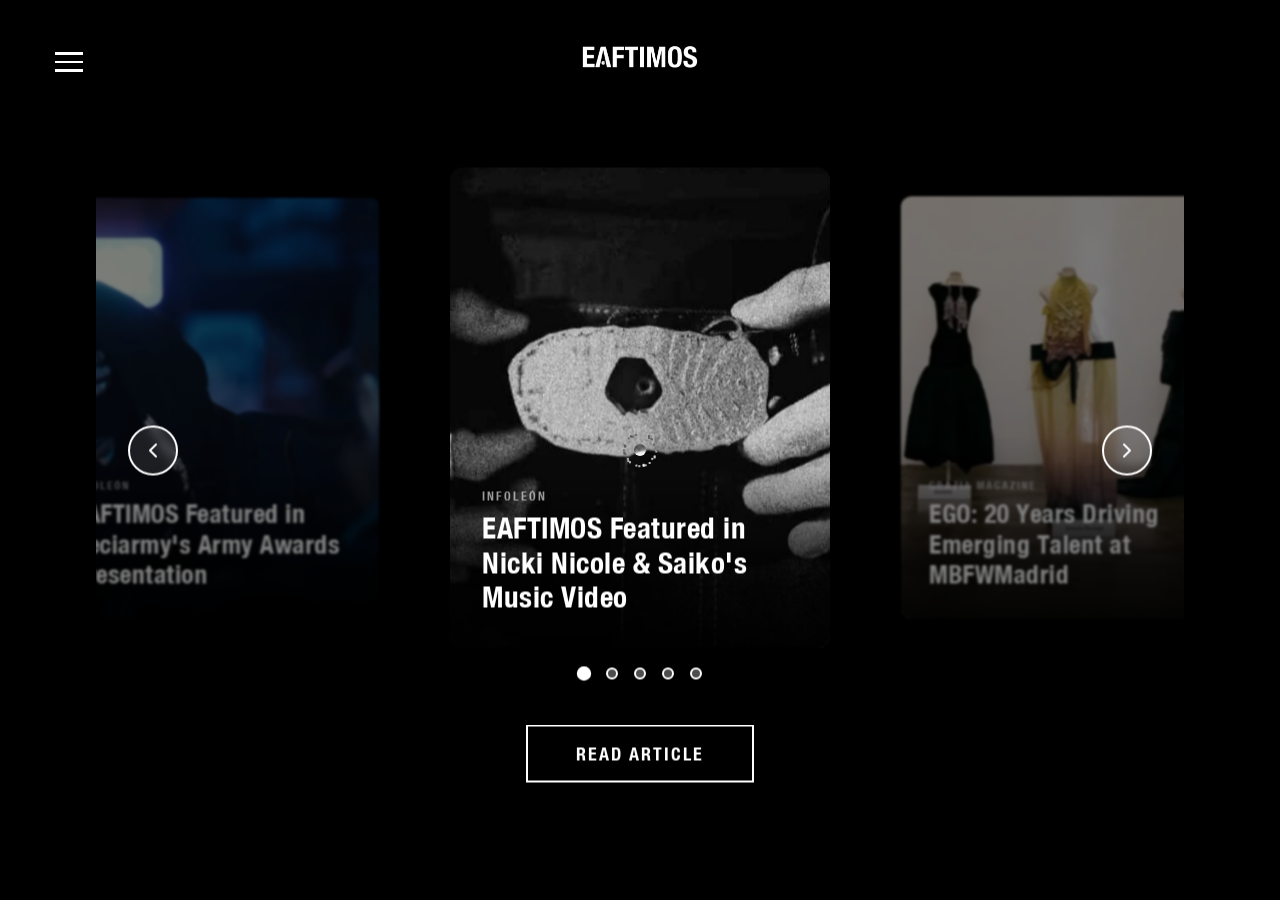
<file: public/press.html>
﻿<!DOCTYPE html>
<html lang="en">

<head>
        <style>
        /* Elimina animaciÃƒÂ³n global de entrada para esta pÃƒÂ¡gina */
        body { animation: none !important; }
        </style>
    <meta charset="UTF-8">
    <meta name="viewport" content="width=device-width, initial-scale=1.0, maximum-scale=1.0, user-scalable=no, viewport-fit=cover">
    <title>PRESS | EAFTIMOS</title>
    <link rel="apple-touch-icon" sizes="180x180" href="assets/images/favicon_io/apple-touch-icon.png">
    <link rel="icon" type="image/png" sizes="32x32" href="assets/images/favicon_io/eaf_white-outline.png">
    <link rel="icon" type="image/png" sizes="16x16" href="assets/images/favicon_io/eaf_white-outline.png">
    <link rel="manifest" href="assets/images/favicon_io/site.webmanifest">
    <link rel="icon" type="image/png" sizes="192x192" href="assets/images/favicon_io/android-chrome-192x192.png">
    <link rel="icon" type="image/png" sizes="512x512" href="assets/images/favicon_io/android-chrome-512x512.png">

    <meta name="description"
        content="Discover Eaftimos - a fashion studio founded in 2022, working through introspection and craftsmanship.">
    <meta name="keywords"
        content="Eaftimos, fashion brand, about us, vision, minimal design, modern fashion, Madrid">

    <!-- Preload critical fonts -->
    <link rel="preload" href="assets/fonts/Helvetica.ttf" as="font" type="font/ttf" crossorigin>

    <!-- Preload critical CSS -->
    <link rel="stylesheet" href="assets/css/style.css">

    <!-- DNS prefetch for faster resource loading -->
    <link rel="dns-prefetch" href="//fonts.googleapis.com">
    <link rel="preconnect" href="https://fonts.googleapis.com">
    <link rel="preconnect" href="https://fonts.gstatic.com" crossorigin>
    <link href="https://fonts.googleapis.com/css2?family=Cherish&display=swap" rel="stylesheet">

        <!-- Mostrar menÃƒÂº lateral solo cuando el menÃƒÂº estÃƒÂ¡ abierto, igual que en index.html -->
        <style>
            /* Forzar .active visualmente cuando body.menu-open, para que se apliquen los estilos de .dropdown-menu.active y .dropdown-menu.active::before */
            body.menu-open #dropdownMenu {
                /* Simula .dropdown-menu.active */
                transform: translateX(0) !important;
            }
            body.menu-open #dropdownMenu::before {
                /* Simula .dropdown-menu.active::before */
                transform: translateX(0) !important;
                pointer-events: all !important;
            }

            body.menu-open .press-controls,
            body.menu-open .press-controls > *,
            body.menu-open .slider-arrows,
            body.menu-open .slider-arrow,
            body.menu-open .press-slider,
            body.menu-open .press-slide,
            body.menu-open .scroll-content,
            body.menu-open .origin-container {
                pointer-events: none !important;
            }
            
            body.menu-open .press-slide {
                transition: none !important;
                animation: none !important;
                will-change: auto !important;
            }

            /* Estilos especÃƒÂ­ficos para la pÃƒÂ¡gina About Us */
            body {
                overflow-x: hidden;
                background-color: #1a1a1a;
            }

            .origin-container {
                position: fixed;
                top: 0;
                left: 0;
                width: 100%;
                height: 100vh;
                overflow: hidden;
            }

            /* Video de fondo */
            #videos-background {
                position: fixed;
                top: 0;
                left: 0;
                width: 100%;
                height: 100vh;
                z-index: 0;
                overflow: hidden;
                background-color: #000;
            }

            #videos-background video {
                position: absolute;
                top: 50%;
                left: 50%;
                min-width: 100%;
                min-height: 100%;
                width: auto;
                height: auto;
                transform: translate(-50%, -50%);
                object-fit: cover;
                opacity: 0.45;
            }

            /* Contenedor de texto scrolleable */
            .scroll-content {
                position: fixed;
                top: 50%;
                left: 50%;
                transform: translate(-50%, -50%);
                width: 90%;
                max-width: 1400px;
                height: 75vh;
                max-height: 900px;
                overflow: visible;
                z-index: 10;
                padding: 2rem;
                background: transparent;
            }

            /* Scrollbar personalizado */
            .scroll-content::-webkit-scrollbar {
                width: 6px;
            }

            .scroll-content::-webkit-scrollbar-track {
                background: rgba(255, 255, 255, 0.05);
            }

            .scroll-content::-webkit-scrollbar-thumb {
                background: rgba(255, 255, 255, 0.2);
                border-radius: 3px;
            }

            .scroll-content::-webkit-scrollbar-thumb:hover {
                background: rgba(255, 255, 255, 0.3);
            }

            .origin-text {
                color: #ffffff;
                font-family: 'Helvetica Neue Condensed Bold', 'Helvetica', sans-serif;
                line-height: 1.8;
                font-size: 1.1rem;
                letter-spacing: 0.5px;
            }

            .origin-text h1 {
                font-size: 3rem;
                font-weight: bold;
                margin-bottom: 2rem;
                letter-spacing: 2px;
                text-transform: uppercase;
                background: rgba(26, 26, 26, 0.7);
                padding: 1rem;
                backdrop-filter: blur(5px);
            }

            .origin-text h2 {
                font-size: 1.8rem;
                font-weight: bold;
                margin-top: 3rem;
                margin-bottom: 1.5rem;
                letter-spacing: 1px;
                text-transform: uppercase;
                background: rgba(26, 26, 26, 0.7);
                padding: 0.8rem;
                backdrop-filter: blur(5px);
            }

            .origin-text p {
                margin-bottom: 1.5rem;
                text-align: justify;
                background: transparent;
                padding: 1rem;
                filter: blur(0px);
                transition: filter 0.3s ease-out;
                will-change: filter;
            }

            /* Contenedor de imÃƒÂ¡genes parallax en capa fija */
            .parallax-images-layer {
                position: fixed;
                top: 0;
                left: 0;
                width: 100vw;
                height: 100vh;
                z-index: 5;
                pointer-events: none;
                overflow: visible;
            }

            .parallax-image {
                position: absolute;
                width: 100%;
                max-width: 450px;
                height: auto;
                border-radius: 4px;
                box-shadow: 0 10px 40px rgba(0, 0, 0, 0.6);
                will-change: transform, filter, opacity;
                opacity: 0;
                filter: blur(0px);
                transition: filter 0.3s ease-out, opacity 0.5s ease-out;
            }

            /* Estilos para el slider de noticias */
            .press-slider {
                position: relative;
                width: 100%;
                height: 100%;
                display: flex;
                align-items: center;
                justify-content: center;
                cursor: default;
                overflow: hidden;
                touch-action: pan-y pinch-zoom;
                user-select: none;
                -webkit-user-select: none;
            }

            .press-slider.dragging {
                cursor: grabbing;
            }

            .press-slider.dragging .press-slide-card {
                cursor: grabbing !important;
            }

            /* ===== MODO MULTI-CARD (PC / horizontal) ===== */
            .press-slides-track {
                position: relative;
                width: 100%;
                height: 100%;
                pointer-events: none;
            }

            .press-slide {
                position: absolute;
                left: 50%;
                top: 50%;
                display: flex;
                align-items: center;
                justify-content: center;
                opacity: 1;
                transition: transform 0.5s ease, opacity 0.5s ease, filter 0.5s ease;
                will-change: transform, opacity, filter;
                user-select: none;
                padding: 1rem 1.5rem;
                pointer-events: auto;
                cursor: pointer;
            }

            .press-slide.no-transition {
                transition: none !important;
            }

            /* En multi-card: clases visuales (transform lo maneja JS) */
            .press-slide.side-card {
                opacity: 0.5;
                filter: blur(1px);
                cursor: pointer;
            }

            .press-slide.center-card {
                opacity: 1;
                filter: blur(0px);
                cursor: pointer;
                z-index: 3;
            }

            .press-slide.side-card {
                z-index: 2;
            }

            .press-slide.hidden-card {
                opacity: 0;
                pointer-events: none !important;
                z-index: 0;
            }

            /* Contenedor de tarjeta unificada */
            .press-slide-card {
                position: relative;
                width: 380px;
                height: 480px;
                border-radius: 12px;
                overflow: hidden;
                box-shadow: 0 20px 60px rgba(0, 0, 0, 0.8);
                cursor: pointer;
                transition: transform 0.3s ease, box-shadow 0.3s ease;
            }

            .press-slide.center-card .press-slide-card:hover,
            .press-slide.active .press-slide-card:hover {
                transform: scale(1.02);
                box-shadow: 0 25px 70px rgba(0, 0, 0, 0.9);
            }

            .press-slide-image {
                position: absolute;
                top: 0;
                left: 0;
                width: 100%;
                height: 100%;
            }

            .press-slide-image img {
                width: 100%;
                height: 100%;
                object-fit: cover;
                object-position: center;
                display: block;
            }

            .press-slide-content {
                position: absolute;
                bottom: 0;
                left: 0;
                width: 100%;
                background: linear-gradient(to top, rgba(0, 0, 0, 0.95) 0%, rgba(0, 0, 0, 0.85) 30%, rgba(0, 0, 0, 0.6) 50%, rgba(0, 0, 0, 0.3) 70%, rgba(0, 0, 0, 0.1) 85%, transparent 100%);
                padding: 3rem 2rem 2rem 2rem;
            }

            .press-portal {
                font-family: 'Helvetica Neue Condensed Bold', 'Helvetica', sans-serif;
                font-size: 0.75rem;
                color: rgba(255, 255, 255, 0.6);
                text-transform: uppercase;
                letter-spacing: 2px;
                margin-bottom: 0.5rem;
            }

            .press-slide h2 {
                font-family: 'Helvetica Neue Condensed Bold', 'Helvetica', sans-serif;
                font-size: 1.8rem;
                font-weight: bold;
                color: #ffffff;
                text-align: left;
                margin: 0;
                letter-spacing: 0.5px;
                line-height: 1.2;
                background: transparent;
                padding: 0;
            }

            /* Contenedor de controles (botÃƒÂ³n + dots) */
            .press-controls {
                position: absolute;
                bottom: 2.5rem;
                left: 50%;
                transform: translateX(-50%);
                display: flex;
                flex-direction: column;
                align-items: center;
                gap: 1.2rem;
                z-index: 30;
                pointer-events: none;
            }

            .press-controls > * {
                pointer-events: auto;
            }

            .press-btn {
                position: relative;
                display: inline-block;
                padding: 1rem 3rem;
                background: transparent;
                border: 2px solid #ffffff;
                color: #ffffff;
                text-decoration: none;
                font-family: 'Helvetica Neue Condensed Bold', 'Helvetica', sans-serif;
                font-size: 1.1rem;
                letter-spacing: 2px;
                text-transform: uppercase;
                transition: all 0.3s cubic-bezier(0.4, 0, 0.2, 1);
                cursor: pointer !important;
                backdrop-filter: blur(5px);
                overflow: hidden;
            }

            .press-btn::before {
                content: '';
                position: absolute;
                top: 0;
                left: -100%;
                width: 100%;
                height: 100%;
                background: #ffffff;
                transition: left 0.3s cubic-bezier(0.4, 0, 0.2, 1);
                z-index: -1;
            }

            .press-btn:hover {
                color: #1a1a1a;
            }

            .press-btn:hover::before {
                left: 0;
            }

            /* Controles de navegaciÃƒÂ³n del slider */
            .slider-nav {
                display: flex;
                gap: 1rem;
            }

            .slider-dot {
                width: 12px;
                height: 12px;
                border-radius: 50%;
                background: rgba(255, 255, 255, 0.3);
                border: 2px solid #ffffff;
                cursor: pointer !important;
                transition: all 0.3s ease;
            }

            .slider-dot.active {
                background: #ffffff;
                transform: scale(1.2);
            }

            .slider-arrows {
                position: absolute;
                top: 50%;
                width: 100%;
                display: flex;
                justify-content: space-between;
                padding: 0 2rem;
                transform: translateY(-50%);
                pointer-events: none;
                z-index: 35; /* MÃƒÂ¡s alto para que las flechas estÃƒÂ©n sobre todo */
            }

            .slider-arrow {
                width: 50px;
                height: 50px;
                border-radius: 50%;
                background: rgba(255, 255, 255, 0.1);
                border: 2px solid #ffffff;
                color: #ffffff;
                display: flex;
                align-items: center;
                justify-content: center;
                cursor: pointer !important;
                transition: all 0.3s ease;
                pointer-events: auto;
                backdrop-filter: blur(5px);
            }

            .slider-arrow:hover {
                background: rgba(255, 255, 255, 0.2);
                transform: scale(1.1);
            }

            .slider-arrow svg {
                width: 24px;
                height: 24px;
            }


            /* Responsive */

            /* Pantallas grandes (1600px+) */
            @media (min-width: 1600px) {
                .scroll-content {
                    max-width: 1600px;
                }

                .press-slide {
                    padding: 1rem 2rem;
                }

                .press-slide-card {
                    width: 420px;
                    height: 520px;
                }

                .press-slide-content {
                    padding: 3.5rem 2.5rem 2.5rem 2.5rem;
                }

                .press-slide h2 {
                    font-size: 2rem;
                }
            }

            /* Tablets y pantallas medianas (hasta 1024px) */
            @media (max-width: 1024px) {
                .scroll-content {
                    width: 95%;
                    max-width: 1200px;
                }

                .press-slide {
                    padding: 1rem 1rem;
                }

                .press-slide-card {
                    width: 320px;
                    height: 420px;
                }

                .press-slide-content {
                    padding: 2.5rem 1.8rem 1.8rem 1.8rem;
                }

                .press-slide h2 {
                    font-size: 1.4rem;
                }

                .press-controls {
                    bottom: 2rem;
                }
            }

            /* ===== MODO SINGLE-CARD (Portrait / MÃƒÂ³vil, <=900px) ===== */
            @media (max-width: 900px) {
                .press-slides-track {
                    display: contents; /* Desactivar track en mobile */
                }

                .press-slider {
                    position: relative;
                }

                .press-slide {
                    position: absolute;
                    left: 0;
                    top: 0;
                    width: 100%;
                    height: 100%;
                    opacity: 0;
                    transform: scale(0.9);
                    pointer-events: none;
                    padding: 2rem 1.5rem;
                    transition: opacity 0.6s ease, transform 0.6s ease;
                }

                .press-slide.active {
                    opacity: 1;
                    transform: scale(1);
                    pointer-events: auto;
                }

                .press-slide.side-card,
                .press-slide.hidden-card,
                .press-slide.center-card {
                    /* Reset multi-card classes en mobile */
                    opacity: unset;
                    transform: unset;
                    filter: unset;
                }

                .press-slide-card {
                    width: 100%;
                    max-width: 380px;
                    height: 420px;
                }

                .press-slide-content {
                    padding: 2rem 1.5rem 1.5rem 1.5rem;
                }

                .press-slide h2 {
                    font-size: 1.5rem;
                    text-align: center;
                }

                .press-portal {
                    text-align: center;
                }

                .press-controls {
                    bottom: auto;
                    top: calc(50% + 200px + 0.5rem);
                    gap: 1.6rem;
                }
            }

            /* Tablets pequeÃƒÂ±as y mÃƒÂ³viles (hasta 768px) */
            @media (max-width: 768px) {
                .scroll-content {
                    width: 95%;
                    height: 100vh;
                    padding: 1rem;
                    top: 0;
                    transform: translate(-50%, 0);
                }

                .press-slider {
                    cursor: default;
                }

                .press-slider.dragging {
                    cursor: default;
                }

                .press-slide {
                    padding: 0.5rem 1rem 1rem 1rem;
                    padding-top: 0;
                }

                .press-slide-card {
                    max-width: 320px;
                    height: 360px;
                }

                .press-slide-content {
                    padding: 1.5rem 1.2rem 1rem 1.2rem;
                }

                .press-slide h2 {
                    font-size: 1.3rem;
                    text-align: center;
                }

                .press-portal {
                    text-align: center;
                    font-size: 0.7rem;
                    margin-bottom: 0.4rem;
                }

                .press-btn {
                    padding: 0.9rem 2.5rem;
                    font-size: 0.95rem;
                }

                .press-controls {
                    bottom: auto;
                    top: calc(50% + 190px + 0.5rem);
                    gap: 1.6rem;
                }

                .slider-arrows {
                    padding: 0 0.5rem;
                }

                .slider-arrow {
                    width: 45px;
                    height: 45px;
                }

                .slider-arrow svg {
                    width: 20px;
                    height: 20px;
                }
            }

            /* MÃƒÂ³viles pequeÃƒÂ±os (hasta 480px) */
            @media (max-width: 480px) {
                .scroll-content {
                    width: 100%;
                    padding: 0.5rem;
                }

                .press-slide {
                    padding: 0.5rem 0.5rem 1rem 0.5rem;
                    padding-top: 0;
                }

                .press-slide-card {
                    max-width: 290px;
                    height: 340px;
                }

                .press-slide-content {
                    padding: 1.2rem 1rem 0.8rem 1rem;
                }

                .press-slide h2 {
                    font-size: 1.15rem;
                }

                .press-portal {
                    font-size: 0.65rem;
                    margin-bottom: 0.3rem;
                }

                .press-btn {
                    padding: 0.75rem 2rem;
                    font-size: 0.85rem;
                }

                .slider-nav {
                    gap: 0.7rem;
                }

                .press-controls {
                    bottom: auto;
                    top: calc(50% + 170px + 0.5rem);
                    gap: 1.6rem;
                }

                .slider-dot {
                    width: 10px;
                    height: 10px;
                }

                .slider-arrow {
                    width: 40px;
                    height: 40px;
                }

                .slider-arrow svg {
                    width: 18px;
                    height: 18px;
                }
            }

            /* MÃƒÂ³viles muy pequeÃƒÂ±os (hasta 360px) */
            @media (max-width: 360px) {
                .press-slide {
                    padding: 0.5rem 0.3rem 1rem 0.3rem;
                    padding-top: 0;
                }

                .press-slide-card {
                    max-width: 270px;
                    height: 310px;
                }

                .press-slide-content {
                    padding: 1rem 0.9rem 0.7rem 0.9rem;
                }

                .press-slide h2 {
                    font-size: 1.05rem;
                }

                .press-portal {
                    font-size: 0.6rem;
                    margin-bottom: 0.25rem;
                }

                .press-btn {
                    padding: 0.7rem 1.5rem;
                    font-size: 0.8rem;
                }

                .press-controls {
                    bottom: auto;
                    top: calc(50% + 165px + 0.5rem);
                    gap: 1.4rem;
                }

                .slider-nav {
                    gap: 0.6rem;
                }

                .slider-arrow {
                    width: 35px;
                    height: 35px;
                }
            }

            /* Pantallas en landscape (altura reducida) */
            @media (max-height: 600px) and (orientation: landscape) {
                .scroll-content {
                    height: 100vh;
                    padding: 0.5rem;
                    top: 50%;
                }

                .press-slide {
                    padding: 0.5rem 1rem;
                }

                .press-slide-card {
                    max-width: 300px;
                    height: 260px;
                }

                .press-slide-content {
                    padding: 1.2rem 1rem 0.8rem 1rem;
                }

                .press-slide h2 {
                    font-size: 1.1rem;
                    text-align: left;
                }

                .press-portal {
                    font-size: 0.6rem;
                    text-align: left;
                    margin-bottom: 0.3rem;
                }

                .press-btn {
                    padding: 0.6rem 1.8rem;
                    font-size: 0.85rem;
                }

                .press-controls {
                    bottom: 0.3rem;
                }

                .slider-nav {
                    display: none;
                }

                .slider-arrows {
                    top: 50%;
                    transform: translateY(-50%);
                    padding: 0 0.5rem;
                }

                .slider-arrow {
                    width: 35px;
                    height: 35px;
                    background: rgba(255, 255, 255, 0.15);
                }
            }

            /* Ajuste para pantallas muy altas */
            @media (min-height: 1000px) {
                .scroll-content {
                    max-height: 800px;
                }
            }

            /* Escritorio: aumentar distancia entre tarjetas y controles (dots) */
            @media (min-width: 901px) {
                .press-controls {
                    /* Fix controls to viewport on desktop so they can be placed lower
                       (positioning relative to .scroll-content prevented previous changes) */
                    position: fixed;
                    left: 50%;
                    transform: translateX(-50%);
                    bottom: 0.3rem; /* moved further down toward screen bottom */
                    gap: 2.8rem;
                    z-index: 9999;
                    pointer-events: auto;
                }
                /* Raise slides/cards a bit on desktop so there's more gap to the controls (reduced) */
                .press-slide {
                    top: 43%;
                }
            }
        </style>
</head>

<body style="background-color: #1a1a1a;">
    <!-- Fade-in overlay blanco -->
    <div id="entryWhiteOverlay" style="position:fixed;top:0;left:0;width:100vw;height:100vh;background:#fff;z-index:999999;pointer-events:auto;transition:opacity 0.38s cubic-bezier(.77,0,.18,1);opacity:1;"></div>
    <!-- Grain Canvas -->
    <canvas id="grainCanvas" style="opacity: 0.005;"></canvas>

    <nav class="blending-item">
        <div class="nav-container">
            <!-- Menu Hamburguesa -->
            <div class="menu-toggle" id="menuToggle">
                <span></span>
                <span></span>
                <span></span>
            </div>
            
            <!-- Logo Centrado -->
            <a href="index.html" class="logo" data-shape="circle">
                <img src="assets/images/logo-white.png" alt="Eaftimos Logo" width="150" height="auto" draggable="false">
            </a>
        </div>
        
        <!-- MenÃƒÂº Desplegable -->
        <div class="dropdown-menu" id="dropdownMenu">
            <div class="menu-links">
                <a href="https://1peief-wi.myshopify.com/" target="_blank" rel="noopener noreferrer" class="dropdown-link" data-shape="circle">SHOP</a>
                <div class="dropdown-item-with-submenu" style="display:none;">
                    <button class="dropdown-link dropdown-toggle" id="collectionsToggle">
                        COLLECTIONS
                        <svg class="dropdown-arrow" viewBox="0 0 24 24" width="16" height="16" fill="none" stroke="currentColor" stroke-width="2">
                            <polyline points="6 9 12 15 18 9"></polyline>
                        </svg>
                    </button>
                    <div class="submenu" id="collectionsSubmenu">
                        <a href="#nierika" class="submenu-link">NIERIKA AW26</a>
                        <a href="gallery-view.html" class="submenu-link">RESiLiENCE AW24</a>
                    </div>
                </div>
                <div class="dropdown-item-with-submenu">
                    <button class="dropdown-link dropdown-toggle" id="socialMediaToggle">
                        SOCIAL MEDIA
                        <svg class="dropdown-arrow" viewBox="0 0 24 24" width="16" height="16" fill="none" stroke="currentColor" stroke-width="2">
                            <polyline points="6 9 12 15 18 9"></polyline>
                        </svg>
                    </button>
                    <div class="submenu" id="socialMediaSubmenu">
                        <a href="https://www.instagram.com/eaftimos/" target="_blank" rel="noopener noreferrer" class="submenu-link">INSTAGRAM</a>
                        <a href="https://www.tiktok.com/@eaftimos" target="_blank" rel="noopener noreferrer" class="submenu-link">TIKTOK</a>
                    </div>
                </div>
                <button class="dropdown-link" id="contactBtn" data-shape="circle">CONTACT</button>
            </div>
            
            <!-- Control Icons in Sidebar -->
            <div class="sidebar-controls">
                <div class="sidebar-control-buttons">
                    <!-- Visual Effects toggle disabled (hidden, not deleted) -->
                    <button class="sidebar-control-btn" id="visualToggle" title="Toggle Visual Effects" style="display:none;">
                        <svg viewBox="0 0 24 24" width="20" height="20" fill="none" stroke="currentColor" stroke-width="2">
                            <!-- Icono de ojo abierto -->
                            <path class="eye-open" d="M1 12s4-8 11-8 11 8 11 8-4 8-11 8-11-8-11-8z"></path>
                            <circle class="eye-open" cx="12" cy="12" r="3"></circle>
                            <!-- Icono de ojo cerrado (oculto inicialmente) -->
                            <line class="eye-closed" style="display:none;" x1="1" y1="1" x2="23" y2="23" stroke-linecap="round"></line>
                        </svg>
                    </button>
                    <button class="sidebar-control-btn" id="audioToggle" title="Toggle Audio">
                        <svg viewBox="0 0 24 24" width="20" height="20" fill="none" stroke="currentColor" stroke-width="2">
                            <!-- Altavoz abierto -->
                            <path class="speaker-on" d="M3 9v6c0 1.105.895 2 2 2h4l5 5V4H9c-1.105 0-2 .895-2 2v3z"></path>
                            <path class="speaker-on" d="M17.5 3.5a4 4 0 0 1 0 5.66M19.07 4.93a8 8 0 0 1 0 11.31"></path>
                            <!-- Altavoz mudo (oculto inicialmente) -->
                            <path class="speaker-off" style="display:none;" d="M11 5L6 9H2v6h4l5 5V5z"></path>
                            <line class="speaker-off" style="display:none;" x1="23" y1="9" x2="17" y2="15"></line>
                            <line class="speaker-off" style="display:none;" x1="17" y1="9" x2="23" y2="15"></line>
                        </svg>
                    </button>
                </div>
                <div class="control-status-message" id="statusMessage"></div>
            </div>
        </div>
    </nav>

    <!-- Contact Form Modal -->
    <div class="contact-modal" id="contactModal">
        <div class="contact-modal-content">
            <button class="contact-close" id="contactClose">&times;</button>
            <h2>CONTACT US</h2>
            <form id="contactForm" action="https://formsubmit.co/contact@eaftimos.com" method="POST">
                <!-- FormSubmit Configuration -->
                <input type="hidden" name="_subject" value="New contact from Eaftimos Press">
                <input type="hidden" name="_captcha" value="false">
                <input type="hidden" name="_template" value="table">
                
                <div class="form-group">
                    <input type="text" id="name" name="name" placeholder="NAME" required data-shape="cross">
                </div>
                <div class="form-group">
                    <input type="email" id="email" name="email" placeholder="EMAIL" required data-shape="cross">
                </div>
                <div class="form-group">
                    <select id="queryType" name="queryType" required data-shape="cross">
                        <option value="" disabled selected>QUERY TYPE</option>
                        <option value="Atelier (Custom Clothing)">ATELIER (CUSTOM CLOTHING)</option>
                        <option value="Styling">STYLING</option>
                        <option value="Press">PRESS</option>
                        <option value="Social Media">SOCIAL MEDIA</option>
                        <option value="Other">OTHER</option>
                    </select>
                </div>
                <div class="form-group">
                    <textarea id="message" name="message" placeholder="MESSAGE" rows="5" required data-shape="cross"></textarea>
                </div>
                <button type="submit" class="submit-btn">SEND</button>
            </form>
        </div>
    </div>

    <!-- Background Video -->
    <div id="videos-background">
        <video autoplay muted loop playsinline preload="auto">
            <source src="assets/vid/checking_clothes-vid.mp4" type="video/mp4">
        </video>
    </div>

    <main>
        <div class="origin-container">
            <!-- Contenido de slider de noticias -->
            <div class="scroll-content" id="scrollContent">
                <div class="press-slider">
                    <div style="height: 10vh;"></div>
                    <div class="press-slides-track" id="slidesTrack">
                    <!-- Slide 1 -->
                    <div class="press-slide" data-url="https://infoleon.infobierzo.com/noticias-leon/eaftimos-disenador-leones-erik-bruccia-ultimo-videoclip-nicki-nicole-saiko_1013600_102.html">
                        <div class="press-slide-card">
                            <div class="press-slide-image">
                                <img src="assets/images/press-page/press-saiko-clip.jpeg" alt="Nicki Nicole & Saiko">
                            </div>
                            <div class="press-slide-content">
                                <div class="press-portal">InfoLeón</div>
                                <h2>EAFTIMOS Featured in Nicki Nicole & Saiko's Music Video</h2>
                            </div>
                        </div>
                    </div>
                    
                    <!-- Slide 2 -->
                    <div class="press-slide" data-url="https://graziamagazine.com/es/articles/ego-20-anos-impulsando-el-talento-emergente-en-mbfwmadrid/">
                        <div class="press-slide-card">
                            <div class="press-slide-image">
                                <img src="assets/images/press-page/press-grazia.webp" alt="EGO MBFWMadrid">
                            </div>
                            <div class="press-slide-content">
                                <div class="press-portal">Grazia Magazine</div>
                                <h2>EGO: 20 Years Driving Emerging Talent at MBFWMadrid</h2>
                            </div>
                        </div>
                    </div>
                    
                    <!-- Slide 3 -->
                    <div class="press-slide" data-url="https://www.europapress.es/chance/moda/noticia-20-anos-talento-emergente-moda-espanola-son-disenadores-ego-cerraran-proxima-mbfw-20260205132037.html">
                        <div class="press-slide-card">
                            <div class="press-slide-image">
                                <img src="assets/images/press-page/press-MFW.jpg" alt="MBFW Madrid">
                            </div>
                            <div class="press-slide-content">
                                <div class="press-portal">Europa Press</div>
                                <h2>20 Years of Emerging Talent: EGO Designers to Close Next MBFW</h2>
                            </div>
                        </div>
                    </div>
                    
                    <!-- Slide 4 -->
                    <div class="press-slide" data-url="https://www.vanitatis.elconfidencial.com/estilo/moda/2026-02-05/mercedes-benz-fashion-week-madrid-capital-internacional-moda_4297683/">
                        <div class="press-slide-card">
                            <div class="press-slide-image">
                                <img src="assets/images/press-page/press-el-confidencial.jpg" alt="Mercedes-Benz Fashion Week Madrid">
                            </div>
                            <div class="press-slide-content">
                                <div class="press-portal">El Confidencial</div>
                                <h2>Mercedes-Benz Fashion Week Madrid: International Fashion Capital</h2>
                            </div>
                        </div>
                    </div>
                    
                    <!-- Slide 5 -->
                    <div class="press-slide" data-url="https://infoleon.infobierzo.com/noticias-leon/moda-leonesa-presentacion-premios-ceciarmy-instagram_1019933_102.html">
                        <div class="press-slide-card">
                            <div class="press-slide-image">
                                <img src="assets/images/press-page/press-ceciarmy.png" alt="Ceciarmy Army Awards">
                            </div>
                            <div class="press-slide-content">
                                <div class="press-portal">InfoLeón</div>
                                <h2>EAFTIMOS Featured in Ceciarmy's Army Awards Presentation</h2>
                            </div>
                        </div>
                    </div>
                    </div>

                    <!-- Flechas de navegaciÃƒÂ³n -->
                    <div class="slider-arrows">
                        <button class="slider-arrow" id="prevBtn">
                            <svg viewBox="0 0 24 24" fill="none" stroke="currentColor" stroke-width="2" stroke-linecap="round" stroke-linejoin="round">
                                <polyline points="15 18 9 12 15 6"></polyline>
                            </svg>
                        </button>
                        <button class="slider-arrow" id="nextBtn">
                            <svg viewBox="0 0 24 24" fill="none" stroke="currentColor" stroke-width="2" stroke-linecap="round" stroke-linejoin="round">
                                <polyline points="9 18 15 12 9 6"></polyline>
                            </svg>
                        </button>
                    </div>

                    </div>

                <!-- Controles: Dots encima del botÃƒÂ³n Read Article dentro de scroll-content -->
                <div class="press-controls">
                    <div class="slider-nav">
                        <span class="slider-dot active" data-slide="0"></span>
                        <span class="slider-dot" data-slide="1"></span>
                        <span class="slider-dot" data-slide="2"></span>
                        <span class="slider-dot" data-slide="3"></span>
                        <span class="slider-dot" data-slide="4"></span>
                    </div>
                    <a href="#" class="press-btn" id="readArticleBtn" target="_blank" rel="noopener noreferrer">Read Article</a>
                </div>

                </div>
            </div>
        </div>
    </main>

    <!-- Sonidos - Sistema de crossfade manual -->
    <audio id="noiseSound" src="assets/sounds/breathing.mp3" preload="auto"></audio>
    <audio id="whispersSound" src="assets/sounds/breathing.mp3" preload="auto"></audio>
    <audio id="slideChangeSound" src="assets/sounds/web-sfx/Cursor5.mp3" preload="auto"></audio>

    <script>
    // IMPORTANTE: Configurar ANTES de cargar controls.js
    window.preloaderEnterPressed = true; // Esta pÃƒÂ¡gina no tiene preloader
    </script>

    <!-- Script del slider de noticias -->
    <script>
    document.addEventListener('DOMContentLoaded', function() {
        const slides = document.querySelectorAll('.press-slide');
        const dots = document.querySelectorAll('.slider-dot');
        const prevBtn = document.getElementById('prevBtn');
        const nextBtn = document.getElementById('nextBtn');
        const readArticleBtn = document.getElementById('readArticleBtn');
        const slideChangeSound = document.getElementById('slideChangeSound');
        const slider = document.querySelector('.press-slider');
        const track = document.getElementById('slidesTrack');
        let currentSlide = 0;
        let autoplayInterval;
        let inactivityTimer;
        let hasInteracted = false;

        // ============================================
        // DETECCION DE MODO: MULTI-CARD vs SINGLE-CARD
        // ============================================
        const multiCardQuery = window.matchMedia('(min-width: 901px)');
        let isMultiCard = multiCardQuery.matches;

        multiCardQuery.addEventListener('change', function(e) {
            isMultiCard = e.matches;
            clearAllInlineStyles();
            showSlide(currentSlide);
        });

        function clearAllInlineStyles() {
            slides.forEach(function(slide) {
                slide.style.transition = '';
                slide.style.transform = '';
                slide.style.opacity = '';
                slide.style.filter = '';
                slide.style.pointerEvents = '';
                slide.classList.remove('active', 'center-card', 'side-card', 'hidden-card', 'no-transition');
            });
        }

        // ============================================
        // FUNCIONES COMUNES
        // ============================================

        function updateReadArticleButton() {
            const activeSlide = slides[currentSlide];
            const url = activeSlide.getAttribute('data-url');
            if (readArticleBtn && url) {
                readArticleBtn.href = url;
            }
        }

        function playSlideSound() {
            if (slideChangeSound) {
                slideChangeSound.currentTime = 0;
                slideChangeSound.play().catch(function() {});
            }
        }

        function updateDots() {
            dots.forEach(function(dot, i) {
                dot.classList.toggle('active', i === currentSlide);
            });
        }

        // ============================================
        // MODO MULTI-CARD (PC / Horizontal, >900px)
        // Posicionamiento absoluto individual + loop infinito visual
        // ============================================

        function getCircularDiff(i, current, total) {
            var diff = i - current;
            if (diff > total / 2) diff -= total;
            if (diff < -total / 2) diff += total;
            return diff;
        }

        function getSlideWidth() {
            if (!slides[0]) return 420;
            return slides[0].offsetWidth;
        }

        function showSlideMultiCard(index, animate) {
            currentSlide = ((index % slides.length) + slides.length) % slides.length;
            var slideW = getSlideWidth();

            slides.forEach(function(slide, i) {
                var diff = getCircularDiff(i, currentSlide, slides.length);
                slide.classList.remove('center-card', 'side-card', 'hidden-card', 'active', 'no-transition');

                if (animate === false) {
                    slide.classList.add('no-transition');
                }

                var scale = diff === 0 ? 1 : (Math.abs(diff) === 1 ? 0.88 : 0.8);
                var xOffset = diff * slideW;
                slide.style.transform = 'translate(-50%, -50%) translateX(' + xOffset + 'px) scale(' + scale + ')';

                if (diff === 0) {
                    slide.classList.add('center-card', 'active');
                    slide.style.pointerEvents = 'auto';
                } else if (Math.abs(diff) === 1) {
                    slide.classList.add('side-card');
                    slide.style.pointerEvents = 'auto';
                } else {
                    slide.classList.add('hidden-card');
                    slide.style.pointerEvents = 'none';
                }
            });

            if (animate === false) {
                void slides[0].offsetWidth;
                slides.forEach(function(s) { s.classList.remove('no-transition'); });
            }

            updateDots();
            updateReadArticleButton();
        }

        function updateMultiCardDragPositions(dragDelta) {
            var slideW = getSlideWidth();
            slides.forEach(function(slide, i) {
                var diff = getCircularDiff(i, currentSlide, slides.length);
                var scale = diff === 0 ? 1 : (Math.abs(diff) === 1 ? 0.88 : 0.8);
                var xOffset = diff * slideW + dragDelta;
                slide.style.transform = 'translate(-50%, -50%) translateX(' + xOffset + 'px) scale(' + scale + ')';
            });
        }

        // ============================================
        // MODO SINGLE-CARD (Movil / Portrait, <=900px)
        // ============================================

        function showSlideSingleCard(index) {
            if (index >= slides.length) currentSlide = 0;
            else if (index < 0) currentSlide = slides.length - 1;
            else currentSlide = index;

            slides.forEach(function(slide, i) {
                slide.style.transition = 'opacity 0.6s ease, transform 0.6s ease, filter 0.6s ease';
                slide.classList.remove('center-card', 'side-card', 'hidden-card');

                if (i === currentSlide) {
                    slide.classList.add('active');
                    slide.style.transform = 'translateX(0) scale(1)';
                    slide.style.opacity = '1';
                    slide.style.filter = 'blur(0px)';
                    slide.style.pointerEvents = 'auto';
                } else {
                    slide.classList.remove('active');
                    slide.style.transform = 'translateX(0) scale(0.9)';
                    slide.style.opacity = '0';
                    slide.style.filter = 'blur(8px)';
                    slide.style.pointerEvents = 'none';
                }
            });

            updateDots();
            updateReadArticleButton();
        }

        // ============================================
        // showSlide UNIFICADO
        // ============================================

        function showSlide(index) {
            if (isMultiCard) {
                showSlideMultiCard(index);
            } else {
                showSlideSingleCard(index);
            }
            playSlideSound();
        }

        function nextSlide() { showSlide(currentSlide + 1); }
        function prevSlide() { showSlide(currentSlide - 1); }

        // ============================================
        // AUTOPLAY
        // ============================================

        function startAutoplay() {
            clearInterval(autoplayInterval);
            clearTimeout(inactivityTimer);
            autoplayInterval = setInterval(nextSlide, 5000);
        }

        function stopAutoplay() {
            clearInterval(autoplayInterval);
            clearTimeout(inactivityTimer);
        }

        function scheduleAutoplayResume() {
            clearTimeout(inactivityTimer);
            inactivityTimer = setTimeout(startAutoplay, 1000);
        }

        // ============================================
        // EVENT LISTENERS: Botones & Dots
        // ============================================

        if (prevBtn) {
            prevBtn.addEventListener('click', function() {
                prevSlide(); stopAutoplay(); scheduleAutoplayResume();
            });
        }

        if (nextBtn) {
            nextBtn.addEventListener('click', function() {
                nextSlide(); stopAutoplay(); scheduleAutoplayResume();
            });
        }

        dots.forEach(function(dot, index) {
            dot.addEventListener('click', function() {
                showSlide(index); stopAutoplay(); scheduleAutoplayResume();
            });
        });

        // ============================================
        // CLICKS EN TARJETAS
        // ============================================

        slides.forEach(function(slide, slideIndex) {
            var card = slide.querySelector('.press-slide-card');
            if (card) {
                card.addEventListener('click', function(e) {
                    if (hasInteracted ||
                        e.target.closest('.slider-arrow') ||
                        e.target.closest('.slider-dot') ||
                        e.target.closest('.press-btn') ||
                        e.target.closest('.press-controls')) {
                        return;
                    }

                    if (isMultiCard) {
                        if (slide.classList.contains('side-card')) {
                            showSlide(slideIndex);
                            stopAutoplay(); scheduleAutoplayResume();
                            return;
                        }
                        if (slide.classList.contains('center-card')) {
                            var url = slide.getAttribute('data-url');
                            if (url) window.open(url, '_blank', 'noopener,noreferrer');
                        }
                    } else {
                        var url = slide.getAttribute('data-url');
                        if (url && slide.classList.contains('active')) {
                            window.open(url, '_blank', 'noopener,noreferrer');
                        }
                    }
                });
            }
        });

        // ============================================
        // AUTOPLAY & HOVER PAUSE
        // ============================================

        updateReadArticleButton();
        startAutoplay();

        if (slider) {
            slider.addEventListener('mouseenter', stopAutoplay);
            slider.addEventListener('mouseleave', startAutoplay);
        }

        // ============================================
        // NAVEGACION CON RUEDA DEL RATON
        // ============================================
        var wheelAccumulator = 0;
        var wheelTimer = null;

        if (slider) {
            slider.addEventListener('wheel', function(e) {
                e.preventDefault();

                wheelAccumulator += e.deltaY || e.deltaX;

                clearTimeout(wheelTimer);
                wheelTimer = setTimeout(function() { wheelAccumulator = 0; }, 200);

                var threshold = 50;
                if (wheelAccumulator > threshold) {
                    wheelAccumulator = 0;
                    nextSlide();
                    stopAutoplay();
                    scheduleAutoplayResume();
                } else if (wheelAccumulator < -threshold) {
                    wheelAccumulator = 0;
                    prevSlide();
                    stopAutoplay();
                    scheduleAutoplayResume();
                }
            }, { passive: false });
        }

        // ============================================
        // DRAG CON RATON
        // ============================================
        var isDragging = false;
        var startX = 0;
        var currentTranslateVal = 0;

        if (slider) {
            slider.addEventListener('mousedown', dragStart);
            slider.addEventListener('mouseup', dragEnd);
            slider.addEventListener('mouseleave', dragEnd);
            slider.addEventListener('mousemove', dragMove);
            slider.addEventListener('contextmenu', function(e) { e.preventDefault(); });

            slides.forEach(function(slide) {
                slide.querySelectorAll('img').forEach(function(img) {
                    img.addEventListener('dragstart', function(e) { e.preventDefault(); });
                });
            });
        }

        function dragStart(e) {
            if (e.target.closest('.slider-arrow') ||
                e.target.closest('.slider-dot') ||
                e.target.closest('.press-btn') ||
                e.target.closest('.press-controls') ||
                e.target.tagName === 'A') {
                return;
            }

            hasInteracted = false;
            isDragging = true;
            startX = e.pageX;
            currentTranslateVal = 0;
            slider.classList.add('dragging');

            if (isMultiCard) {
                slides.forEach(function(s) { s.classList.add('no-transition'); });
            }

            stopAutoplay();
        }

        function dragMove(e) {
            if (!isDragging) return;

            var diff = e.pageX - startX;
            currentTranslateVal = diff;

            if (Math.abs(diff) > 15) {
                hasInteracted = true;
                e.preventDefault();
            }

            if (isMultiCard) {
                updateMultiCardDragPositions(diff);
            } else {
                setSingleCardDragPosition(diff);
            }
        }

        function dragEnd() {
            if (!isDragging) return;

            isDragging = false;
            slider.classList.remove('dragging');

            if (isMultiCard) {
                slides.forEach(function(s) { s.classList.remove('no-transition'); });
            }

            var movedBy = currentTranslateVal;
            var threshold = isMultiCard
                ? getSlideWidth() * 0.2
                : slider.offsetWidth * 0.15;

            if (movedBy < -threshold) {
                nextSlide();
            } else if (movedBy > threshold) {
                prevSlide();
            } else {
                if (isMultiCard) {
                    showSlideMultiCard(currentSlide, true);
                } else {
                    resetSingleCardPosition();
                }
            }

            currentTranslateVal = 0;
            setTimeout(function() { hasInteracted = false; }, 100);
            scheduleAutoplayResume();
        }

        // ============================================
        // SINGLE-CARD: Drag visual helpers
        // ============================================

        function setSingleCardDragPosition(diff) {
            var dragOffset = (diff / slider.offsetWidth) * 100;
            var prevIndex = currentSlide === 0 ? slides.length - 1 : currentSlide - 1;
            var nextIndex = currentSlide === slides.length - 1 ? 0 : currentSlide + 1;

            slides.forEach(function(slide, index) {
                slide.style.transition = 'none';

                if (index === currentSlide) {
                    var blurAmount = Math.min(5, Math.abs(dragOffset) / 10);
                    slide.style.transform = 'translateX(' + dragOffset + '%) scale(1)';
                    slide.style.opacity = '1';
                    slide.style.filter = 'blur(' + blurAmount + 'px)';
                    slide.style.pointerEvents = 'auto';
                } else if (index === prevIndex) {
                    var position = -100 + dragOffset;
                    var opacity = Math.max(0, Math.min(1, (dragOffset + 20) / 50));
                    var blurAmt = Math.max(3, 8 - (dragOffset / 10));
                    slide.style.transform = 'translateX(' + position + '%) scale(0.9)';
                    slide.style.opacity = opacity;
                    slide.style.filter = 'blur(' + blurAmt + 'px)';
                    slide.style.pointerEvents = 'none';
                } else if (index === nextIndex) {
                    var position = 100 + dragOffset;
                    var opacity = Math.max(0, Math.min(1, (-dragOffset + 20) / 50));
                    var blurAmt = Math.max(3, 8 + (dragOffset / 10));
                    slide.style.transform = 'translateX(' + position + '%) scale(0.9)';
                    slide.style.opacity = opacity;
                    slide.style.filter = 'blur(' + blurAmt + 'px)';
                    slide.style.pointerEvents = 'none';
                } else {
                    slide.style.opacity = '0';
                    slide.style.filter = 'blur(10px)';
                    slide.style.pointerEvents = 'none';
                }
            });
        }

        function resetSingleCardPosition() {
            var prevIndex = currentSlide === 0 ? slides.length - 1 : currentSlide - 1;
            var nextIndex = currentSlide === slides.length - 1 ? 0 : currentSlide + 1;

            slides.forEach(function(slide, index) {
                if (index === currentSlide) {
                    slide.style.transition = 'transform 0.3s ease, filter 0.3s ease';
                    slide.style.transform = 'translateX(0) scale(1)';
                    slide.style.opacity = '1';
                    slide.style.filter = 'blur(0px)';
                    slide.style.pointerEvents = 'auto';
                } else if (index === prevIndex || index === nextIndex) {
                    slide.style.transition = 'none';
                    slide.style.transform = 'translateX(0) scale(0.9)';
                    slide.style.opacity = '0';
                    slide.style.filter = 'blur(8px)';
                    slide.style.pointerEvents = 'none';
                }
            });
        }

        // ============================================
        // SOPORTE TACTIL (Touch)
        // ============================================
        var touchStartX = 0;
        var touchStartY = 0;
        var touchCurrentX = 0;
        var isTouchDragging = false;
        var touchTranslate = 0;

        if (slider) {
            slider.addEventListener('touchstart', function(e) {
                if (e.target.closest('.slider-arrow') ||
                    e.target.closest('.slider-dot') ||
                    e.target.closest('.press-btn') ||
                    e.target.closest('.press-controls') ||
                    e.target.tagName === 'A') {
                    return;
                }

                hasInteracted = false;
                touchStartX = e.touches[0].clientX;
                touchStartY = e.touches[0].clientY;
                touchCurrentX = touchStartX;
                isTouchDragging = false;
                touchTranslate = 0;
                stopAutoplay();
            }, { passive: true });

            slider.addEventListener('touchmove', function(e) {
                if (!touchStartX) return;

                touchCurrentX = e.touches[0].clientX;
                var touchCurrentY = e.touches[0].clientY;
                var diffX = touchCurrentX - touchStartX;
                var diffY = touchCurrentY - touchStartY;

                if (Math.abs(diffX) > Math.abs(diffY) && Math.abs(diffX) > 15) {
                    if (!isTouchDragging) {
                        isTouchDragging = true;
                        hasInteracted = true;
                        slider.classList.add('dragging');
                        if (isMultiCard) {
                            slides.forEach(function(s) { s.classList.add('no-transition'); });
                        }
                    }
                    touchTranslate = diffX;

                    if (isMultiCard) {
                        updateMultiCardDragPositions(diffX);
                    } else {
                        setSingleCardDragPosition(diffX);
                    }
                    e.preventDefault();
                }
            }, { passive: false });

            slider.addEventListener('touchend', function() {
                if (!touchStartX) return;

                if (isTouchDragging) {
                    slider.classList.remove('dragging');

                    if (isMultiCard) {
                        slides.forEach(function(s) { s.classList.remove('no-transition'); });
                    }

                    var movedBy = touchTranslate;
                    var threshold = isMultiCard
                        ? getSlideWidth() * 0.2
                        : slider.offsetWidth * 0.15;

                    if (movedBy < -threshold) {
                        nextSlide();
                    } else if (movedBy > threshold) {
                        prevSlide();
                    } else {
                        if (isMultiCard) {
                            showSlideMultiCard(currentSlide, true);
                        } else {
                            resetSingleCardPosition();
                        }
                    }
                }

                touchStartX = 0;
                touchStartY = 0;
                touchCurrentX = 0;
                isTouchDragging = false;
                touchTranslate = 0;
                setTimeout(function() { hasInteracted = false; }, 100);
                scheduleAutoplayResume();
            }, { passive: true });

            slider.addEventListener('touchcancel', function() {
                if (isTouchDragging) {
                    slider.classList.remove('dragging');
                    if (isMultiCard) {
                        slides.forEach(function(s) { s.classList.remove('no-transition'); });
                        showSlideMultiCard(currentSlide, true);
                    } else {
                        resetSingleCardPosition();
                    }
                }
                touchStartX = 0;
                touchStartY = 0;
                isTouchDragging = false;
                touchTranslate = 0;
                scheduleAutoplayResume();
            }, { passive: true });
        }

        // ============================================
        // INICIALIZACION segun modo
        // ============================================

        if (isMultiCard) {
            showSlideMultiCard(0, false);
        } else {
            slides[0].classList.add('active');
            showSlideSingleCard(0);
        }

        // Re-calcular posicion al redimensionar
        var resizeTimer;
        window.addEventListener('resize', function() {
            clearTimeout(resizeTimer);
            resizeTimer = setTimeout(function() {
                if (isMultiCard) {
                    showSlideMultiCard(currentSlide, false);
                }
            }, 100);
        });

        // ============================================
        // PAUSAR AUTOPLAY CUANDO SE ABRE EL MENU
        // ============================================
        var menuToggle = document.getElementById('menuToggle');
        if (menuToggle) {
            menuToggle.addEventListener('click', function() {
                if (document.body.classList.contains('menu-open')) {
                    stopAutoplay();
                } else {
                    scheduleAutoplayResume();
                }
            });
        }

        var observer = new MutationObserver(function(mutations) {
            mutations.forEach(function(mutation) {
                if (mutation.attributeName === 'class') {
                    if (document.body.classList.contains('menu-open')) {
                        stopAutoplay();
                    } else {
                        scheduleAutoplayResume();
                    }
                }
            });
        });
        observer.observe(document.body, { attributes: true });
    });
    </script>

    <!-- Load scripts -->
    <script defer src="assets/js/ui-sounds.js"></script>
    <script defer src="assets/js/cursor-effect.js"></script>
    <script src="assets/js/tooltip-nebula.js"></script>
    <script src="assets/js/controls.js?v=20260210f"></script>

    <script>
    // Fade-in blanco rÃƒÂ¡pido al entrar
    window.addEventListener('load', function() {
        var overlay = document.getElementById('entryWhiteOverlay');
        if (overlay) {
            setTimeout(function() {
                overlay.style.opacity = '0';
                setTimeout(function() {
                    overlay.parentNode && overlay.parentNode.removeChild(overlay);
                }, 380);
            }, 10);
        }
    });

    // Overlay fade blanco al hacer click en el logo superior
    document.addEventListener('DOMContentLoaded', function() {
        var logoLink = document.querySelector('a.logo');
        if (logoLink) {
            logoLink.addEventListener('click', function(e) {
                e.preventDefault();
                
                // Fade out rÃƒÂ¡pido del audio
                const noiseSound = document.getElementById('noiseSound');
                const whispersSound = document.getElementById('whispersSound');
                const fadeDuration = 300;
                const startTime = performance.now();
                
                function fadeOutAudio() {
                    const elapsed = performance.now() - startTime;
                    const progress = Math.min(1, elapsed / fadeDuration);
                    const eased = 1 - Math.pow(1 - progress, 3);
                    const volume = 1 - eased;
                    
                    if (noiseSound && window.noiseGain) {
                        window.noiseGain.gain.value *= volume;
                    }
                    
                    if (whispersSound && window.whispersGain) {
                        window.whispersGain.gain.value *= volume;
                    }
                    
                    if (progress < 1) {
                        requestAnimationFrame(fadeOutAudio);
                    } else {
                        if (noiseSound) noiseSound.pause();
                        if (whispersSound) whispersSound.pause();
                    }
                }
                
                fadeOutAudio();
                
                // Crear overlay blanco
                var overlay = document.createElement('div');
                overlay.style.position = 'fixed';
                overlay.style.top = '0';
                overlay.style.left = '0';
                overlay.style.width = '100vw';
                overlay.style.height = '100vh';
                overlay.style.background = '#fff';
                overlay.style.zIndex = '250000';
                overlay.style.pointerEvents = 'auto';
                overlay.style.transition = 'opacity 0.38s cubic-bezier(.77,0,.18,1)';
                overlay.style.opacity = '0';
                document.body.appendChild(overlay);
                void overlay.offsetWidth;
                overlay.style.opacity = '1';
                
                setTimeout(function() {
                    window.location.href = logoLink.href;
                }, 320);
            });
        }

        // ============================================
        // El efecto parallax se ha deshabilitado para la página de Press
        // ya que ahora usa un slider de noticias en lugar de contenido scrolleable
        // ============================================

        // ============================================
        // DRAG TO SCROLL FUNCTIONALITY (solo para dispositivos no táctiles)
        // ============================================
        const scrollContent = document.getElementById('scrollContent');
        if (scrollContent) {
            const isTouchDevice = ('ontouchstart' in window) || (navigator.maxTouchPoints > 0);
            
            if (!isTouchDevice) {
                let isDown = false;
                let startY;
                let scrollTop;
                let velocity = 0;
                let momentumID;

                scrollContent.addEventListener('mousedown', (e) => {
                    isDown = true;
                    scrollContent.style.cursor = 'grabbing';
                    scrollContent.style.userSelect = 'none';
                    startY = e.pageY - scrollContent.offsetTop;
                    scrollTop = scrollContent.scrollTop;
                    cancelMomentumTracking();
                });

                scrollContent.addEventListener('mouseleave', () => {
                    isDown = false;
                    scrollContent.style.cursor = 'grab';
                });

                scrollContent.addEventListener('mouseup', () => {
                    isDown = false;
                    scrollContent.style.cursor = 'grab';
                    beginMomentumTracking();
                });

                scrollContent.addEventListener('mousemove', (e) => {
                    if (!isDown) return;
                    e.preventDefault();
                    const y = e.pageY - scrollContent.offsetTop;
                    const walk = (y - startY) * 2;
                    const prevScrollTop = scrollContent.scrollTop;
                    scrollContent.scrollTop = scrollTop - walk;
                    velocity = scrollContent.scrollTop - prevScrollTop;
                });

                // Momentum scrolling
                function beginMomentumTracking() {
                    cancelMomentumTracking();
                    momentumID = requestAnimationFrame(momentumLoop);
                }

                function cancelMomentumTracking() {
                    cancelAnimationFrame(momentumID);
                }

                function momentumLoop() {
                    scrollContent.scrollTop -= velocity;
                    velocity *= 0.95;
                    if (Math.abs(velocity) > 0.5) {
                        momentumID = requestAnimationFrame(momentumLoop);
                    }
                }

                // Set cursor style
                scrollContent.style.cursor = 'grab';
            }
        }
    });
    </script>
</body>

</html>
</file>
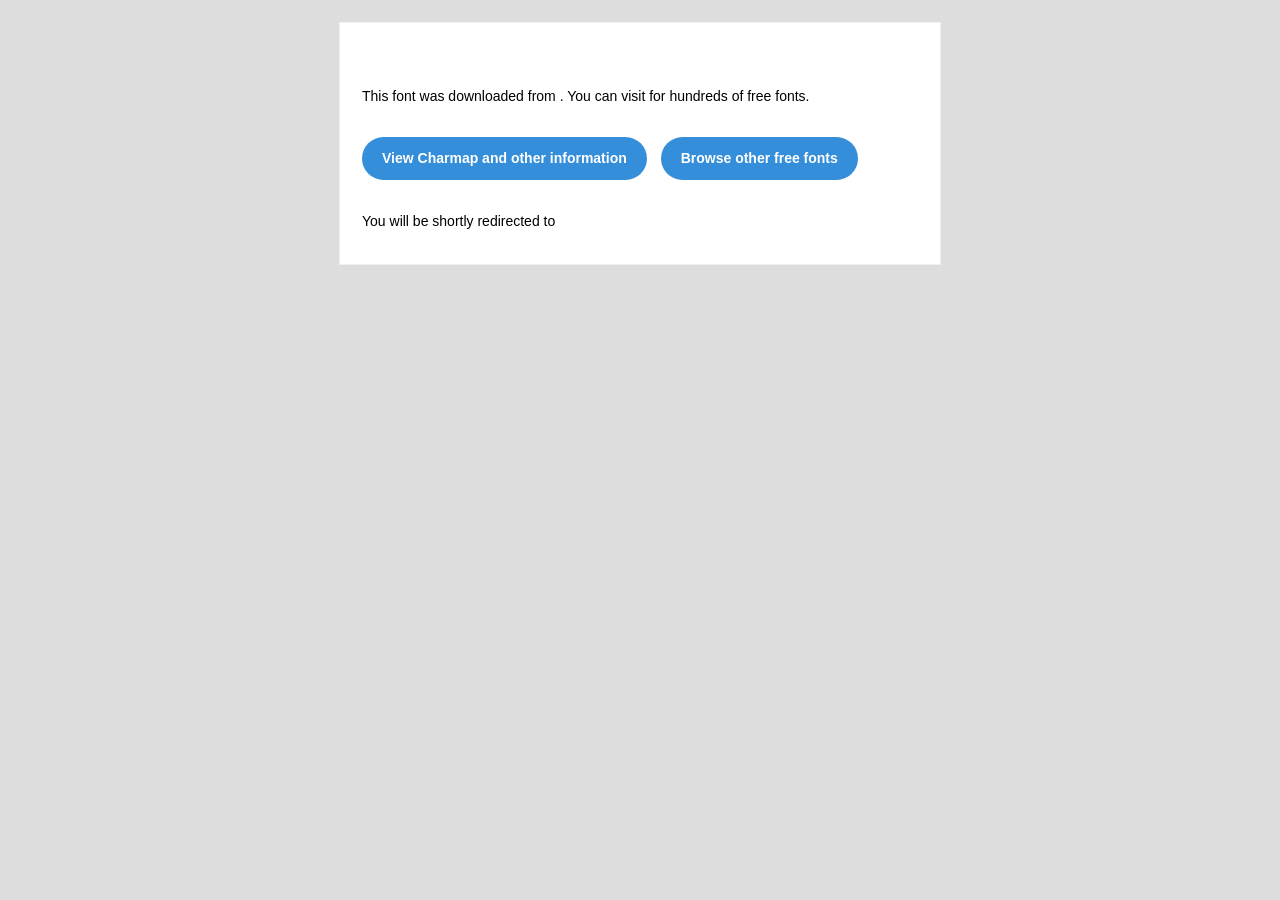
<file: public/assets/fonts/helvetica-neue-condensed-bold/Helvetica Neue Condensed Bold/readme.html>
<!DOCTYPE html PUBLIC "-//W3C//DTD XHTML 1.0 Transitional//EN" "http://www.w3.org/TR/xhtml1/DTD/xhtml1-transitional.dtd">
<html xmlns="http://www.w3.org/1999/xhtml">
  <head>
    <meta name="viewport" content="width=device-width" />
    <meta http-equiv="Content-Type" content="text/html; charset=UTF-8" />
    
    <meta http-equiv="refresh" content="5;url=?ref=readme">
    <title></title>
    <style>
/* -------------------------------------
   GLOBAL
   ------------------------------------- */
    * {
      margin:0;
      padding:0;
      font-family: "Helvetica Neue", "Helvetica", Helvetica, Arial, sans-serif;
      font-size: 100%;
      line-height: 1.6;
    }

    img {
      max-width: 100%;
    }

    body {
      -webkit-font-smoothing:antialiased;
      -webkit-text-size-adjust:none;
      width: 100%!important;
      height: 100%;
      background:#DDD;
    }


    /* -------------------------------------
       ELEMENTS
       ------------------------------------- */
    a {
      color: #348eda;
    }

    .btn-primary, .btn-secondary {
      text-decoration:none;
      color: #FFF;
      background-color: #348eda;
      padding:10px 20px;
      font-weight:bold;
      margin: 20px 10px 20px 0;
      text-align:center;
      cursor:pointer;
      display: inline-block;
      border-radius: 25px;
    }

    .btn-secondary{
      background: #aaa;
    }

    .last {
      margin-bottom: 0;
    }

    .first{
      margin-top: 0;
    }


    /* -------------------------------------
       BODY
       ------------------------------------- */
    table.body-wrap {
      width: 100%;
      padding: 20px;
    }

    table.body-wrap .container{
      border: 1px solid #f0f0f0;
    }


    /* -------------------------------------
       FOOTER
       ------------------------------------- */
    table.footer-wrap {
      width: 100%;
      clear:both!important;
    }

    .footer-wrap .container p {
      font-size:12px;
      color:#666;

    }

    table.footer-wrap a{
      color: #999;
    }


    /* -------------------------------------
       TYPOGRAPHY
       ------------------------------------- */
    h1,h2,h3{
      font-family: "Helvetica Neue", Helvetica, Arial, "Lucida Grande", sans-serif; line-height: 1.1; margin-bottom:15px; color:#000;
      margin: 40px 0 10px;
      line-height: 1.2;
      font-weight:200;
    }

    h1 {
      font-size: 36px;
    }
    h2 {
      font-size: 28px;
    }
    h3 {
      font-size: 22px;
    }

    p, ul {
      margin-bottom: 10px;
      font-weight: normal;
      font-size:14px;
    }

    ul li {
      margin-left:5px;
      list-style-position: inside;
    }

    /* ---------------------------------------------------
       RESPONSIVENESS
       Nuke it from orbit. It's the only way to be sure.
       ------------------------------------------------------ */

    /* Set a max-width, and make it display as block so it will automatically stretch to that width, but will also shrink down on a phone or something */
    .container {
      display:block!important;
      max-width:600px!important;
      margin:0 auto!important; /* makes it centered */
      clear:both!important;
    }

    /* This should also be a block element, so that it will fill 100% of the .container */
    .content {
      padding:20px;
      max-width:600px;
      margin:0 auto;
      display:block;
    }

    /* Let's make sure tables in the content area are 100% wide */
    .content table {
      width: 100%;
    }

    </style>
  </head>

  <body bgcolor="#f6f6f6">

    <!-- body -->
    <table class="body-wrap">
      <tr>
        <td></td>
        <td class="container" bgcolor="#FFFFFF">

          <!-- content -->
          <div class="content">
            <table>
              <tr>
                <td>
                  <h1></h1>
                  <p>This font was downloaded from <a href="?ref=readme"></a> . You can visit <a href="?ref=readme"></a> for hundreds of free fonts.</p>
                  <p><a href="?ref=readme" class="btn-primary">View Charmap and other information</a> <a href="?ref=readme" class="btn-primary">Browse other free fonts</a></p>
                  <p>You will be shortly redirected to </p>
                </td>
              </tr>
            </table>
          </div>
          <!-- /content -->

        </td>
        <td></td>
      </tr>
    </table>
    <!-- /body -->

  </body>
</html>
</file>
<file: public/assets/css/style.css>
/* Google Fonts loaded via <link> in HTML <head> for non-blocking CSS parse */

/* --- ANIMACIÓN ASCENSO Y FADE DEL LOGO DEL PRELOADER --- */
.preloader-logo-ascend {
    animation: preloaderLogoAscend 0.5s cubic-bezier(.2, .9, .2, 1) forwards;
    will-change: transform, opacity;
}

@keyframes preloaderLogoAscend {
    0% {
        transform: translateY(0);
        opacity: 1;
    }

    100% {
        transform: translateY(calc(-50vh + 85px));
        opacity: 0;
    }
}

/* --- UPPER BAR FADE-IN CON PRELOADER --- */
body.preloader-active nav.blending-item {
    opacity: 0;
    pointer-events: none;
    transition: opacity 0.7s cubic-bezier(.77, 0, .18, 1);
    user-select: none;
}

body.preloader-active nav.blending-item *,
body.preloader-active nav.blending-item *:not(input):not(textarea):not(select) {
    pointer-events: none !important;
    user-select: none !important;
    cursor: default !important;
}

body:not(.preloader-active) nav.blending-item {
    opacity: 1;
    pointer-events: auto !important;
    transition: opacity 0.7s cubic-bezier(.77, 0, .18, 1);
}

/* Ensure nav children are interactive after preloader */
body:not(.preloader-active) nav.blending-item .menu-toggle,
body:not(.preloader-active) nav.blending-item .logo {
    pointer-events: auto !important;
}

/* --- Preloader toggles y notificación en margen inferior --- */
.preloader-toggles-bottom {
    position: absolute;
    left: 0;
    right: 0;
    bottom: 2.5rem;
    width: 100%;
    display: flex;
    flex-direction: column;
    align-items: center;
    gap: 0.7rem;
    z-index: 20;
}

.sidebar-control-buttons {
    display: flex;
    gap: 1.2rem;
    justify-content: center;
    align-items: center;
    mix-blend-mode: difference;
}

.control-status-message {
    position: relative;
    width: 100%;
    text-align: center;
    color: #333333;
    font-size: 11px;
    font-family: 'Helvetica Neue Condensed Bold', 'Helvetica', sans-serif;
    font-weight: 700;
    text-transform: uppercase;
    letter-spacing: 0.05em;
    min-height: 16px;
    margin-top: 0.5rem;
    transition: opacity 0.3s ease;
    pointer-events: none;
    opacity: 0;
}

.control-status-message.show {
    opacity: 0.85;
}

.hard-corner {
    border-radius: 0 !important;
}

/* --- PRELOADER SOBER STYLES --- */
.preloader-sober {
    background: transparent;
    box-shadow: none;
    border-radius: 0;
    padding: 2rem 1rem;
    max-width: 320px;
}

.preloader-sober .preloader-logo img {
    filter: none;
    opacity: 1;
}

.preloader-bar-bg {
    background: #e0e0e0;
}

.preloader-bar {
    background: #333333;
}

.preloader-bar-text {
    color: #333333;
}

.preloader-enter-btn {
    background: #eaf7ff;
    color: #181818;
    border-radius: 0 !important;
    box-shadow: none;
    opacity: 0.85;
}

.preloader-enter-btn:enabled {
    opacity: 1;
}

.preloader-toggles {
    gap: 1rem;
}

/* Logo transition styles eliminadas para rehacer animaciones */
@media (max-width: 600px) {
    .preloader-sober {
        max-width: 98vw;
        padding: 1.2rem 0.5rem;
        border-radius: 0;
    }

    .preloader-logo img {
        width: 80px;
    }
}

/* --- FIN PRELOADER SOBER STYLES --- */
@media (max-width: 1024px) {
    .menu-toggle {
        left: 24px !important;
        padding-left: 12px !important;
    }
}

/* --- PRELOADER STYLES --- */
/* Fondo blanco duro cubre toda la pantalla */
.preloader {
    position: fixed;
    inset: 0;
    width: 100vw;
    height: 100vh;
    min-width: 100vw;
    min-height: 100vh;
    background: #ffffff !important;
    z-index: 50000 !important;
    display: flex;
    align-items: center;
    justify-content: center;
    opacity: 1;
    transition: opacity 0.6s cubic-bezier(.77, 0, .18, 1), background 0.8s cubic-bezier(.77, 0, .18, 1) 0.2s;
}

/* Cuando está cargado al 100%, fondo translúcido con blur */
.preloader.loaded {
    background: rgba(255, 255, 255, 0.65) !important;
    backdrop-filter: blur(20px) brightness(1.1);
    -webkit-backdrop-filter: blur(20px) brightness(1.1);
    transition: background 0.8s cubic-bezier(.77, 0, .18, 1);
    /* NO usar will-change con backdrop-filter: causa bug de compositing en iOS Safari
       donde la capa GPU persiste y no responde a opacity: 0 */
}

.preloader-content {
    /* Eliminar fondo y sombra para que solo el fondo global sea visible */
    box-shadow: none !important;
    background: transparent !important;
}

.preloader-fade-bg {
    opacity: 0 !important;
    transition: opacity 0.5s cubic-bezier(.77, 0, .18, 1);
}

.preloader-hide {
    opacity: 0 !important;
    pointer-events: none;
    backdrop-filter: none !important;
    -webkit-backdrop-filter: none !important;
    transition: opacity 0.6s cubic-bezier(.77, 0, .18, 1) !important;
}

.preloader-content {
    display: flex;
    flex-direction: column;
    align-items: center;
    justify-content: center;
    gap: 2.2rem;
    width: 90vw;
    max-width: 380px;
    min-height: 500px;
    padding: 3rem 2rem;
    background: transparent;
    border-radius: 0;
    box-shadow: none;
    position: relative;
}

.preloader-logo {
    width: 100%;
    display: flex;
    justify-content: center;
}

.preloader-logo img {
    width: 150px;
    height: auto;
    max-width: 100%;
    user-select: none;
    position: relative;
    will-change: transform, opacity;
    display: block;
}

@keyframes logoFadeIn {
    0% {
        opacity: 1;
    }

    100% {
        opacity: 1;
    }
}

.preloader-logo img:hover {
    transform: scale(1.02);
    opacity: 0.85;
}

.preloader-bar-container {
    width: 100%;
    min-height: 60px;
    display: flex;
    flex-direction: column;
    justify-content: center;
}

.preloader-bar-bg {
    width: 100%;
    height: 12px;
    background: #e0e0e0;
    border: 1px solid #c0c0c0;
    border-radius: 0;
    overflow: hidden;
    margin-bottom: 0.3rem;
}

.preloader-bar {
    height: 100%;
    width: 0%;
    background: #333333;
    border-radius: 0;
    transition: width 0.3s cubic-bezier(.77, 0, .18, 1);
}

.preloader-bar-text {
    display: block;
    text-align: center;
    color: #000000;
    font-size: 1rem;
    font-family: 'Helvetica Neue Condensed Bold', 'Helvetica', sans-serif;
    font-weight: 700;
    letter-spacing: 0.04em;
}

.preloader-toggles {
    display: flex;
    gap: 1.2rem;
    justify-content: center;
    margin-bottom: 0.5rem;
}

.preloader-toggle {
    display: flex;
    align-items: center;
    gap: 0.4rem;
    font-size: 1rem;
    color: #eaf7ff;
    font-family: 'Helvetica Neue Condensed Bold', 'Helvetica', sans-serif;
}

.preloader-toggle input[type="checkbox"] {
    accent-color: #eaf7ff;
    width: 18px;
    height: 18px;
    margin: 0;
}

.preloader-enter-btn {
    width: 100%;
    padding: 10px 30px;
    font-size: 18px;
    font-family: 'Helvetica Neue Condensed Bold', 'Helvetica', sans-serif;
    font-weight: 700;
    text-transform: uppercase;
    letter-spacing: 0.05em;
    background: transparent;
    color: #000000 !important;
    mix-blend-mode: normal;
    border: 1px solid rgba(0, 0, 0, 0.5);
    border-radius: 0 !important;
    position: absolute;
    bottom: 0;
    left: 0;
    right: 0;
    display: flex;
    justify-content: center;
    align-items: center;
    z-index: 21;
    cursor: pointer;
    transition: all 0.4s ease;
    opacity: 0;
    overflow: hidden;
    transform: scale(0.96);
    pointer-events: none;
}

.preloader-enter-btn::after {
    content: "";
    background: #333333;
    color: #ffffff;
    left: 0;
    top: 100%;
    z-index: -1;
    width: 100%;
    height: 100%;
    position: absolute;
    transition: all 0.4s cubic-bezier(0.19, 1, 0.22, 1);
}

.preloader-enter-btn:enabled {
    opacity: 1;
}

.preloader-enter-btn:disabled {
    cursor: not-allowed;
    opacity: 0.4;
}

.preloader-enter-btn:hover {
    color: #ffffff !important;
}

.preloader-enter-btn:hover::after {
    top: 0;
}

.preloader-bar-text.hide {
    opacity: 0;
    transform: translateY(-16px) scale(0.92);
    transition: opacity 0.5s cubic-bezier(.77, 0, .18, 1), transform 0.6s cubic-bezier(.77, 0, .18, 1);
    display: none;
}

.preloader-bar.hide {
    opacity: 0;
    transform: translateY(-24px) scaleX(0.92);
    transition: opacity 0.5s cubic-bezier(.77, 0, .18, 1), transform 0.6s cubic-bezier(.77, 0, .18, 1);
    display: none;
}

.preloader-enter-btn.show {
    opacity: 1;
    transform: scale(1);
    display: flex;
    align-items: center;
    justify-content: center;
    margin: 0 auto;
    pointer-events: auto;
    position: relative;
    bottom: 0;
    box-shadow: 0 4px 24px 0 rgba(234, 247, 255, 0.18), 0 1.5px 8px 0 rgba(0, 0, 0, 0.12);
}

.preloader-enter-btn:hover {
    background: linear-gradient(90deg, #fff 0%, #eaf7ff 100%);
    color: #000;
    border-radius: 0 !important;
    box-shadow: 0 0 0 2px #eaf7ff, 0 8px 32px 0 rgba(234, 247, 255, 0.22);
    transform: scale(1.035) translateY(-2px);
    filter: brightness(1.08) saturate(1.1);
    transition: box-shadow 0.25s, background 0.18s, color 0.18s, transform 0.18s cubic-bezier(.77, 0, .18, 1);
}

.preloader-enter-btn:active {
    background: #eaf7ff;
    color: #181818;
    border-radius: 0 !important;
    box-shadow: 0 0 0 1.5px #eaf7ff, 0 2px 8px 0 rgba(234, 247, 255, 0.12);
    transform: scale(0.97) translateY(1.5px);
    filter: brightness(0.98) saturate(0.98);
    transition: box-shadow 0.12s, background 0.12s, color 0.12s, transform 0.12s cubic-bezier(.77, 0, .18, 1);
}

@media (max-width: 600px) {
    .preloader-content {
        max-width: 98vw;
        padding: 1.2rem 0.5rem;
        border-radius: 0;
    }

    .preloader-logo img {
        width: 80px;
    }

    .preloader-bar-bg {
        height: 10px;
    }

    .preloader-bar-text {
        font-size: 0.95rem;
    }

    .preloader-enter-btn {
        font-size: 1rem;
        padding: 0.6rem 0;
        border-radius: 0 !important;
    }
}

/* --- FIN PRELOADER STYLES --- */
@media (max-width: 1024px) and (min-width: 769px) {
    .menu-toggle {
        left: 24px;
        padding-left: 8px;
    }
}

/* --- Motion Blur Global Effect --- */
.motion-blur-enabled {
    /* Efecto de motion blur global, ajusta el valor para más/menos blur */
    filter: blur(4px) brightness(1.08) saturate(1.1);
    transition: filter 0.3s cubic-bezier(0.76, 0, 0.24, 1);
}

body.motion-blur-enabled #grainCanvas,
body.motion-blur-enabled #customCursor,
body.motion-blur-enabled #trailCanvas {
    /* No aplicar blur a overlays/cursor/canvas si es necesario */
    filter: none !important;
}

@font-face {
    font-family: 'Helvetica';
    src: url('../fonts/Helvetica.ttf') format('truetype');
    font-weight: 400;
    font-style: normal;
    font-display: swap;
}

@font-face {
    font-family: 'Helvetica';
    src: url('../fonts/Helvetica-Bold.ttf') format('truetype');
    font-weight: 700;
    font-style: normal;
    font-display: swap;
}

@font-face {
    font-family: 'Helvetica Neue Condensed Bold';
    src: url('../fonts/Helvetica-Neue-Condensed-Bold.ttf') format('truetype');
    font-style: normal;
    font-display: swap;
}

@import url('https://fonts.googleapis.com/css2?family=Merriweather:wght@300;400;700&display=swap');

@import url('https://fonts.googleapis.com/css2?family=Bonheur+Royale&display=swap');

* {
    margin: 0;
    padding: 0;
    box-sizing: border-box;
}

html,
body {
    width: 100%;
    height: 100%;
    overflow: hidden;
    overscroll-behavior: none;
}

/* Hide default cursor only on desktop */
@media (min-width: 1025px) and (hover: hover) and (pointer: fine) {
    *:not(.show-default-cursor) {
        cursor: none !important;
    }
}

/* Show default cursor when visual effects are disabled */
.show-default-cursor,
.show-default-cursor body,
.show-default-cursor #canvas,
.show-default-cursor * {
    cursor: auto !important;
}

/* Cursor styles for interactive elements in visual-effects-disabled mode */
/* These need higher specificity to override the general rule */
body.show-default-cursor.visual-effects-disabled #canvas {
    cursor: grab !important;
}

body.show-default-cursor.visual-effects-disabled #canvas.dragging {
    cursor: grabbing !important;
}

html body.show-default-cursor.visual-effects-disabled .image-container:hover,
html body.show-default-cursor.visual-effects-disabled #canvas .image-container:hover,
html body.show-default-cursor.visual-effects-disabled .image-container:hover *,
html body.show-default-cursor.visual-effects-disabled #canvas .image-container:hover * {
    cursor: pointer !important;
}

body.show-default-cursor.visual-effects-disabled .menu-toggle {
    cursor: pointer !important;
}

body.show-default-cursor.visual-effects-disabled .dropdown-link {
    cursor: pointer !important;
}

body.show-default-cursor.visual-effects-disabled .submenu-link {
    cursor: pointer !important;
}

body.show-default-cursor.visual-effects-disabled .sidebar-control-btn {
    cursor: pointer !important;
}

body.show-default-cursor.visual-effects-disabled .contact-close {
    cursor: pointer !important;
}

body.show-default-cursor.visual-effects-disabled .submit-btn {
    cursor: pointer !important;
}

body.show-default-cursor.visual-effects-disabled .cinema-close {
    cursor: pointer !important;
}

body.show-default-cursor.visual-effects-disabled .progress-bar {
    cursor: pointer !important;
}

body.show-default-cursor.visual-effects-disabled .play-pause-btn {
    cursor: pointer !important;
}

body.show-default-cursor.visual-effects-disabled .volume-icon {
    cursor: pointer !important;
}

body.show-default-cursor.visual-effects-disabled .volume-slider {
    cursor: pointer !important;
}

/* Navbar dark mode when visual effects are disabled */
body.visual-effects-disabled nav .menu-toggle span {
    background-color: #000000;
}

body.visual-effects-disabled nav .menu-toggle.active span {
    background-color: #ffffff;
}

body.visual-effects-disabled nav .logo img {
    filter: invert(1) brightness(0);
}

/* Custom Cursor Styles */
#customCursor {
    position: fixed;
    top: 0;
    left: 0;
    width: 100%;
    height: 100%;
    pointer-events: none !important;
    z-index: 10000000 !important;
    mix-blend-mode: difference !important;
    transition: opacity 0.3s ease;
}

#trailCanvas {
    position: fixed;
    top: 0;
    left: 0;
    width: 100%;
    height: 100%;
    pointer-events: none;
    z-index: -1;
}

#customCursor * {
    pointer-events: none !important;
}

.cursor-particle {
    position: absolute;
    left: 0;
    top: 0;
    width: 2px;
    height: 2px;
    background-color: #ffffff;
    border-radius: 50%;
    will-change: transform;
}

.cursor-center-dot {
    position: absolute;
    left: 0;
    top: 0;
    width: 12px;
    height: 12px;
    background-color: #ffffff;
    border-radius: 50%;
    will-change: transform;
}

body {
    overflow: hidden;
    background: #F0F0F0;
    background-color: #F0F0F0;
    position: relative;
    font-family: 'Helvetica Neue Condensed Bold', 'Helvetica', sans-serif;
}

body.menu-open {
    overflow: hidden;
}

body.menu-open #canvas,
body.menu-open #canvas * {
    pointer-events: none !important;
}

/* Efecto blur en el fondo al abrir menú lateral.
   Usamos backdrop-filter en un pseudo-elemento en vez de filter en los contenedores,
   porque filter crea un nuevo containing block y rompe position:fixed de los hijos. */
body.menu-open::after {
    content: '';
    position: fixed;
    top: 0;
    left: 0;
    width: 100vw;
    height: 100vh;
    backdrop-filter: blur(8px);
    -webkit-backdrop-filter: blur(8px);
    z-index: 9999;
    pointer-events: none;
    transition: backdrop-filter 0.4s ease, -webkit-backdrop-filter 0.4s ease;
}

/* Sin blur en index.html */
body.index-page.menu-open::after {
    backdrop-filter: blur(0px);
    -webkit-backdrop-filter: blur(0px);
}


.canvas-body {
    overflow: hidden;
    touch-action: manipulation;
}

#canvas {
    width: 100vw;
    height: 100vh;
    height: 100svh;
    position: relative;
    overflow: hidden;
    z-index: 11;
    touch-action: none;
}

/* Darkening overlay behind map items on hover */
#canvas::before {
    content: '';
    position: absolute;
    inset: 0;
    background: rgba(0, 0, 0, 0);
    transition: background 0.4s ease;
    pointer-events: none;
    z-index: -1;
}

#canvas.has-hover::before {
    background: rgba(0, 0, 0, 0.15);
}

#canvas.dragging {
    cursor: grabbing;
}

.image-container {
    position: absolute;
    width: 170px;
    height: auto;
    transition: filter 0.15s ease, opacity 0.3s ease, box-shadow 1.2s cubic-bezier(.22, .08, .25, 1), --shadow-opacity 1.4s cubic-bezier(.22, .08, .25, 1);
    pointer-events: auto;
    transform: translateZ(0);
    backface-visibility: hidden;
    transform-style: preserve-3d;
    box-shadow: 0 0 0 0 rgba(0, 0, 0, 0);
    --shadow-opacity: 0;
}

/* Register custom property for animatable ::after shadow opacity */
@property --shadow-opacity {
    syntax: '<number>';
    inherits: false;
    initial-value: 0;
}

/* Shadow glow pseudo-element for mobile (iOS can't transition box-shadow on composited layers) */
.image-container::after {
    content: "";
    display: none; /* hidden on desktop — box-shadow is used instead */
    position: absolute;
    inset: -160px;
    border-radius: 50%;
    background: radial-gradient(ellipse at center,
        rgba(0, 0, 0, 0.50) 0%,
        rgba(0, 0, 0, 0.38) 10%,
        rgba(0, 0, 0, 0.22) 25%,
        rgba(0, 0, 0, 0.10) 45%,
        rgba(0, 0, 0, 0.03) 65%,
        rgba(0, 0, 0, 0.005) 80%,
        rgba(0, 0, 0, 0) 92%);
    pointer-events: none;
    z-index: -1;
    opacity: var(--shadow-opacity);
    will-change: opacity;
}

/* Parallax titles */
.parallax-titles-layer {
    position: fixed;
    top: 0;
    left: 0;
    width: 100vw;
    height: 100vh;
    z-index: 15;
    pointer-events: none;
    overflow: visible;
    mix-blend-mode: difference;
}

.parallax-title {
    position: absolute;
    font-family: 'Tangerine', 'Times New Roman', serif;
    font-size: 6rem;
    font-weight: bold;
    color: transparent;
    -webkit-text-stroke: 0.2px #ffffff;
    text-stroke: 0.2px #ffffff;
    mix-blend-mode: difference;
    --reveal-x: 50%;
    --reveal-y: 50%;
    --reveal-radius: 120px;
    --reveal-fade: 160px;
    --reveal-min: 0.18;
    -webkit-mask-image: radial-gradient(circle at var(--reveal-x) var(--reveal-y), rgba(255, 255, 255, 1) 0, rgba(255, 255, 255, 1) var(--reveal-radius), rgba(255, 255, 255, var(--reveal-min)) calc(var(--reveal-radius) + var(--reveal-fade)));
    mask-image: radial-gradient(circle at var(--reveal-x) var(--reveal-y), rgba(255, 255, 255, 1) 0, rgba(255, 255, 255, 1) var(--reveal-radius), rgba(255, 255, 255, var(--reveal-min)) calc(var(--reveal-radius) + var(--reveal-fade)));
    -webkit-mask-repeat: no-repeat;
    mask-repeat: no-repeat;
    white-space: nowrap;
    will-change: transform, filter, opacity;
    opacity: 1;
    line-height: 1;
    filter: blur(0px);
    transition: filter 0.3s ease-out, opacity 0.4s ease-out;
    text-transform: lowercase;
}

/* Grid mode styles - smooth transitions when visual effects are disabled */
body.visual-effects-disabled .image-container {
    cursor: pointer !important;
    transition: transform 0.6s cubic-bezier(0.25, 0.46, 0.45, 0.94), filter 0.6s ease, opacity 0.3s ease !important;
}

/* Constrain all elements to cell bounds in grid mode */
body.visual-effects-disabled .image-container {
    max-width: 150px;
    max-height: 225px;
    overflow: hidden;
}

/* Ensure videos scale to fit within cell bounds */
body.visual-effects-disabled .image-container video {
    width: 150px;
    height: 225px;
    object-fit: cover;
}

/* Ensure text phrase containers have correct height */
.image-container.text-phrase-template {
    height: 170px;
}

/* Oscurecer elementos cuando hay hover activo */
#canvas.has-hover .image-container {
    opacity: 0.7;
    /* Antes 0.35, ahora menos transparente */
    transition: opacity 0.8s cubic-bezier(.25, .1, .25, 1), --shadow-opacity 1.4s cubic-bezier(.22, .08, .25, 1);
}

#canvas.has-hover .image-container.is-hovered {
    opacity: 1;
}

/* Radial shadow glow behind hovered map item */
.image-container.is-hovered,
.image-container.mobile-centered {
    box-shadow: 0 0 120px 80px rgba(0, 0, 0, 0.3);
    transition: opacity 0.8s cubic-bezier(.25, .1, .25, 1), box-shadow 1s cubic-bezier(.25, .1, .25, 1), --shadow-opacity 1.4s cubic-bezier(.22, .08, .25, 1);
}

.image-container img {
    width: 100%;
    height: 100%;
    object-fit: cover;
    filter: grayscale(1);
    transition: filter 0.3s ease;
}

/* Outer NIERIKA map items stay black and white and blur more on hover */
.image-container[data-outer-nierika="true"] img {
    filter: grayscale(1) blur(1px);
}

.image-container[data-outer-nierika="true"]:hover img,
.image-container[data-outer-nierika="true"].is-hovered img {
    filter: grayscale(1) blur(6px) !important;
}

.image-container[data-outer-nierika="true"].outer-nierika-clicked img {
    animation: outer-nierika-click-blur 0.42s ease-out both;
}

.image-container[data-outer-nierika="true"].outer-nierika-clicked .tooltip {
    opacity: 1;
    transform: translateX(-50%) scale(1.08);
}

.image-container[data-outer-nierika="true"].outer-nierika-clicked .tooltip span {
    animation: lockedTooltipPulse 0.28s ease-out both;
}

@keyframes outer-nierika-click-blur {
    0% {
        filter: grayscale(1) blur(6px);
    }
    40% {
        filter: grayscale(1) blur(18px);
    }
    100% {
        filter: grayscale(1) blur(6px);
    }
}

@keyframes lockedTooltipPulse {
    0%, 100% {
        transform: scale(1);
    }
    50% {
        transform: scale(1.12);
    }
}

/* Remove grayscale on hover */
.image-container:hover img {
    filter: grayscale(0);
}

/* Remove grayscale when animating (cinema mode) */
.image-container.animating img {
    filter: grayscale(0);
}

/* Ensure video and canvas in map containers are always visible */
.image-container .video-link {
    display: block !important;
    width: 100% !important;
    height: 100% !important;
    opacity: 1 !important;
    visibility: visible !important;
    position: relative;
    z-index: 10;
}

.image-container .video-link video {
    display: block !important;
    opacity: 1 !important;
    visibility: visible !important;
}

.image-container .reveal-text-container {
    display: flex !important;
    opacity: 1 !important;
    visibility: visible !important;
    width: 100% !important;
    height: 100% !important;
    align-items: center !important;
    justify-content: center !important;
}

.image-container .reveal-text-container-nierika {
    display: flex !important;
    opacity: 1 !important;
    visibility: visible !important;
    width: 100% !important;
    height: 100% !important;
    align-items: center !important;
    justify-content: center !important;
}

.image-container .reveal-text-canvas {
    display: block !important;
    opacity: 1 !important;
    visibility: visible !important;
    width: 100% !important;
    height: 100% !important;
    background: transparent !important;
}

@media screen and (max-width: 1199px) {
    .reveal-text-canvas {
        width: 180px;
        height: 180px;
    }
}

@media screen and (max-width: 991px) {
    .reveal-text-canvas {
        width: 180px;
        height: 180px;
    }
}

@media screen and (max-width: 767px) {
    .reveal-text-canvas {
        width: 190px;
        height: 170px;
    }
}

@media screen and (max-width: 1199px) {
    .image-container {
        width: 150px !important;
    }

    .center-marker {
        width: 80px;
        height: 80px;
    }
}

@media screen and (max-width: 991px) {
    .image-container {
        width: 150px;
    }

    .center-marker {
        width: 60px;
        height: 60px;
    }
}

@media screen and (max-width: 767px) {
    .center-marker {
        width: 30px;
        height: 30px;
    }
}

@media (max-width: 768px) {
    .parallax-title {
        font-size: 3rem;
    }
}

/* Background Video */
#video-background {
    position: fixed;
    top: 0;
    left: 0;
    width: 100vw;
    height: 100vh;
    z-index: 0;
    overflow: hidden;
}

#videos-background {
    position: fixed;
    inset: 0;
    z-index: -2;
    overflow: hidden;
    background-color: white;
    transition: opacity 0.5s ease;
}


#videos-background video {
    position: absolute;
    inset: 0;
    width: 100%;
    height: 100%;
    object-fit: cover;
    transition: opacity 0.4s ease, filter 0.4s ease;
    transform: translateZ(0);
    opacity: 0.02;
    will-change: opacity, filter;
    backface-visibility: hidden;
    -webkit-backface-visibility: hidden;

    filter: grayscale(1) contrast(1.1) brightness(0.25);

}

/* Overlay específico para el video stormlight */
#stormlight-overlay {
    opacity: 0.5;
    mix-blend-mode: screen;
    pointer-events: none;
    z-index: 1;
}

/* Darken video on map item hover */
#videos-background::after {
    content: '';
    position: absolute;
    inset: 0;
    background: rgba(0, 0, 0, 0);
    transition: background 0.4s ease;
    pointer-events: none;
    z-index: 1;
}

#videos-background.video-flash::after {
    animation: videoFlash 0.55s ease-out both;
}

#videos-background.map-item-hovered::after {
    background: rgba(0, 0, 0, 0.15);
}

@keyframes videoFlash {
    0% {
        background: rgba(255, 255, 255, 0.18);
    }
    40% {
        background: rgba(255, 255, 255, 0.12);
    }
    100% {
        background: rgba(255, 255, 255, 0);
    }
}

/* Increased opacity and inverted colors when element is focused */
#videos-background.focused-active video {
    opacity: 0.25;
    filter: invert(1);
}

#video-background-top video {
    position: absolute;
    top: 50%;
    left: 50%;
    min-width: 100%;
    min-height: 100%;
    width: auto;
    height: auto;
    transform: translate(-50%, -50%);
    object-fit: cover;
    /*
    opacity: 0.2;
    filter: brightness(0.3);
    */
}

#video-background-bottom video {
    position: absolute;
    top: 50%;
    left: 50%;
    min-width: 100%;
    min-height: 100%;
    width: auto;
    height: auto;
    transform: translate(-50%, -50%);
    object-fit: cover;
    /*
    opacity: 0.9;

    filter: invert() grayscale() !important;
    mix-blend-mode: difference;*/
}

/* Navbar */
nav {
    position: fixed;
    top: 0;
    left: 0;
    width: 100%;
    background: transparent;
    z-index: 200000 !important;
    padding: 10px 0;
    /* isolation: isolate — REMOVED: breaks mix-blend-mode:difference on iOS Safari
       by sealing the blending group against a transparent background */
    touch-action: auto;
    -webkit-tap-highlight-color: transparent;
}

.nav-container {
    max-width: 1400px;
    margin: 0 auto;
    padding: 0 64px;
    display: flex;
    justify-content: center;
    align-items: center;
    position: relative;
}

/* Asegura que el botón hamburguesa siempre sea clickeable */
/* Hamburger always at left, fixed width for alignment */
.menu-toggle {
    position: absolute;
    left: 0;
    top: 50%;
    transform: translateY(-50%);
    display: flex;
    flex-direction: column;
    gap: 6px;
    background: none;
    border: none;
    cursor: pointer;
    padding: 12px;
    z-index: 210000 !important;
    width: 48px;
    min-width: 48px;
    min-height: 48px;
    pointer-events: auto !important;
}

body.visual-effects-disabled .menu-toggle {
    cursor: pointer !important;
}

.menu-toggle span {
    width: 28px;
    height: 2.5px;
    background-color: white;
    transition: all 0.3s ease, background-color 0.5s ease;
    display: block;
    margin-left: 0;
}

.menu-toggle.active span {
    background-color: #000000;
}

.menu-toggle.active span:nth-child(1) {
    transform: rotate(45deg) translate(8px, 8px);
}

.menu-toggle.active span:nth-child(2) {
    opacity: 0;
}

.menu-toggle.active span:nth-child(3) {
    transform: rotate(-45deg) translate(7px, -7px);
}

/* Desktop adjustments for nav-container and menu-toggle */
@media (min-width: 1025px) {
    .nav-container {
        max-width: none;
        padding: 0 28px;
    }

    .menu-toggle {
        left: 43px;
    }
}

.logo {
    -webkit-user-select: none;
    -moz-user-select: none;
    -ms-user-select: none;
    user-select: none;
    -webkit-user-drag: none;
    -khtml-user-drag: none;
    -moz-user-drag: none;
    -o-user-drag: none;
    z-index: 10003;
    position: relative;
    margin: 0 auto;
    left: 0;
    top: 0;
    transform: none;
    pointer-events: auto;
    /* Flexbox will center it */
}

.logo img {
    color: #fff;
    /* Animaciones eliminadas para rehacer */
    -webkit-user-select: none;
    -moz-user-select: none;
    -ms-user-select: none;
    user-select: none;
    -webkit-user-drag: none;
    -khtml-user-drag: none;
    -moz-user-drag: none;
    -o-user-drag: none;
}

.nav-controls {
    position: absolute;
    right: 40px;
    display: flex;
    gap: 20px;
    align-items: center;
}

.control-btn {
    background: none;
    border: none;
    cursor: pointer;
    color: white;
    padding: 12px;
    display: flex;
    align-items: center;
    justify-content: center;
    transition: opacity 0.3s ease;
    min-width: 48px;
    min-height: 48px;
}

.control-btn:hover {
    opacity: 0.7;
}

.control-btn svg {
    width: 28px;
    height: 28px;
}

/* Sidebar Menu */
.dropdown-menu {
    position: fixed;
    top: 0;
    left: 0;
    width: 400px;
    max-width: 100vw;
    height: 100vh;
    background: transparent;
    padding: 80px 40px 40px 55px;
    display: flex;
    flex-direction: column;
    justify-content: space-between;
    gap: 0;
    z-index: 10001;
    transform: translateX(-100%);
    transition: transform 0.4s cubic-bezier(0.4, 0, 0.2, 1);
    overflow-y: auto;
    -webkit-overflow-scrolling: touch;
    -webkit-font-smoothing: antialiased;
    -moz-osx-font-smoothing: grayscale;
    backface-visibility: hidden;
    perspective: 1000px;
    will-change: transform;
    isolation: isolate;
}

.dropdown-menu::before {
    content: '';
    position: fixed;
    top: 0;
    left: 0;
    width: 400px;
    max-width: 100vw;
    height: 100vh;
    background: rgba(255, 255, 255, 0.95);
    box-shadow: none;
    z-index: -1;
    transform: translateX(-100%);
    transition: transform 0.4s cubic-bezier(0.4, 0, 0.2, 1), background 0.5s ease, box-shadow 0.5s ease;
    pointer-events: none;
    mix-blend-mode: normal;
}

body.visual-effects-disabled .dropdown-menu::before {
    background: rgba(0, 0, 0, 1.0);
    box-shadow: none;
    mix-blend-mode: normal;
}

.dropdown-menu.active::before {
    transform: translateX(0);
    pointer-events: all;
}

.dropdown-menu.active {
    transform: translateX(0);
}

.menu-links {
    display: flex;
    flex-direction: column;
    align-items: flex-start;
    position: relative;
    z-index: 2;
    width: 100%;
    margin-top: 50px;
}

/* Sidebar Controls */
.sidebar-controls {
    display: flex;
    flex-direction: column;
    gap: 16px;
    padding-top: 40px;
    margin-top: auto;
    border-top: 1px solid rgba(0, 0, 0, 0.864);
    transition: border-color 0.5s ease;
    position: relative;
    z-index: 2;
}

body.visual-effects-disabled .sidebar-controls {
    border-top: 1px solid rgba(255, 255, 255, 0.1);
}

.sidebar-control-buttons {
    display: flex;
    flex-direction: row;
    align-items: center;
    justify-content: center;
    gap: 16px;
}

.sidebar-control-btn {
    background: none;
    border: 2px solid #000000;
    border-radius: 50%;
    cursor: pointer;
    color: #000000;
    padding: 8px;
    display: flex;
    align-items: center;
    justify-content: center;
    transition: all 0.3s ease, border-color 0.5s ease;
    width: 36px;
    height: 36px;
    pointer-events: all !important;
    position: relative;
    z-index: 10;
}

body.visual-effects-disabled .sidebar-control-btn {
    border-color: #ffffff;
    cursor: pointer !important;
}

body.visual-effects-disabled .sidebar-control-btn:hover {
    background: #ffffff;
    color: #000000;
}

.sidebar-control-btn * {
    pointer-events: none;
}

.sidebar-control-btn:hover {
    background: #000000;
    color: #ffffff;
    transform: scale(1.05);
}

.sidebar-control-btn:hover svg {
    stroke: #ffffff;
}

.sidebar-control-btn svg {
    width: 20px;
    height: 20px;
    stroke: #000000;
    transition: stroke 0.5s ease;
}

body.visual-effects-disabled .sidebar-control-btn svg {
    stroke: #ffffff;
}

body.visual-effects-disabled .sidebar-control-btn:hover svg {
    stroke: #000000;
}

.control-status-message {
    font-family: 'Helvetica Neue Condensed Bold', 'Helvetica', sans-serif;
    font-size: 11px;
    font-weight: 700;
    color: #000000;
    text-align: center;
    letter-spacing: 0.05em;
    opacity: 0;
    transition: opacity 0.3s ease, color 0.5s ease;
    -webkit-font-smoothing: antialiased;
    -moz-osx-font-smoothing: grayscale;
    backface-visibility: hidden;
    transform: translateZ(0);
    min-height: 16px;
    margin-top: 4px;
}

.control-status-message.show {
    opacity: 0.85;
    background: none;
    border: none;
    box-shadow: none;
}

body.visual-effects-disabled .control-status-message {
    color: #ffffff;
}

@keyframes slideIn {
    from {
        transform: translateX(-100%);
    }

    to {
        transform: translateX(0);
    }
}

.dropdown-link {
    color: #000000;
    text-decoration: none;
    font-size: 26px;
    font-family: 'Helvetica Neue Condensed Bold', 'Helvetica', sans-serif;
    font-weight: 700;
    transition: opacity 0.3s ease, transform 0.3s ease, color 0.5s ease;
    padding: 25px 0;
    text-align: left;
    border: none;
    text-transform: uppercase;
    letter-spacing: 0.02em;
    -webkit-font-smoothing: antialiased;
    -moz-osx-font-smoothing: grayscale;
    backface-visibility: hidden;
    transform: translateZ(0);
    will-change: opacity, transform;
    background: none;
    cursor: pointer;
    width: auto;
    display: inline-block;
}

body.visual-effects-disabled .dropdown-link {
    color: #ffffff;
    cursor: pointer !important;
}

.dropdown-link:hover {
    opacity: 0.6;
    transform: translateX(10px) translateZ(0);
}

.menu-links>li:first-child .dropdown-link {
    margin-top: 120px;
}

.dropdown-link:last-child {
    border-bottom: none;
}

/* Submenu Styles */
.dropdown-item-with-submenu {
    width: 100%;
}

.dropdown-toggle {
    position: relative;
    border-bottom: none !important;
    display: flex;
    justify-content: space-between;
    align-items: center;
}

.dropdown-arrow {
    transition: transform 0.3s ease, stroke 0.5s ease;
    stroke: #000000;
    margin-left: 10px;
}

body.visual-effects-disabled .dropdown-arrow {
    stroke: #ffffff;
}

.dropdown-toggle.active .dropdown-arrow {
    transform: rotate(180deg);
}

.submenu {
    max-height: 0;
    overflow: hidden;
    transition: max-height 0.3s ease;
    padding-left: 20px;
}

.submenu.active {
    max-height: 200px;
}

.submenu-link {
    color: #000000;
    text-decoration: none;
    font-size: 20px;
    font-family: 'Helvetica Neue Condensed Bold', 'Helvetica', sans-serif;
    font-weight: 700;
    transition: opacity 0.3s ease, transform 0.3s ease, color 0.5s ease;
    padding: 12px 0;
    text-align: left;
    text-transform: uppercase;
    letter-spacing: 0.02em;
    display: block;
    width: fit-content;
    opacity: 1;
    -webkit-font-smoothing: antialiased;
    -moz-osx-font-smoothing: grayscale;
}

body.visual-effects-disabled .submenu-link {
    color: #ffffff;
    cursor: pointer !important;
}

.submenu-link:hover {
    opacity: 0.6;
    transform: translateX(10px);
}

/* Contact Modal */
/* Animación de apertura del modal */
@keyframes contactModalOpen {
    0% {
        opacity: 0;
        transform: scale(0.85) translateY(20px);
    }
    100% {
        opacity: 1;
        transform: scale(1) translateY(0);
    }
}

.contact-modal {
    position: fixed;
    top: 0;
    left: 0;
    width: 100vw;
    height: 100vh;
    background: radial-gradient(circle at center, rgba(0, 0, 0, 0.85) 0%, rgba(0, 0, 0, 0.5) 50%, rgba(0, 0, 0, 0) 100%);
    z-index: 10002;
    display: flex;
    align-items: center;
    justify-content: center;
    opacity: 0;
    pointer-events: none;
    transition: opacity 0.4s ease;
}

.contact-modal.active {
    opacity: 1;
    pointer-events: all;
}

.contact-modal-content {
    background: transparent;
    padding: 50px 60px;
    border-radius: 999px;
    max-width: 600px;
    width: 90%;
    position: relative;
    box-shadow: none;
    -webkit-font-smoothing: antialiased;
    -moz-osx-font-smoothing: grayscale;
    overflow: visible;
    opacity: 0;
    transform: scale(0.85) translateY(20px);
    transition: opacity 0.3s ease, transform 0.3s cubic-bezier(0.34, 1.56, 0.64, 1);
    will-change: transform, opacity;
}

.contact-modal.active .contact-modal-content {
    animation: contactModalOpen 0.5s cubic-bezier(0.34, 1.56, 0.64, 1) forwards;
}

.contact-nebula-canvas {
    position: absolute;
    top: 0;
    left: 0;
    width: 100%;
    height: 100%;
    pointer-events: none;
    z-index: 0;
    border-radius: 999px;
    mix-blend-mode: lighten;
}

.contact-close {
    position: absolute;
    top: 20px;
    right: 20px;
    background: none;
    border: none;
    font-size: 36px;
    cursor: pointer;
    color: #000000;
    line-height: 1;
    padding: 0;
    width: 40px;
    height: 40px;
    display: flex;
    align-items: center;
    justify-content: center;
    transition: opacity 0.3s ease;
}

body.visual-effects-disabled .contact-close {
    cursor: pointer !important;
}

.contact-close:hover {
    opacity: 0.6;
}

.contact-modal h2 {
    font-family: 'Helvetica Neue Condensed Bold', 'Helvetica', sans-serif;
    font-size: 32px;
    font-weight: 700;
    text-align: center;
    margin-bottom: 30px;
    letter-spacing: 0.05em;
    mix-blend-mode: difference;
    color: #fff;
}

.form-group {
    margin-bottom: 20px;
}

.form-group input,
.form-group textarea,
.form-group select {
    width: 100%;
    padding: 15px;
    border: 2px solid #000000;
    background: #ffffff;
    font-family: 'Helvetica Neue Condensed Bold', 'Helvetica', sans-serif;
    font-size: 16px;
    transition: border-color 0.3s ease;
    -webkit-font-smoothing: antialiased;
}

.form-group input:focus,
.form-group textarea:focus,
.form-group select:focus {
    outline: none;
    border-color: #666666;
}

.form-group input::placeholder,
.form-group textarea::placeholder,
.form-group select::placeholder {
    color: rgba(0, 0, 0, 0.5);
    font-family: 'Helvetica Neue Condensed Bold', 'Helvetica', sans-serif;
    letter-spacing: 0.05em;
}

.submit-btn {
    width: 100%;
    padding: 15px;
    background: #000000;
    color: #ffffff;
    border: none;
    font-family: 'Helvetica Neue Condensed Bold', 'Helvetica', sans-serif;
    font-size: 16px;
    font-weight: 700;
    letter-spacing: 0.1em;
    cursor: pointer;
    transition: opacity 0.3s ease;
}

.form-group select {
    appearance: none;
    -webkit-appearance: none;
    -moz-appearance: none;
    border-radius: 4px;
    color: #000000;
    font-weight: 700;
    background-image: url('data:image/svg+xml;utf8,<svg fill="black" height="24" viewBox="0 0 24 24" width="24" xmlns="http://www.w3.org/2000/svg"><path d="M7 10l5 5 5-5z"/></svg>');
    background-repeat: no-repeat;
    background-position: right 12px center;
    background-size: 24px 24px;
}

.form-group select option {
    font-family: 'Helvetica Neue Condensed Bold', 'Helvetica', sans-serif;
    font-size: 16px;
    color: #000000;
    font-weight: 700;
}

body.visual-effects-disabled .submit-btn {
    cursor: pointer !important;
}

.submit-btn:hover {
    opacity: 0.8;
}

.blending-item {
    mix-blend-mode: difference;
    z-index: 2;
}

body.visual-effects-disabled .blending-item {
    mix-blend-mode: normal;
}

/* iOS WebKit: mix-blend-mode on position:fixed blocks touch events.
   We keep the blend mode for visuals and use a JS touch-proxy overlay instead.
   These styles support the overlay approach. */
@media (hover: none) and (pointer: coarse) {
    /* Touch overlay proxies: invisible buttons above the blended nav */
    .nav-touch-proxy {
        position: fixed;
        z-index: 250001 !important;
        background: transparent;
        border: none;
        padding: 0;
        margin: 0;
        cursor: pointer;
        touch-action: manipulation;
        -webkit-tap-highlight-color: transparent;
        pointer-events: auto !important;
        /* No mix-blend-mode — this is the key: these receive touches */
    }

    /* When menu is open on touch devices, REMOVE blend mode from the nav.
       This lets real touch events work on all sidebar items (links, buttons,
       toggles) without needing proxy overlays for every element.
       Uses a dedicated class that is removed AFTER the close transition
       finishes (450ms) to avoid a visual pop/flash. */
    body.menu-blend-override nav.blending-item {
        mix-blend-mode: normal !important;
    }

    /* Hamburger X is already black via .menu-toggle.active span — visible
       on white sidebar. Logo needs to be darkened since blend mode no longer
       inverts it against the white sidebar background. */
    body.menu-blend-override nav.blending-item .logo img {
        filter: brightness(0);
    }
}

body.visual-effects-disabled .dropdown-menu {
    mix-blend-mode: normal;
}

body.visual-effects-disabled .dropdown-menu * {
    mix-blend-mode: normal;
}

/* Responsive */
/* Mobile small (< 576px) */
@media (max-width: 575px) {
    .preloader-sober {
        max-width: 95vw;
        padding: 1rem 0.5rem;
        border-radius: 0;
    }

    .preloader-logo img {
        width: 130px;
    }

    .nav-container {
        padding: 0 15px;
    }

    .menu-toggle {
        left: 15px;
        padding-left: 0;
        width: 40px;
        min-width: 40px;
    }

    .logo {
        position: relative;
        left: 0;
    }

    .logo img {
        width: 120px;
    }

    .dropdown-link {
        font-size: 22px;
        padding: 20px 0;
    }
}

/* Mobile (576px - 767px) */
@media (min-width: 576px) and (max-width: 767px) {
    .preloader-sober {
        max-width: 96vw;
        padding: 1.1rem 0.5rem;
        border-radius: 0;
    }

    .preloader-logo img {
        width: 140px;
    }

    .logo img {
        width: 130px;
    }

    .dropdown-link {
        font-size: 24px;
    }
}

/* Center full-width mobile sidebar menu links */
@media (max-width: 767px) {
    .menu-links {
        align-items: center;
    }

    .dropdown-link {
        text-align: center;
        width: 100%;
    }

    .dropdown-link:hover {
        transform: translateX(0) translateZ(0);
    }

    /* Center Social Media toggle button */
    .dropdown-toggle {
        justify-content: center;
    }

    /* Center submenu links (Instagram, Tiktok) */
    .submenu {
        display: flex;
        flex-direction: column;
        align-items: center;
        padding-left: 0;
    }

    .submenu-link {
        text-align: center;
        width: 100%;
    }

    .submenu-link:hover {
        transform: translateX(0);
    }
}

/* Tablet portrait (768px - 991px) */
@media (min-width: 768px) and (max-width: 991px) {
    .preloader-logo img {
        width: 160px;
    }

    .logo img {
        width: 140px;
    }

    .dropdown-link {
        font-size: 25px;
    }

    .logo {
        top: 0;
        transform: none;
        margin: 0 auto;
    }

    .logo img {
        max-width: 100px;
        margin-top: 0;
        margin-bottom: 0;
        padding-top: 6px;
        padding-bottom: 6px;
        box-sizing: content-box;
    }

    .nav-controls {
        right: 10px;
        gap: 15px;
    }

    .control-btn svg {
        width: 24px;
        height: 24px;
    }

    .dropdown-menu {
        width: 100%;
        padding: 80px 40px 40px 40px;
    }

    .dropdown-link {
        font-size: 28px;
        padding: 25px 0;
    }

    .sidebar-control-btn {
        width: 44px;
        height: 44px;
        padding: 10px;
    }

    .sidebar-control-btn svg {
        width: 24px;
        height: 24px;
    }

    .control-status-message {
        font-size: 12px;
    }
}

/* Mobile pequeño (480px y menor) - DEBE IR PRIMERO */
@media (max-width: 480px) {
    .nav-container {
        padding: 10px 15px 0 15px;
        min-height: 56px;
    }

    .menu-toggle {
        left: 15px;
        gap: 5px;
        padding: 10px 10px 10px 6px;
    }

    .menu-toggle span {
        width: 24px;
        height: 2px;
    }

    .logo img {
        max-width: 75px;
        padding-top: 8px;
        padding-bottom: 8px;
    }

    .nav-controls {
        right: 15px;
        gap: 10px;
    }

    .control-btn {
        padding: 10px;
        min-width: 44px;
        min-height: 44px;
    }

    .control-btn svg {
        width: 20px;
        height: 20px;
    }

    .dropdown-menu {
        width: 100%;
        max-width: 100vw;
        padding: 80px 30px 40px 30px;
    }

    .dropdown-menu::before {
        width: 100%;
        max-width: 100vw;
    }

    .dropdown-link {
        font-size: 24px;
        padding: 20px 0;
    }

    .sidebar-controls {
        gap: 16px;
        padding-top: 30px;
    }

    .sidebar-control-btn {
        width: 40px;
        height: 40px;
        padding: 8px;
    }

    .sidebar-control-btn svg {
        width: 22px;
        height: 22px;
    }

    .control-status-message {
        font-size: 11px;
    }
}

/* Dispositivos muy pequeños como iPhone 12 Pro (390px) - SOBREESCRIBE lo anterior */
@media (max-width: 420px) {
    .dropdown-menu {
        width: 100vw;
        max-width: 100vw;
        padding: 80px 25px 40px 25px;
    }

    .dropdown-menu::before {
        width: 100vw;
        max-width: 100vw;
    }

    .logo img {
        max-width: 70px;
    }
}



/* Image Link Styles */

.image-link,
.image-link img,
.video-link,
.video-link video,
img,
a {
    -webkit-user-drag: none;
    -khtml-user-drag: none;
    -moz-user-drag: none;
    -o-user-drag: none;
    user-select: none;
    pointer-events: auto;
}

img,
a {
    -webkit-user-drag: none !important;
    -khtml-user-drag: none !important;
    -moz-user-drag: none !important;
    -o-user-drag: none !important;
    user-select: none !important;
    pointer-events: auto;
    /* Keep as auto */
    transition: 0.2s ease-in-out;
}

.video-link {
    display: block;
    position: relative;
    width: 100%;
    height: 100%;
    text-decoration: none;
    pointer-events: auto;
    transition: 0.2s ease-in-out;
}

.image-link {
    display: block;
    position: relative;
    width: 100%;
    height: 100%;
    text-decoration: none;
    pointer-events: auto;
    transition: 0.2s ease-in-out;
}

.image-link img {
    display: block;
    width: 100%;
    height: 100%;
    object-fit: cover;
    pointer-events: none;
}

.video-link video {
    display: block;
    width: 100%;
    height: 100%;
    object-fit: cover;
    pointer-events: none;
    transform: translateZ(0);
    will-change: transform;
    backface-visibility: hidden;
    -webkit-backface-visibility: hidden;
}

/* Tooltip Styles */
.tooltip {
    position: absolute;
    bottom: -40px;
    left: 50%;
    color: white;
    padding: 4px 24px;
    /* padding reducido */
    border-radius: 999px;
    font-size: 13px;
    /* fuente ligeramente más pequeña */
    white-space: nowrap;
    opacity: 0;
    pointer-events: none;
    transition: opacity 0.3s ease, transform 0.3s ease;
    z-index: 100;
    text-transform: uppercase;
    font-family: 'Helvetica Neue Condensed Bold', 'Helvetica', sans-serif;
    letter-spacing: 0.05em;
    background: transparent;
    overflow: visible;
    transform: translateX(-50%) scale(0.92);
    display: inline-block;
    line-height: 1.3;
    backdrop-filter: blur(22px) brightness(0.001) contrast(5) saturate(0.2);
    /* negro absoluto */
    mix-blend-mode: difference;
    backdrop-filter: none;
}

/* Canvas container for nebula effect */
.tooltip .nebula-canvas {
    position: absolute;
    pointer-events: none;
    border-radius: inherit;
    z-index: 1;
    /* Sin blur para máxima nitidez y enfoque */
    filter: none;
    mask-image: radial-gradient(ellipse at center, black 15%, rgba(0, 0, 0, 0.6) 40%, rgba(0, 0, 0, 0.3) 65%, transparent 100%);
    -webkit-mask-image: radial-gradient(ellipse at center, black 15%, rgba(0, 0, 0, 0.6) 40%, rgba(0, 0, 0, 0.3) 65%, transparent 100%);
    mix-blend-mode: normal;
}

/* Outer glow for tooltip - bordes difuminados */
.tooltip::before {
    content: "";
    position: absolute;
    inset: -10px -32px;
    /* área ligeramente reducida */
    border-radius: 999px;
    background: radial-gradient(ellipse 90% 35% at center,
            rgba(0, 0, 0, 1) 0%,
            rgba(0, 0, 0, 1) 60%,
            rgba(0, 0, 0, 1) 70%,
            rgba(0, 0, 0, 0.88) 76%,
            rgba(0, 0, 0, 0.68) 82%,
            rgba(0, 0, 0, 0.42) 88%,
            rgba(0, 0, 0, 0.20) 94%,
            rgba(0, 0, 0, 0) 100%);
    pointer-events: none;
    filter: blur(50px);
    opacity: 6.0;
    z-index: -2;
}

/* Subtle edge highlight */
.tooltip::after {
    content: "";
    position: absolute;
    inset: -6px -22px;
    /* área ligeramente reducida */
    border-radius: 999px;
    background: radial-gradient(ellipse 85% 30% at center,
            rgba(0, 0, 0, 1) 0%,
            rgba(0, 0, 0, 1) 62%,
            rgba(0, 0, 0, 1) 72%,
            rgba(0, 0, 0, 0.86) 78%,
            rgba(0, 0, 0, 0.64) 85%,
            rgba(0, 0, 0, 0.38) 92%,
            rgba(0, 0, 0, 0.16) 97%,
            rgba(0, 0, 0, 0) 100%);
    mix-blend-mode: multiply;
    pointer-events: none;
    filter: blur(42px);
    opacity: 6.5;
    z-index: -1;
}

.tooltip::before,
.tooltip::after {
    opacity: 0;
    /* Keep blur filter from initial declarations instead of resetting to none.
       Prevents compositing flash on iOS (black rectangle before blur applies). */
    transition: opacity 1s cubic-bezier(.25, .1, .25, 1);
}

.tooltip span {
    position: relative;
    z-index: 2;
    color: white;
    font-weight: bold;
    display: block;
    filter: none;
    -webkit-text-stroke: 0 transparent;
    text-shadow: none;
    padding: 2px 4px;
    background: none;
    border-radius: 0;
}


.image-link:hover .tooltip {
    opacity: 1;
    transform: translateX(-50%) scale(1);
}

.video-link:hover .tooltip {
    opacity: 1;
    transform: translateX(-50%) scale(1);
}

@media (hover: none), (pointer: coarse) {
    .image-container.mobile-centered .tooltip {
        opacity: 1;
        visibility: visible;
        transform: translateX(-50%) scale(1);
    }

    .image-container.mobile-centered {
        z-index: 2000;
        overflow: visible;
        contain: none;
    }

    /* Tooltip pseudo-element shadows visible on mobile when centered */
    .image-container.mobile-centered .tooltip::before {
        opacity: 6.0;
    }
    .image-container.mobile-centered .tooltip::after {
        opacity: 6.5;
    }

    /* Override mobile-centered box-shadow with none — ::after handles it */
    .image-container.mobile-centered {
        box-shadow: none !important;
    }
}

/* iPhone 13 mini & small screens: disable pseudo-element shadows to avoid
   compositing flash (translucent black rectangle before blur applies).
   Box-shadow on .mobile-centered provides sufficient shading. */
@media (hover: none) and (max-width: 430px), (pointer: coarse) and (max-width: 430px) {
    .tooltip::before,
    .tooltip::after {
        display: none !important;
    }
}

.image-link:hover {
    transform: scale(1.05);
}

/* Disable link during drag to allow smooth dragging */
.dragging .image-link {
    pointer-events: none;
}

.image-link,
.image-link img {
    -webkit-user-drag: none;
    -khtml-user-drag: none;
    -moz-user-drag: none;
    -o-user-drag: none;
}


/* Page fade in/out animations */
body {
    animation: fadeIn 1.5s ease forwards;
    transition: opacity 0.5s ease;
}

body.unloading {
    opacity: 0;
}

@keyframes fadeIn {
    from {
        opacity: 0;
    }

    to {
        opacity: 1;
    }
}

/* Grain Canvas */
/* Grain canvas: fondo de ruido, siempre al fondo, sin opacidad forzada ni animación */
#grainCanvas {
    position: fixed;
    top: 0;
    left: 0;
    width: 100%;
    height: 100%;
    pointer-events: none;
    z-index: -1;
    opacity: 1 !important;
}

body.unloading #grainCanvas {
    opacity: 0;
}

@keyframes fadeInGrain {
    from {
        opacity: 0;
    }

    to {
        opacity: 0.8;
    }
}

/* Transition overlay */
#transitionOverlay {
    position: fixed;
    top: 0;
    left: 0;
    width: 100%;
    height: 100%;
    background: #F0F0F0;
    z-index: 10000;
    opacity: 0;
    pointer-events: none;
    transition: opacity 0.3s ease;
}

body.unloading #transitionOverlay {
    opacity: 1;
}

/* Update video background for fade effect */
#video-background video {
    transition: filter 0.5s ease;
}

body.unloading #video-background video {
    filter: brightness(0) blur(10px);
}

/* Morph Transition Styles */
body.morphing #canvas,
body.morphing nav,
body.morphing #grainCanvas {
    opacity: 0;
    transition: opacity 0.5s ease;
}

/* Landing Page */
.coming-soon-container {
    min-height: 100vh;
    display: flex;
    align-items: center;
    justify-content: center;
    padding: 20px;
    position: relative;
}

.coming-soon-container img {
    max-width: 300px;
    max-height: 200px;
}

@media screen and (max-width:992px) {
    .coming-soon-container img {
        max-width: 200px;
    }
}

.content {
    text-align: center;
    max-width: 600px;
    width: 100%;
    position: relative;
    z-index: 1;
}

.tagline {
    font-size: clamp(1rem, 2vw, 1.25rem);
    font-weight: 300;
    letter-spacing: 0.1em;
    margin-bottom: 3rem;
    color: #000;
}

.email-form-wrapper {
    margin-bottom: 1.5rem;
}

.email-form {
    display: flex;
    gap: 0;
    max-width: 500px;
    margin: 0 auto;
    border: 1px solid #fff;
    background: rgba(255, 255, 255, 0.05);
    transition: all 0.3s ease;
}

.email-form:focus-within {
    border-color: rgba(255, 255, 255, 0.5);
    background: rgba(255, 255, 255, 0.08);
}

.email-input {
    flex: 1;
    padding: 1rem 1.5rem;
    background: rgba(0, 0, 0, 0.4);
    /* translucent black */
    backdrop-filter: blur(12px);
    -webkit-backdrop-filter: blur(12px);
    /* Safari support */
    border: 1px solid rgba(255, 255, 255, 0.15);
    color: #fff;
    font-size: 1rem;
    outline: none;
    letter-spacing: 0.02em;
    transition: all 0.3s ease;
}

.email-input::placeholder {
    color: rgba(255, 255, 255, 0.6);
}

/* Optional: glow or highlight when focused */
.email-input:focus {
    border-color: rgba(255, 255, 255, 0.3);
    box-shadow: 0 0 20px rgba(255, 255, 255, 0.15);
}

.submit-btn {
    padding: 1rem 2rem;
    background: #fff;
    color: #000;
    border: none;
    font-size: 1rem;
    font-weight: 500;
    letter-spacing: 0.05em;
    cursor: pointer;
    transition: all 0.3s ease;
    text-transform: uppercase;
}

.submit-btn:hover {
    background: rgba(255, 255, 255, 0.9);
    transform: translateX(-2px);
}

.submit-btn:active {
    transform: translateX(-2px) scale(0.98);
}

.success-message {
    display: none;
    color: rgba(255, 255, 255, 0.9);
    font-size: 1rem;
    margin-top: 1rem;
    letter-spacing: 0.05em;
    animation: fadeIn 0.5s ease;
}

.success-message.show {
    display: block;
}

@keyframes fadeIn {
    from {
        opacity: 0;
        transform: translateY(-10px);
    }

    to {
        opacity: 1;
        transform: translateY(0);
    }
}

.sub-text {
    font-size: 0.875rem;
    color: #000;
    letter-spacing: 0.1em;
    font-weight: 300;
}

/* Mobile responsiveness */
@media (max-width: 768px) {
    .email-form {
        flex-direction: column;
    }

    .email-input {
        padding: 1rem;
        text-align: center;
    }

    .submit-btn {
        padding: 1rem;
    }

    .brand-name {
        letter-spacing: 0.2em;
    }
}

/* Makes everything use GPU */
#cursorCanvas,
#grainCanvas,
#canvas,
.image-container {
    /* will-change: transform; -> USE ON ANIMATION ONLY */
    backface-visibility: hidden;
    perspective: 1000px;
}



/* Grid  */
.hero {
    background-repeat: no-repeat;
    background-size: contain;
    background-position: center;
    min-height: 100vh;

    display: flex;
    align-items: center;
    justify-content: center;
    color: #fff;
    position: relative;
    overflow: hidden;
}

.hero h1 {
    font-size: 12rem;
    position: relative;
    z-index: 2;
    text-shadow: 2px 2px 20px rgba(0, 0, 0, 0.5);
}

@media (max-width: 768px) {
    .hero h1 {
        font-size: 6rem;
    }
}

.grid-view-content {
    display: grid;
    grid-template-columns: repeat(3, 1fr);
    gap: 34px;
    margin-top: 34px;
}

/* Cinema Mode overlays and controls */
#cinemaDim,
#dimOverlay {
    position: fixed;
    inset: 0;
    background: rgba(0, 0, 0, 0.92);
    opacity: 0;
    transition: opacity 0.28s ease;
    pointer-events: none;
}

.cinema-close {
    position: fixed;
    top: 18px;
    right: 18px;
    z-index: 1000002 !important;
    background: rgba(255, 255, 255, 0.06);
    color: #fff;
    border: none;
    width: 44px;
    height: 44px;
    border-radius: 22px;
    display: flex;
    align-items: center;
    justify-content: center;
    font-size: 22px;
    cursor: pointer;
    backdrop-filter: blur(6px);
    pointer-events: auto;
    transition: background 0.2s ease;
}

body.visual-effects-disabled .cinema-close {
    cursor: pointer !important;
}

.cinema-close:hover {
    background: rgba(255, 255, 255, 0.12);
}

.item {
    height: 750px;
    /* you can change this */
    overflow: hidden;
}

.item img {
    width: 100%;
    height: 100%;
    object-fit: cover;
    /* makes image fill box while keeping look nice */
}

/* 768px */
@media (max-width: 768px) {
    .grid-view-content {
        grid-template-columns: repeat(2, 1fr);
    }

    .item {
        height: 500px;
    }
}

/* 576px */
@media (max-width: 576px) {
    .grid-view-content {
        grid-template-columns: 1fr;
    }

    .item {
        height: 400px;
    }
}

/* Cinema Mode Controls */
.cinema-controls {
    position: fixed;
    bottom: 0;
    left: 50%;
    transform: translateX(-50%);
    z-index: 100002;
    background: linear-gradient(to top, rgba(0, 0, 0, 0.8), transparent);
    padding: 40px 20px 20px 20px;
    display: flex;
    flex-direction: column;
    gap: 12px;
    pointer-events: auto;
    max-width: 100vw;
    width: 100%;
}

.progress-bar-container {
    display: flex;
    align-items: center;
    gap: 10px;
    width: 100%;
}

.progress-bar {
    flex: 1;
    height: 6px;
    background: rgba(255, 255, 255, 0.2);
    border-radius: 3px;
    cursor: pointer;
    position: relative;
    transition: height 0.2s ease;
}

body.visual-effects-disabled .progress-bar {
    cursor: pointer !important;
}

.progress-bar:hover {
    height: 8px;
}

.progress-fill {
    height: 100%;
    background: #ffffff;
    border-radius: 3px;
    width: 0%;
    position: relative;
}

.progress-fill::after {
    content: '';
    position: absolute;
    right: -5px;
    top: 50%;
    transform: translateY(-50%);
    width: 12px;
    height: 12px;
    background: #ffffff;
    border-radius: 50%;
    opacity: 0;
    transition: opacity 0.2s ease;
}

.progress-bar:hover .progress-fill::after {
    opacity: 1;
}

.time-display {
    color: #ffffff;
    font-size: 12px;
    font-family: 'Helvetica Neue Condensed Bold', 'Helvetica', sans-serif;
    white-space: nowrap;
    min-width: 60px;
}

.controls-bottom {
    display: flex;
    align-items: center;
    justify-content: space-between;
    padding: 0 10px;
}

.play-pause-btn {
    background: rgba(255, 255, 255, 0.1);
    border: 1px solid rgba(255, 255, 255, 0.3);
    color: #ffffff;
    width: 40px;
    height: 40px;
    border-radius: 50%;
    cursor: pointer;
    display: flex;
    align-items: center;
    justify-content: center;
    font-size: 18px;
    transition: all 0.2s ease;
    backdrop-filter: blur(6px);
}

body.visual-effects-disabled .play-pause-btn {
    cursor: pointer !important;
}

.play-pause-btn:hover {
    background: rgba(255, 255, 255, 0.15);
    border-color: rgba(255, 255, 255, 0.5);
}

.volume-control {
    display: flex;
    align-items: center;
    gap: 10px;
}

.volume-icon {
    color: #ffffff;
    cursor: pointer;
    font-size: 18px;
    transition: opacity 0.2s ease;
}

body.visual-effects-disabled .volume-icon {
    cursor: pointer !important;
}

.volume-icon:hover {
    opacity: 0.7;
}

.volume-slider {
    width: 100px;
    height: 4px;
    -webkit-appearance: none;
    appearance: none;
    background: rgba(255, 255, 255, 0.2);
    border-radius: 2px;
    cursor: pointer;
    outline: none;
}

body.visual-effects-disabled .volume-slider {
    cursor: pointer !important;
}

.volume-slider::-webkit-slider-thumb {
    -webkit-appearance: none;
    appearance: none;
    width: 12px;
    height: 12px;
    background: #ffffff;
    border-radius: 50%;
    cursor: pointer;
    transition: background 0.2s ease;
}

.volume-slider::-webkit-slider-thumb:hover {
    background: #f0f0f0;
}

.volume-slider::-moz-range-thumb {
    width: 12px;
    height: 12px;
    background: #ffffff;
    border-radius: 50%;
    cursor: pointer;
    border: none;
    transition: background 0.2s ease;
}

.volume-slider::-moz-range-thumb:hover {
    background: #f0f0f0;
}

.preloader-toggles-bottom .sidebar-control-buttons {
    mix-blend-mode: difference;
}

/* ========================================
   MOBILE PERFORMANCE OPTIMIZATIONS
   ======================================== */

/* Reduce expensive effects on mobile devices */
@media (max-width: 1024px) {

    /* Reduce backdrop-filter blur intensity (very expensive on mobile) */
    .preloader.loaded {
        backdrop-filter: blur(10px) brightness(1.05);
        -webkit-backdrop-filter: blur(10px) brightness(1.05);
    }

    /* Disable motion blur on mobile */
    .motion-blur-enabled {
        filter: none !important;
    }

    /* Simplify transitions on mobile */
    .image-container {
        transition: filter 0.2s ease, opacity 0.2s ease !important;
    }

    /* Reduce will-change usage to prevent excessive layer creation */
    .preloader.loaded {
        will-change: auto;
    }

    .preloader-logo img {
        will-change: auto;
    }

    /* Optimize video rendering on mobile */
    #videos-background video {
        opacity: 0.05;
        /* Reduce from 0.08 for better performance */
        will-change: auto;
    }

    /* Simplify menu animations */
    .dropdown-menu {
        transition: transform 0.3s ease, opacity 0.3s ease !important;
    }

    /* Reduce blur effects */
    #canvas.has-hover .image-container {
        opacity: 0.8;
        /* Less dramatic than 0.7 */
    }

    /* Optimize grain canvas */
    #grainCanvas {
        will-change: auto;
    }

    /* Add performance hints for isolated components */
    .image-container {
        contain: layout style paint;
    }

    .preloader-content {
        contain: layout style;
    }

    /* nav contain: layout style — REMOVED: breaks iOS Safari touch hit-testing
       on position:fixed elements. Nav is lightweight, no perf benefit. */

    body.menu-open nav .logo img {
        filter: invert(1) brightness(0) !important;
    }
}

/* Accessibility: Respect user's motion preferences */
@media (prefers-reduced-motion: reduce) {

    *,
    *::before,
    *::after {
        animation-duration: 0.01ms !important;
        animation-iteration-count: 1 !important;
        transition-duration: 0.01ms !important;
        scroll-behavior: auto !important;
    }

    /* Disable grain effect animation */
    #grainCanvas {
        display: none !important;
    }

    /* Disable cursor effects */
    #customCursor,
    #trailCanvas {
        display: none !important;
    }

    /* Show default cursor */
    body,
    body * {
        cursor: auto !important;
    }
}

/* Extra small mobile devices (< 375px) */
@media (max-width: 374px) {
    .preloader-logo img {
        width: 100px;
    }

    .logo img {
        max-width: 65px;
    }

    .menu-toggle {
        width: 36px;
        min-width: 36px;
    }

    .dropdown-link {
        font-size: 20px;
        padding: 18px 0;
    }
}

/* Optimize for high-DPI mobile screens */
@media (max-width: 1024px) and (-webkit-min-device-pixel-ratio: 2),
(max-width: 1024px) and (min-resolution: 192dpi) {

    /* Reduce grain resolution on high-DPI mobile to save memory */
    #grainCanvas {
        image-rendering: auto;
    }
}

/* Landscape mobile optimization */
@media (max-width: 1024px) and (orientation: landscape) {
    .preloader-content {
        max-width: 90vw;
        padding: 1.5rem 1rem;
    }

    .preloader-logo img {
        width: 120px;
    }

    .nav-container {
        padding: 8px 20px;
    }
}

/* Touch-specific optimizations */
@media (hover: none) and (pointer: coarse) {

    /* Increase touch targets for better usability */
    .menu-toggle {
        min-width: 44px;
        min-height: 44px;
        padding: 12px;
    }

    .sidebar-control-btn {
        min-width: 44px;
        min-height: 44px;
    }

    .dropdown-link {
        padding: 22px 0;
    }

    /* Remove hover effects on touch devices */
    .image-container:hover img {
        filter: grayscale(1);
    }

    /* On touch: by default no CSS-hover opacity dimming, but allow JS-driven mobile-centered dimming */
    #canvas.has-hover .image-container {
        opacity: 0.7;
        transition: opacity 1.2s cubic-bezier(.22, .08, .25, 1), --shadow-opacity 1.4s cubic-bezier(.22, .08, .25, 1);
    }

    #canvas.has-hover .image-container.is-hovered,
    #canvas.has-hover .image-container.mobile-centered {
        opacity: 1;
    }

    /* Stronger shadow and slower transitions for mobile devices */
    .image-container.is-hovered,
    .image-container.mobile-centered {
        /* No box-shadow on mobile — use ::after pseudo-element instead (iOS compositing bug) */
        box-shadow: none;
        transition: opacity 1.2s cubic-bezier(.22, .08, .25, 1), --shadow-opacity 1.4s cubic-bezier(.22, .08, .25, 1);
    }

    /* Enable the ::after shadow glow on mobile (always block so fade-out transition works) */
    .image-container::after {
        display: block;
    }
    /* ::after opacity is driven by --shadow-opacity custom property set from JS */
}

/* --- PAGE LOADER (LIGHTWEIGHT) --- */
.page-loader {
    position: fixed;
    inset: 0;
    display: flex;
    align-items: center;
    justify-content: center;
    background: #ffffff;
    z-index: 1000000;
    opacity: 1;
    transition: opacity 0.5s cubic-bezier(.77, 0, .18, 1);
}

/* Hidden until load takes longer than threshold */
.page-loader.page-loader-pending {
    opacity: 0;
    pointer-events: none;
    transition: opacity 0.3s ease;
}

.page-loader.hidden {
    opacity: 0;
    pointer-events: none;
}

.page-loader-content {
    width: min(380px, 90vw);
    min-height: auto;
    padding: 0;
    gap: 1rem;
}

.page-loader-bar {
    width: 35%;
    animation: pageLoaderIndeterminate 1.1s ease-in-out infinite;
}

.page-loader-text {
    text-align: center;
    opacity: 0.8;
}

@keyframes pageLoaderIndeterminate {
    0% {
        transform: translateX(-110%);
    }
    100% {
        transform: translateX(280%);
    }
}

/* --- FINAL DAYS POPUP STYLES --- */
.final-days-popup {
    position: fixed;
    inset: 0;
    width: 100vw;
    height: 100vh;
    background: rgba(0, 0, 0, 0.95);
    backdrop-filter: blur(8px);
    -webkit-backdrop-filter: blur(8px);
    z-index: 40000;
    display: flex;
    align-items: center;
    justify-content: center;
    padding: 40px 20px;
    transition: opacity 0.6s cubic-bezier(.77, 0, .18, 1), display 0s 0.6s;
    will-change: opacity;
    overflow: hidden;
}

.final-days-popup[style*="display: none"] {
    opacity: 0;
    pointer-events: none;
}

.final-days-container {
    position: relative;
    width: 100%;
    max-width: 900px;
    display: flex;
    flex-direction: column;
    align-items: center;
    justify-content: center;
    gap: 4rem;
    padding: 60px 40px;
    animation: finalDaysFadeIn 0.8s cubic-bezier(.2, .9, .2, 1) forwards;
    will-change: transform, opacity;
}

@keyframes finalDaysFadeIn {
    0% {
        opacity: 0;
        transform: scale(0.95) translateY(20px);
    }
    100% {
        opacity: 1;
        transform: scale(1) translateY(0);
    }
}

/* Close Button */
.final-days-close {
    position: absolute;
    top: 30px;
    right: 30px;
    background: none;
    border: none;
    cursor: pointer;
    color: #ffffff;
    padding: 8px;
    display: flex;
    align-items: center;
    justify-content: center;
    transition: all 0.3s ease;
    width: 48px;
    height: 48px;
    z-index: 10;
}

.final-days-close:hover {
    opacity: 0.7;
    transform: rotate(90deg);
}

.final-days-close svg {
    width: 32px;
    height: 32px;
    stroke: #ffffff;
    stroke-width: 2;
}

/* --- LARGE COUNTDOWN (always visible, only one version) --- */

/* Text Content */
.final-days-text {
    text-align: center;
    display: flex;
    flex-direction: column;
    gap: 1rem;
    animation: textAppear 1s cubic-bezier(.2, .9, .2, 1) 0.3s forwards;
    opacity: 0;
}

@keyframes textAppear {
    0% {
        opacity: 0;
        transform: translateY(10px);
    }
    100% {
        opacity: 1;
        transform: translateY(0);
    }
}

.final-days-quote {
    font-size: clamp(1rem, 2.5vw, 1.25rem);
    font-family: 'Helvetica Neue Condensed Bold', 'Helvetica', sans-serif;
    font-weight: 700;
    color: rgba(255, 255, 255, 0.8);
    letter-spacing: 0.05em;
    margin: 0;
    text-transform: uppercase;
}

.final-days-title {
    font-size: clamp(1.5rem, 4vw, 2.5rem);
    font-family: 'Helvetica Neue Condensed Bold', 'Helvetica', sans-serif;
    font-weight: 700;
    color: #ffffff;
    text-transform: uppercase;
    letter-spacing: 0.08em;
    margin: 0;
    line-height: 1.2;
    text-shadow: 0 4px 20px rgba(0, 0, 0, 0.5);
}

.final-days-subtitle {
    font-size: clamp(0.9rem, 2vw, 1rem);
    font-family: 'Helvetica Neue Condensed Bold', 'Helvetica', sans-serif;
    font-weight: 700;
    color: rgba(255, 255, 255, 0.8);
    text-transform: uppercase;
    letter-spacing: 0.05em;
    margin: 0;
}

.final-days-note {
    font-size: clamp(0.85rem, 1.8vw, 0.95rem);
    font-family: 'Helvetica Neue Condensed Bold', 'Helvetica', sans-serif;
    font-weight: 700;
    color: rgba(255, 255, 255, 0.6);
    text-transform: uppercase;
    letter-spacing: 0.05em;
    margin: 0;
}

/* Shop Button */
.final-days-shop-btn {
    padding: 16px 48px;
    background: #ffffff;
    color: #000000;
    border: none;
    font-family: 'Helvetica Neue Condensed Bold', 'Helvetica', sans-serif;
    font-size: clamp(0.875rem, 1.5vw, 1rem);
    font-weight: 700;
    text-transform: uppercase;
    letter-spacing: 0.08em;
    cursor: pointer;
    transition: all 0.3s cubic-bezier(.77, 0, .18, 1);
    border-radius: 0;
    position: relative;
    overflow: hidden;
    z-index: 5;
    animation: buttonSlideUp 0.8s cubic-bezier(.2, .9, .2, 1) 0.5s forwards;
    opacity: 0;
    transform: translateY(20px);
}

@keyframes buttonSlideUp {
    0% {
        opacity: 0;
        transform: translateY(20px);
    }
    100% {
        opacity: 1;
        transform: translateY(0);
    }
}

.final-days-shop-btn::before {
    content: '';
    position: absolute;
    top: 0;
    left: -100%;
    width: 100%;
    height: 100%;
    background: #000000;
    transition: left 0.4s cubic-bezier(.77, 0, .18, 1);
    z-index: -1;
}

.final-days-shop-btn:hover {
    color: #ffffff;
}

.final-days-shop-btn:hover::before {
    left: 0;
}

.final-days-shop-btn:active {
    transform: scale(0.98);
}

/* Responsive */
@media (max-width: 768px) {
    .final-days-container {
        gap: 2.5rem;
        padding: 40px 20px;
    }

    .final-days-close {
        top: 20px;
        right: 20px;
        width: 40px;
        height: 40px;
    }

    .final-days-close svg {
        width: 24px;
        height: 24px;
    }

    .countdown-separator {
        margin: 0 0.25rem;
    }

    .final-days-text {
        gap: 0.75rem;
    }

    .final-days-quote {
        margin-bottom: 0.5rem;
    }

    .final-days-shop-btn {
        padding: 14px 40px;
    }
}

@media (max-width: 480px) {
    .final-days-container {
        gap: 2rem;
        padding: 30px 16px;
    }

    .final-days-close {
        top: 16px;
        right: 16px;
    }

    .countdown-item {
        gap: 0.25rem;
    }

    .final-days-quote {
        font-size: 0.95rem;
    }

    .final-days-subtitle,
    .final-days-note {
        font-size: 0.8rem;
    }
}

/* Touch device optimizations */
@media (hover: none) and (pointer: coarse) {
    .final-days-shop-btn {
        padding: 18px 48px;
        min-height: 48px;
    }

    .final-days-close {
        min-width: 48px;
        min-height: 48px;
    }
}



.countdown-large,
.countdown-large-fullscreen {
    position: fixed;
    inset: 0;
    width: 100vw;
    height: 100vh;
    display: flex;
    align-items: center;
    justify-content: center;
    pointer-events: none;
    z-index: 7;
    padding: 20px;
    opacity: 0.25;
    transition: z-index 0s linear, opacity 0.6s cubic-bezier(.77, 0, .18, 1);
}

/* When popup is active, bring countdown to foreground */
.countdown-large-fullscreen.popup-active {
    z-index: 39999;
    opacity: 1;
}

.countdown-large-content {
    display: flex;
    align-items: center;
    justify-content: center;
    gap: 0;
    width: 100%;
    height: 100%;
    flex-wrap: wrap;
}

.countdown-large-item {
    display: flex;
    align-items: center;
    justify-content: center;
}

.countdown-large-value {
    font-family: 'Helvetica Neue Condensed Bold', 'Helvetica', sans-serif;
    font-weight: 700;
    color: rgba(255, 255, 255, 0.15);
    line-height: 1;
    letter-spacing: -0.05em;
    text-shadow: 0 4px 20px rgba(0, 0, 0, 0.3);
    text-align: center;
    /* Desktop: based on viewport width for horizontal layout */
    font-size: clamp(8rem, 20vw, 28rem);
}

.countdown-large-separator {
    font-family: 'Helvetica Neue Condensed Bold', 'Helvetica', sans-serif;
    font-weight: 700;
    color: rgba(255, 255, 255, 0.15);
    line-height: 1;
    letter-spacing: -0.05em;
    text-shadow: 0 4px 20px rgba(0, 0, 0, 0.3);
    margin: 0 0.5vw;
    /* Desktop: based on viewport width */
    font-size: clamp(6rem, 15vw, 20rem);
}

/* Mobile: 2-row layout */
@media (max-width: 900px) {
    .countdown-large-content {
        flex-direction: column;
        gap: 0;
    }

    .countdown-large-value {
        /* Mobile: based on viewport height for 2 rows */
        font-size: clamp(5rem, 18vh, 15rem);
    }

    .countdown-large-separator {
        /* Mobile: based on viewport height */
        font-size: clamp(4rem, 12vh, 10rem);
        margin: 0.5vh 0;
    }
}

/* Mobile small devices */
@media (max-width: 480px) {
    .countdown-large-value {
        font-size: clamp(4rem, 16vh, 12rem);
    }

    .countdown-large-separator {
        font-size: clamp(3rem, 10vh, 8rem);
        margin: 0.3vh 0;
    }
}

.final-days-countdown-background .countdown-label {
    font-size: clamp(0.5rem, 1.2vw, 0.65rem);
    font-family: 'Helvetica Neue Condensed Bold', 'Helvetica', sans-serif;
    font-weight: 700;
    color: rgba(255, 255, 255, 0.5);
    text-transform: uppercase;
    letter-spacing: 0.04em;
}

.final-days-countdown-background .countdown-separator {
    font-size: clamp(1rem, 2.5vw, 1.5rem);
    color: rgba(255, 255, 255, 0.3);
    line-height: 1;
    margin: 0 0.25rem;
}

@media (max-width: 768px) {
    .final-days-countdown-background {
        bottom: 30px;
        gap: 0.3rem;
    }

    .final-days-countdown-background .countdown-separator {
        margin: 0 0.1rem;
    }
}

@media (max-width: 480px) {
    .final-days-countdown-background {
        bottom: 20px;
    }

    .final-days-countdown-background .countdown-value {
        min-width: 40px;
    }
}

/* --- NIERIKA FF FULLSCREEN VIDEO --- */
.nierika-video-fullscreen {
    position: fixed;
    inset: 0;
    width: 100%;
    height: 100%;
    z-index: 100;
    background: #000000;
    display: flex;
    align-items: center;
    justify-content: center;
    opacity: 0;
    visibility: hidden;
    transition: opacity 0.6s cubic-bezier(.77, 0, .18, 1), visibility 0.6s cubic-bezier(.77, 0, .18, 1);
    pointer-events: auto;
}

.nierika-video-fullscreen.active {
    opacity: 1;
    visibility: visible;
}


#nierika-video-player {
    width: 100%;
    height: 100%;
    object-fit: contain;
}

/* --- DARK THEME (when deadline reached) --- */
body.nierika-active {
    background: #1a1a1a !important;
    background-color: #1a1a1a !important;
}

html.preloader-done.nierika-active body {
    background: #1a1a1a !important;
}

body.nierika-active #videos-background {
    background-color: transparent !important;
    z-index: 0 !important;
    opacity: 1 !important;
}

body.nierika-active #videos-background video {
    opacity: 0.20;
}

body.nierika-active #canvas {
    background: transparent;
}

body.nierika-active nav.blending-item {
    mix-blend-mode: normal;
}

body.nierika-active nav.blending-item .menu-toggle span {
    background-color: #ffffff;
}

body.nierika-active nav.blending-item .logo img {
    filter: brightness(2);
}

body.nierika-active .dropdown-menu::before {
    background: rgba(0, 0, 0, 0.95);
}

body.nierika-active .dropdown-link {
    color: #ffffff;
}

body.nierika-active .submenu-link {
    color: #ffffff;
}

body.nierika-active .sidebar-control-btn {
    border-color: #ffffff;
    color: #ffffff;
}

body.nierika-active .sidebar-control-btn svg {
    stroke: #ffffff;
}

body.nierika-active .sidebar-controls {
    border-top: 1px solid rgba(255, 255, 255, 0.1);
}

body.nierika-active .control-status-message {
    color: #ffffff;
}

/* --- LOCKED ELEMENT STYLES --- */
.image-template.locked-element {
    opacity: 0.4;
    filter: grayscale(1) brightness(0.3);
    pointer-events: none;
    cursor: not-allowed;
}

/* Exception: locked elements that are initial-center should be visible and interactive */
.image-template.locked-element.initial-center {
    opacity: 1;
    filter: none;
    pointer-events: auto;
    cursor: pointer;
}

.image-template.locked-element::before {
    content: "🔒";
    position: absolute;
    top: 50%;
    left: 50%;
    transform: translate(-50%, -50%);
    font-size: 2.5rem;
    z-index: 10;
    opacity: 0.7;
}

/* Hide lock icon for initial-center locked elements */
.image-template.locked-element.initial-center::before {
    display: none;
}

.image-template.locked-element .image-link,
.image-template.locked-element .video-link {
    pointer-events: none !important;
}

/* Exception: allow pointer-events for initial-center elements */
.image-template.locked-element.initial-center .image-link,
.image-template.locked-element.initial-center .video-link {
    pointer-events: auto !important;
}

/* Video template debe ser interactuable */
#nierika-video-template {
    pointer-events: auto !important;
    opacity: 1 !important;
    filter: none !important;
}

#nierika-video-template .video-link {
    pointer-events: auto !important;
}

.image-template.locked-element .image-link:active,
.image-template.locked-element .video-link:active {
    transform: scale(0.95);
    animation: lockedClickPulse 0.4s ease-out;
}

@keyframes lockedClickPulse {
    0% {
        transform: scale(1);
        filter: brightness(1.2);
    }
    100% {
        transform: scale(0.95);
        filter: brightness(1);
    }
}

/* --- DROP TEXT STYLES --- */
.drop-text-container {
    display: flex;
    align-items: center;
    justify-content: center;
    width: 100%;
    height: 100%;
}

.drop-text {
    font-family: 'Helvetica Neue Condensed Bold', 'Helvetica', sans-serif;
    font-weight: 700;
    color: rgba(255, 255, 255, 0.08);
    text-align: center;
    line-height: 0.95;
    letter-spacing: -0.05em;
    text-transform: uppercase;

    font-size: clamp(5rem, 12vw, 18rem);

    /* siempre visible */
    opacity: 0.9;

    /* cinematic look */
    text-shadow:
        0 4px 30px rgba(0, 0, 0, 0.35),
        0 0 12px rgba(255,255,255,0.04);

    will-change: filter, transform;

    /* 🎥 breathing cinematográfico */
    animation: cinematicBlur 7.5s infinite linear;
}

@keyframes cinematicBlur {

    /* limpio */
    0% {
        filter: blur(0px);
        transform: scale(1);
        opacity: 0.82;
    }

    /* pequeño breathing */
    8% {
        filter: blur(1.5px);
        transform: scale(1.01);
        opacity: 0.88;
    }

    /* snap focus */
    12% {
        filter: blur(0px);
        transform: scale(1);
        opacity: 1;
    }

    /* drift */
    22% {
        filter: blur(0.5px);
        opacity: 0.9;
    }

    /* fuerte desenfoque */
    30% {
        filter: blur(5px);
        transform: scale(1.025);
        opacity: 0.72;
    }

    /* vuelta rápida */
    36% {
        filter: blur(0px);
        transform: scale(1);
        opacity: 1;
    }

    /* respiración */
    48% {
        filter: blur(2px);
        opacity: 0.86;
    }

    /* pico de presencia */
    52% {
        filter: blur(0px);
        opacity: 1;
    }

    /* pulse inesperado */
    67% {
        filter: blur(4px);
        transform: scale(1.015);
        opacity: 0.78;
    }

    /* foco limpio */
    72% {
        filter: blur(0px);
        transform: scale(1);
        opacity: 0.96;
    }

    /* leve drift */
    84% {
        filter: blur(1px);
        opacity: 0.9;
    }

    /* cierre limpio */
    100% {
        filter: blur(0px);
        transform: scale(1);
        opacity: 0.82;
    }
}@keyframes cinematicBlur {

    /* limpio */
    0% {
        filter: blur(0px);
        transform: scale(1);
        opacity: 0.82;
    }

    /* pequeño breathing */
    8% {
        filter: blur(1.5px);
        transform: scale(1.01);
        opacity: 0.88;
    }

    /* snap focus */
    12% {
        filter: blur(0px);
        transform: scale(1);
        opacity: 1;
    }

    /* drift */
    22% {
        filter: blur(0.5px);
        opacity: 0.9;
    }

    /* fuerte desenfoque */
    30% {
        filter: blur(5px);
        transform: scale(1.025);
        opacity: 0.72;
    }

    /* vuelta rápida */
    36% {
        filter: blur(0px);
        transform: scale(1);
        opacity: 1;
    }

    /* respiración */
    48% {
        filter: blur(2px);
        opacity: 0.86;
    }

    /* pico de presencia */
    52% {
        filter: blur(0px);
        opacity: 1;
    }

    /* pulse inesperado */
    67% {
        filter: blur(4px);
        transform: scale(1.015);
        opacity: 0.78;
    }

    /* foco limpio */
    72% {
        filter: blur(0px);
        transform: scale(1);
        opacity: 0.96;
    }

    /* leve drift */
    84% {
        filter: blur(1px);
        opacity: 0.9;
    }

    /* cierre limpio */
    100% {
        filter: blur(0px);
        transform: scale(1);
        opacity: 0.82;
    }
}

/* Mobile: responsive size */
@media (max-width: 900px) {
    .drop-text {
        /* Mobile: based on viewport height for 2-row layout */
        font-size: clamp(4rem, 14vh, 12rem);
    }
}

/* Mobile small devices */
@media (max-width: 480px) {
    .drop-text {
        font-size: clamp(3rem, 12vh, 10rem);
    }
}
</file>
